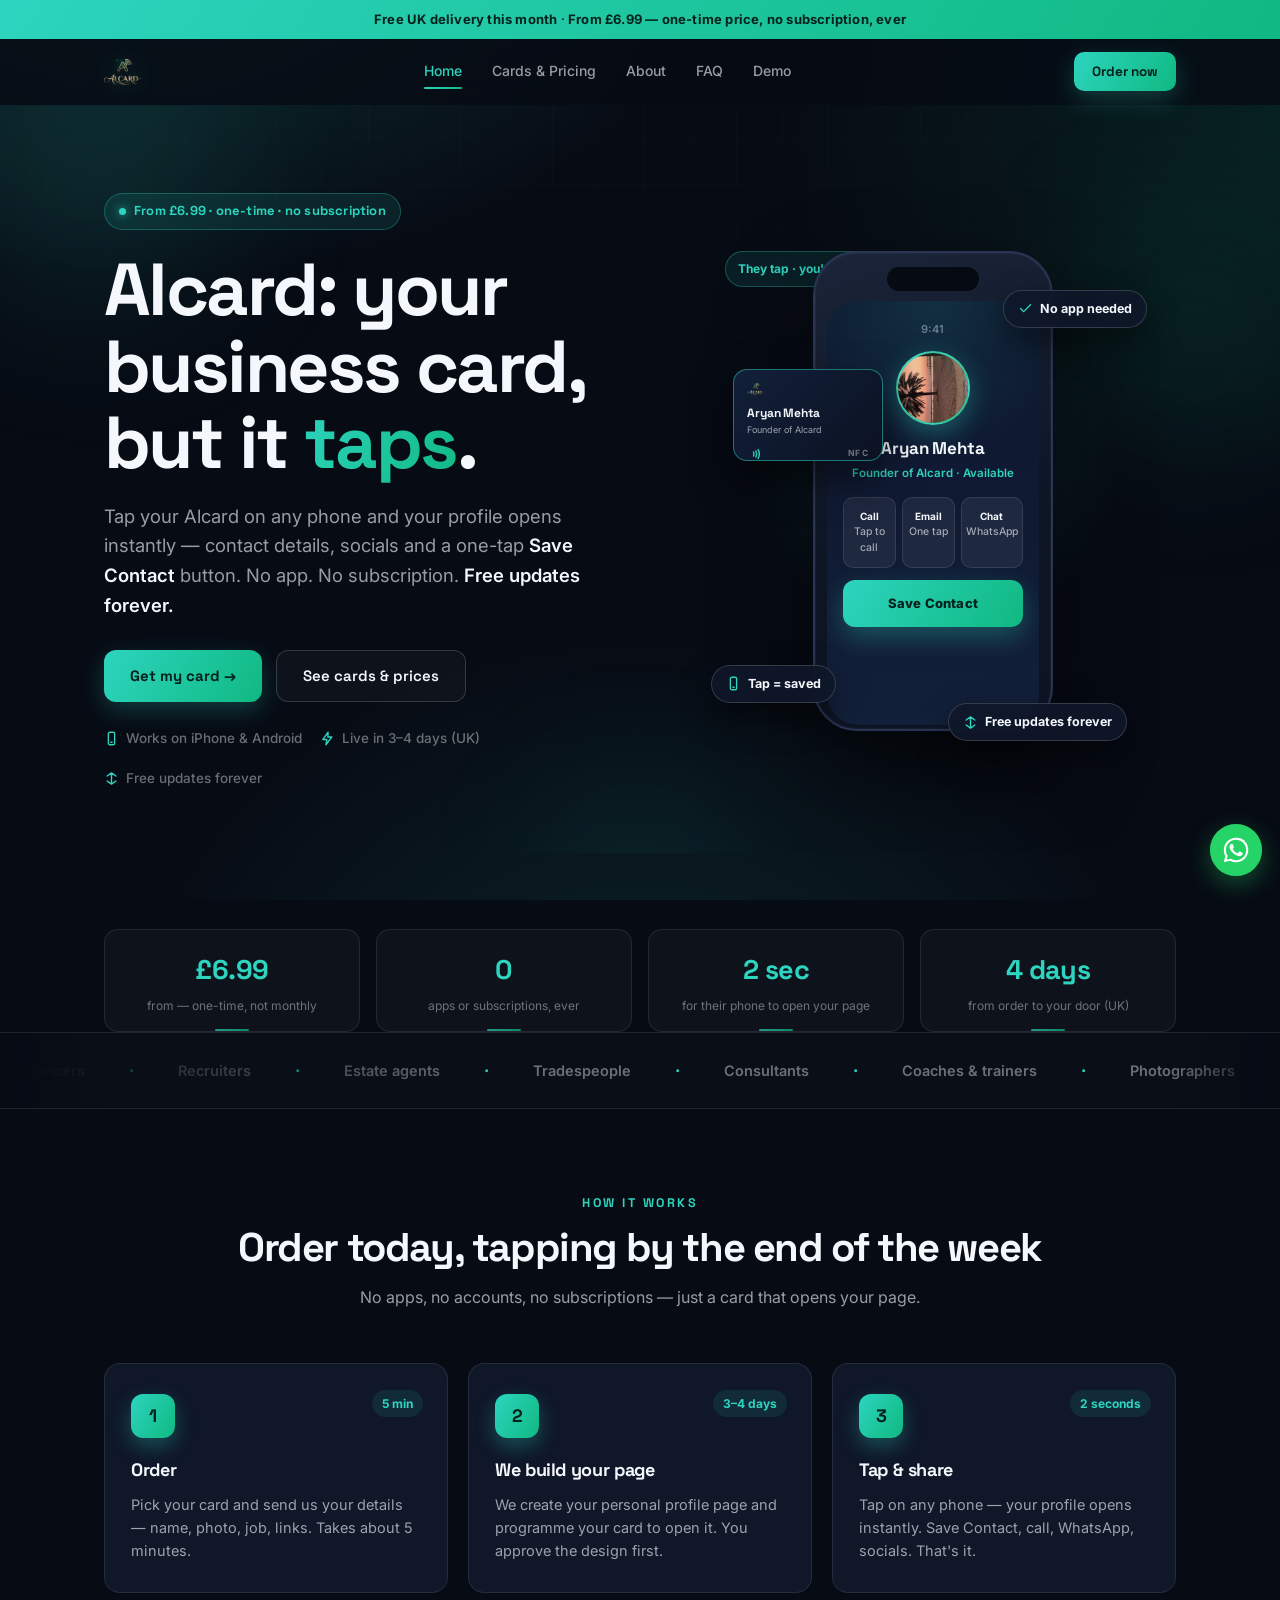
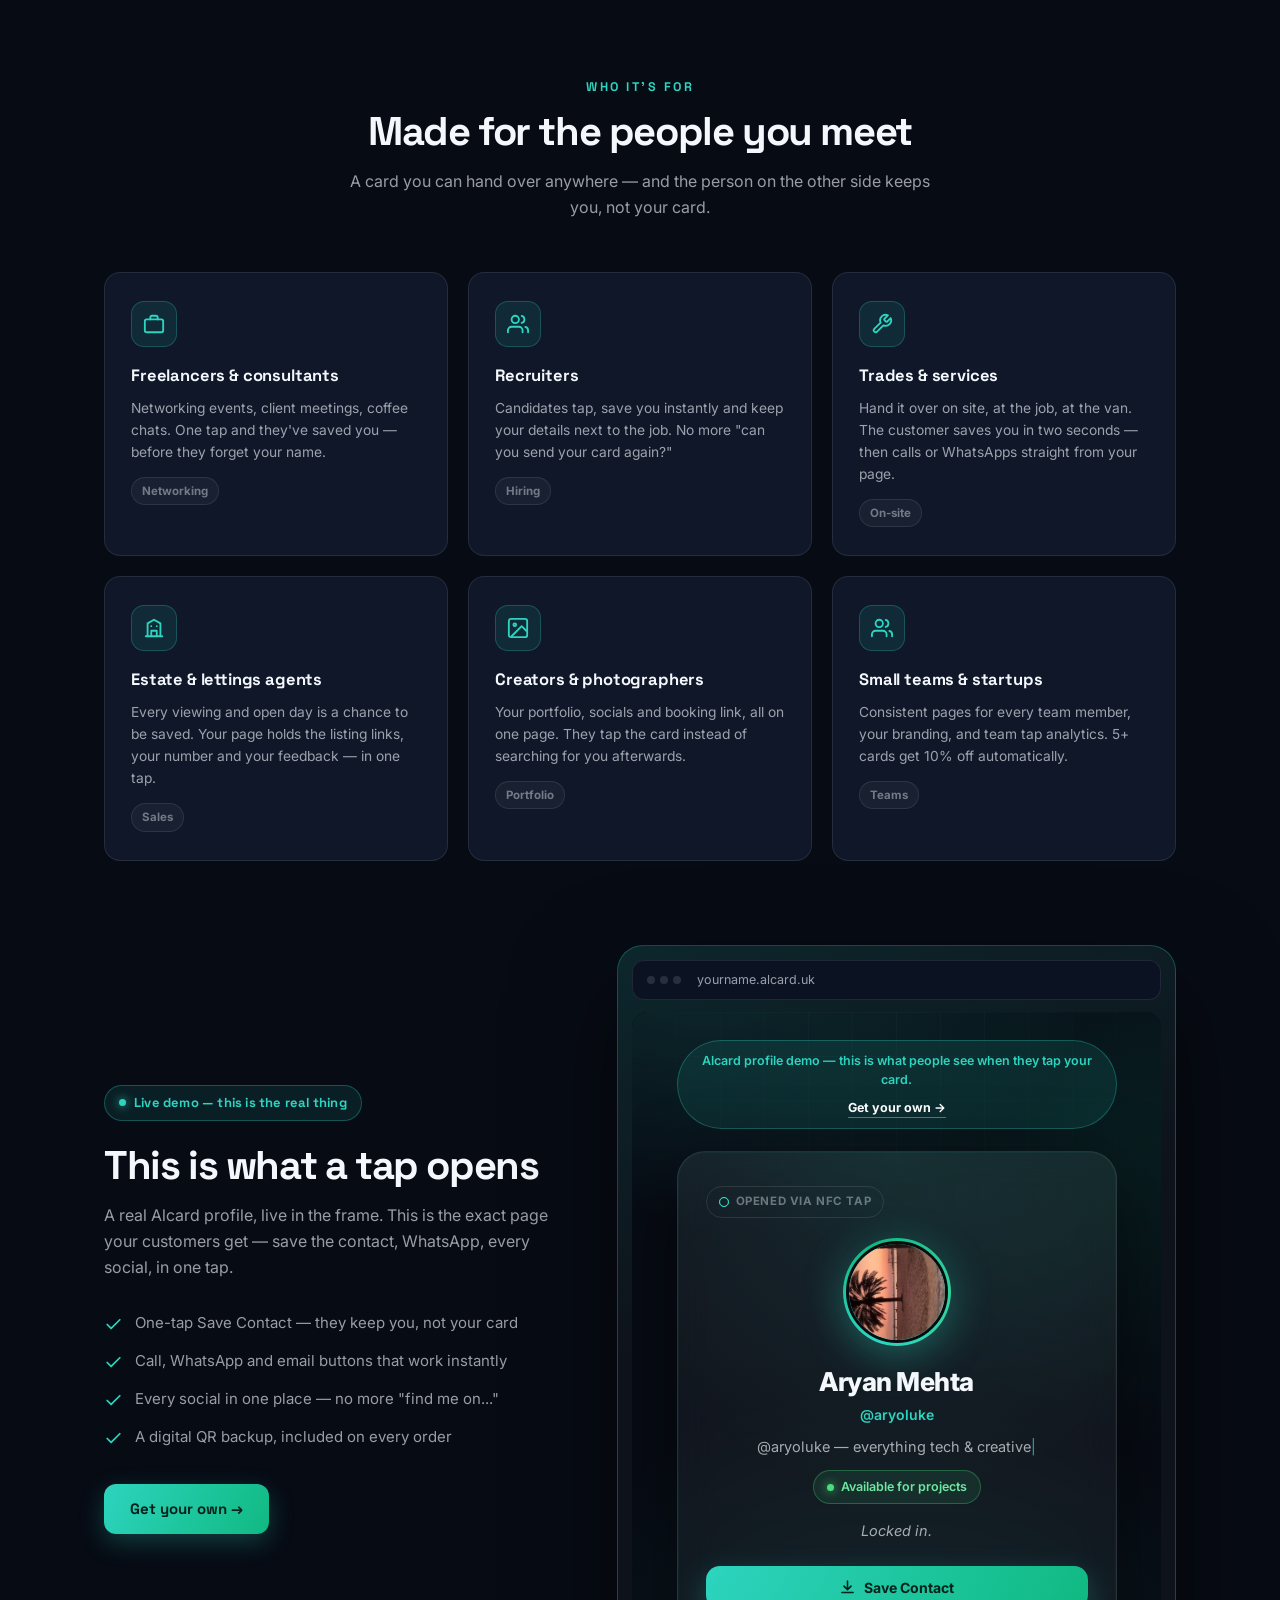
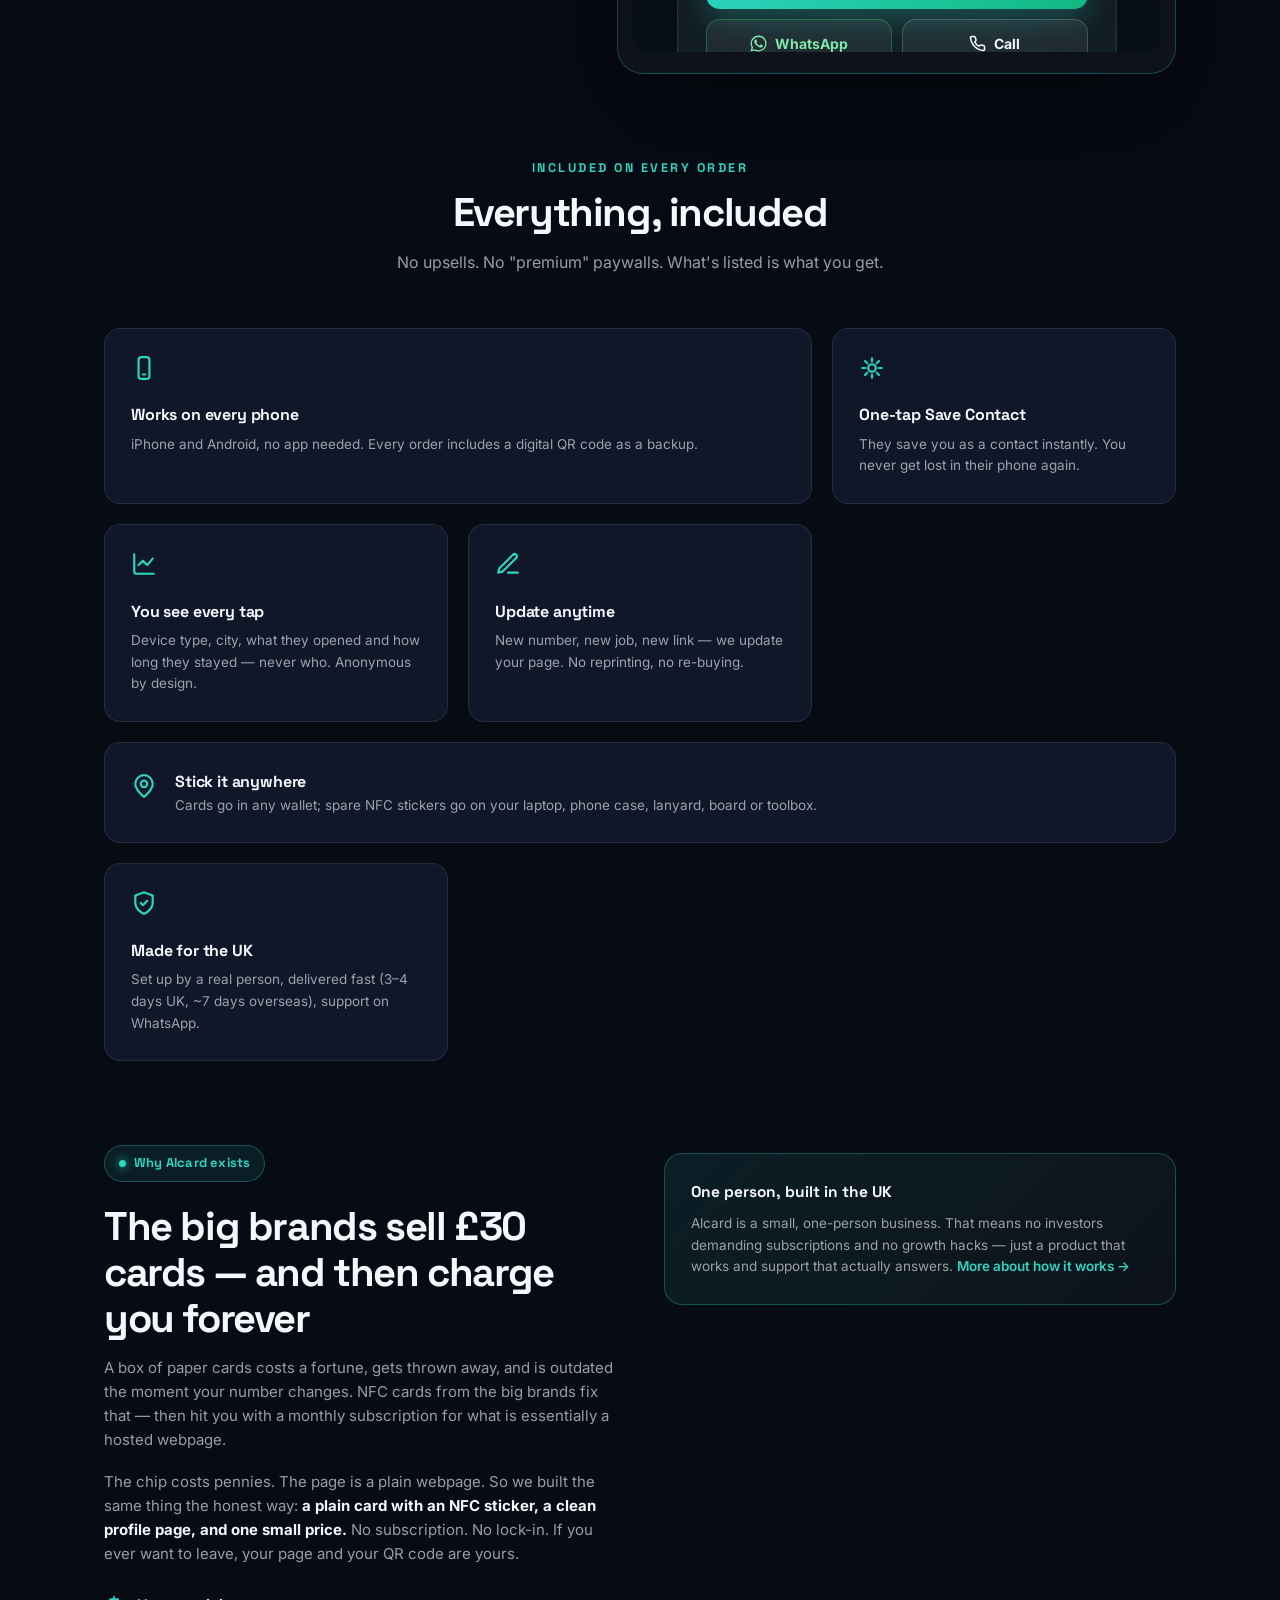
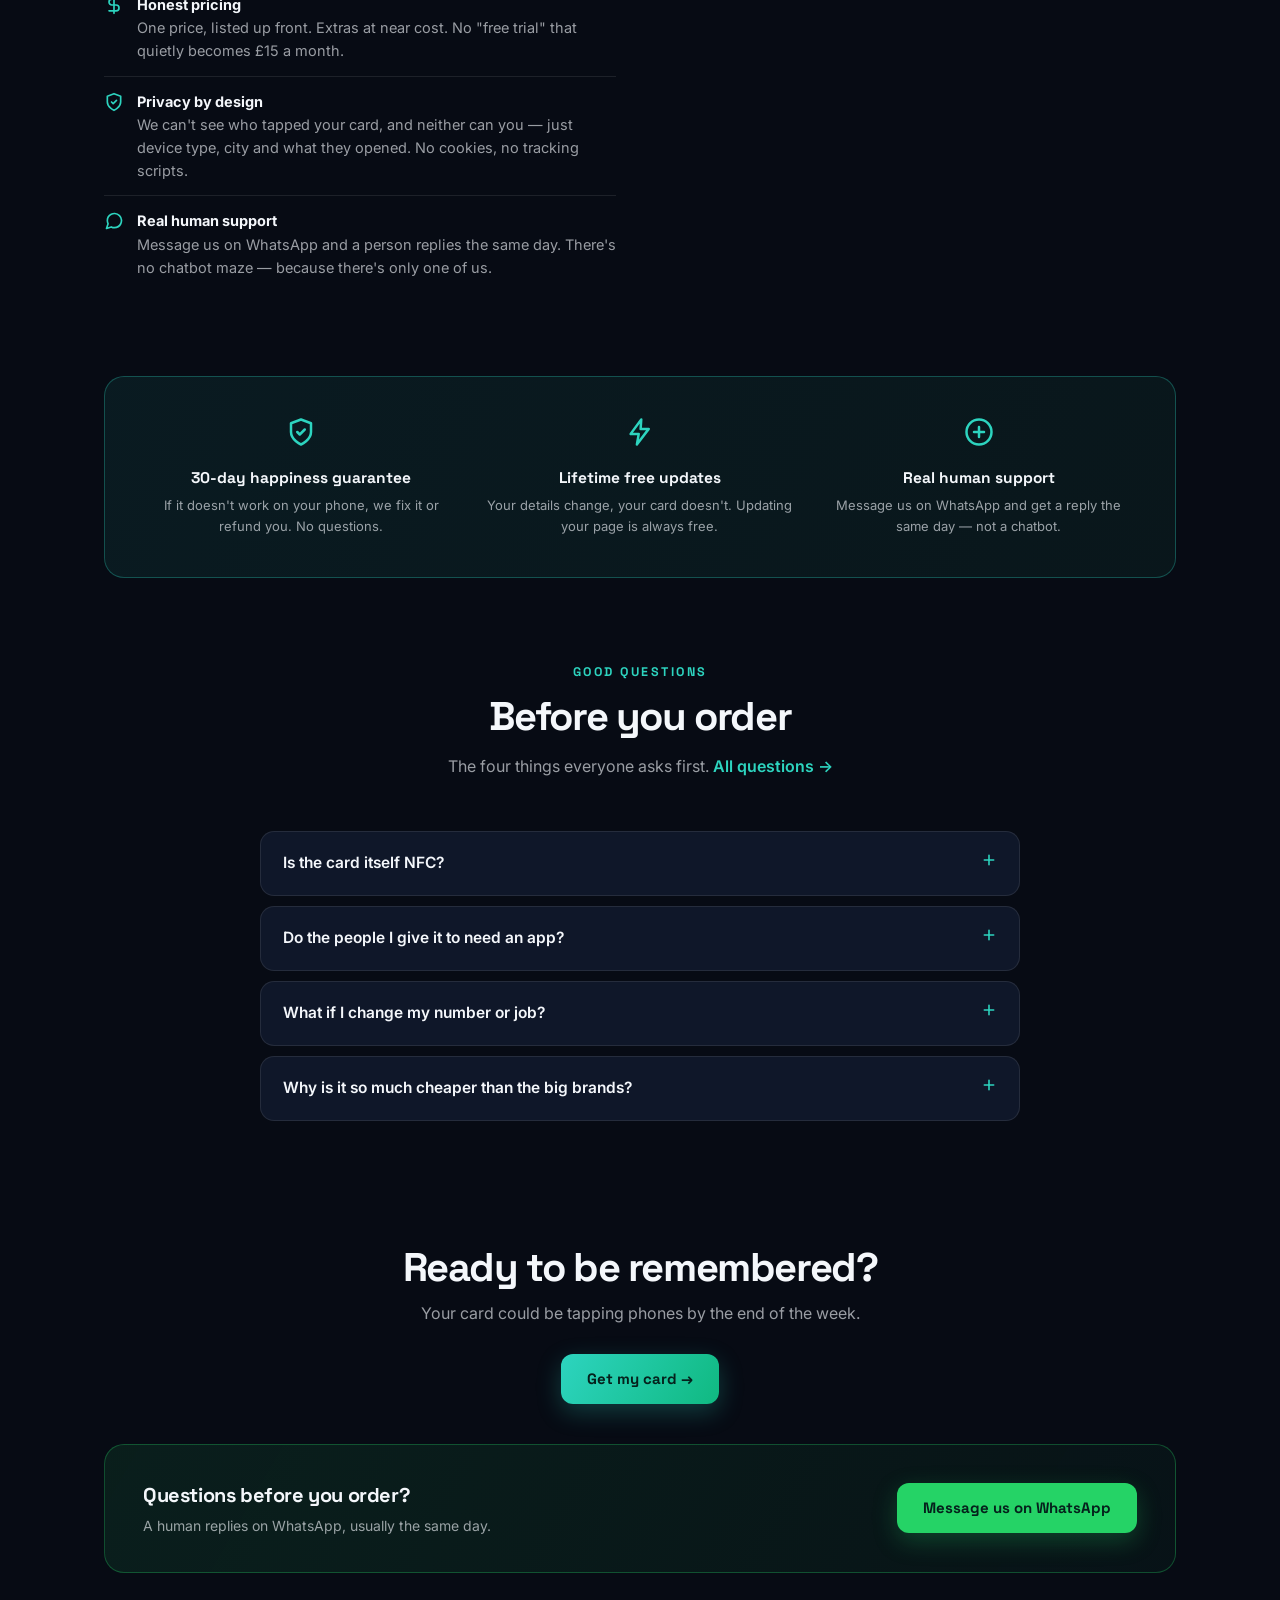
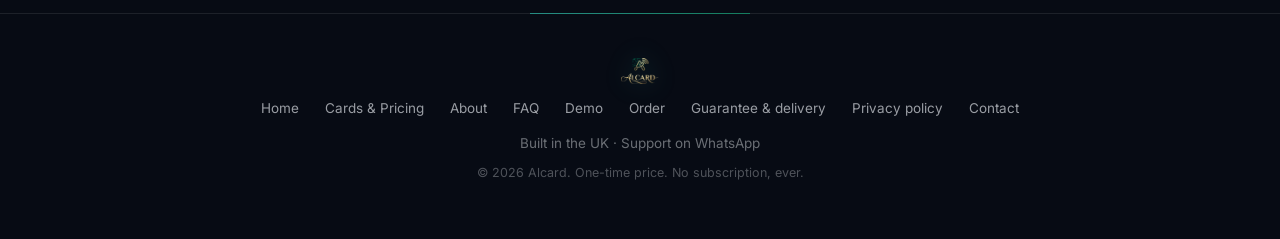
<file: index.html>
<!DOCTYPE html>
<html lang="en">
<head>
    <meta charset="UTF-8">
    <meta name="viewport" content="width=device-width, initial-scale=1.0">
    <title>Alcard — NFC Business Cards from £6.99 (no subscription)</title>
    <meta name="description" content="Tap your Alcard on any phone — your contact details, socials and Save Contact open instantly. From £6.99 one-time, no app, no subscription, free updates forever.">
    <meta property="og:title" content="Alcard — NFC Business Cards from £6.99">
    <meta property="og:description" content="One tap shares your contact details. No app. No subscription. Free updates forever.">
    <meta property="og:type" content="website">
    <meta property="og:url" content="https://aryoluke.github.io/alcard-shop/">
    <meta property="og:image" content="https://aryoluke.github.io/alcard-shop/og-image.png">
    <meta property="og:locale" content="en_GB">
    <meta property="og:site_name" content="Alcard">
    <meta name="twitter:card" content="summary_large_image">
    <meta name="twitter:title" content="Alcard — NFC Business Cards from £6.99">
    <meta name="twitter:description" content="One tap shares your contact details. No app. No subscription. Free updates forever.">
    <meta name="twitter:image" content="https://aryoluke.github.io/alcard-shop/og-image.png">
    <meta name="robots" content="index, follow">
    <link rel="canonical" href="https://aryoluke.github.io/alcard-shop/">
    <link rel="apple-touch-icon" href="apple-touch-icon.png">
    <meta name="theme-color" content="#070B14">
    <link rel="icon" href="mark.svg">
    <link rel="preconnect" href="https://fonts.googleapis.com">
    <link rel="preconnect" href="https://fonts.gstatic.com" crossorigin>
    <link href="https://fonts.googleapis.com/css2?family=Inter:wght@400;500;600;700;800;900&family=Space+Grotesk:wght@500;600;700&display=swap" rel="stylesheet">
    <link rel="stylesheet" href="style.css">
    <script type="application/ld+json">
    {
        "@context": "https://schema.org",
        "@graph": [
            {
                "@type": "Organization",
                "name": "Alcard",
                "url": "https://aryoluke.github.io/alcard-shop/",
                "logo": "https://aryoluke.github.io/alcard-shop/brand-logo.png",
                "description": "Affordable NFC business cards: tap your card on any phone and your contact profile opens instantly. No app, no subscription.",
                "email": "aryanjigar.jmehta@gmail.com",
                "areaServed": "GB"
            },
            {
                "@type": "WebSite",
                "name": "Alcard",
                "url": "https://aryoluke.github.io/alcard-shop/"
            }
        ]
    }
    </script>
</head>
<body class="has-cta">
    <a class="skip-link" href="#main">Skip to content</a>
    <div class="announce">Free UK delivery this month <span>·</span> From £6.99 — one-time price, no subscription, ever</div>

    <nav>
        <div class="nav-inner">
            <a class="logo" href="index.html"><img class="logo-img" src="brand-logo.png" alt="Alcard"></a>
            <div class="nav-links" id="navLinks">
                <a href="index.html" class="active">Home</a>
                <a href="cards.html">Cards &amp; Pricing</a>
                <a href="about.html">About</a>
                <a href="faq.html">FAQ</a>
                <a href="model.html">Demo</a>
            </div>
            <div class="nav-actions">
                <a class="btn small" href="order.html">Order now</a>
                <button class="menu-btn" id="menuBtn" type="button" aria-label="Open menu" aria-expanded="false" aria-controls="navLinks"><span></span><span></span><span></span></button>
            </div>
        </div>
    </nav>

    <main id="main">

    <header class="hero" id="top">
        <div class="aurora" aria-hidden="true"><span class="orb o1"></span><span class="orb o2"></span><span class="orb o3"></span></div>
        <div class="container hero-grid">
            <div>
                <div class="kicker reveal in"><span class="pulse"></span>From £6.99 · one-time · no subscription</div>
                <h1 class="reveal in">Alcard: your business card,<br>but it <span class="grad">taps</span>.</h1>
                <p class="hero-sub reveal in">Tap your Alcard on any phone and your profile opens instantly — contact details, socials and a one-tap <strong>Save Contact</strong> button. No app. No subscription. <strong>Free updates forever.</strong></p>
                <div class="hero-ctas reveal in">
                    <a class="btn" href="order.html">Get my card →</a>
                    <a class="btn ghost" href="cards.html">See cards &amp; prices</a>
                </div>
                <div class="hero-trust reveal in">
                    <span><svg viewBox="0 0 24 24" fill="none" stroke-width="2.2" stroke-linecap="round" stroke-linejoin="round"><rect x="7" y="2" width="10" height="20" rx="2.5"/><line x1="11" y1="18" x2="13" y2="18"/></svg>Works on iPhone &amp; Android</span>
                    <span><svg viewBox="0 0 24 24" fill="none" stroke-width="2.2" stroke-linecap="round" stroke-linejoin="round"><path d="M13 2 4.5 13.5H11L9.5 22 19 9.5h-6.5L13 2z"/></svg>Live in 3–4 days (UK)</span>
                    <span><svg viewBox="0 0 24 24" fill="none" stroke-width="2.2" stroke-linecap="round" stroke-linejoin="round"><path d="M12 3v18M5 8l7-5 7 5M5 16l7 5 7-5"/></svg>Free updates forever</span>
                </div>
            </div>

            <div class="stage reveal in">
                <div class="float-note">They tap · you're saved</div>
                <span class="chip-float cf-1"><svg viewBox="0 0 24 24" fill="none" stroke-width="2.2" stroke-linecap="round" stroke-linejoin="round"><path d="M20 6 9 17l-5-5"/></svg>No app needed</span>
                <span class="chip-float cf-2"><svg viewBox="0 0 24 24" fill="none" stroke-width="2.2" stroke-linecap="round" stroke-linejoin="round"><rect x="7" y="2" width="10" height="20" rx="2.5"/><line x1="11" y1="18" x2="13" y2="18"/></svg>Tap = saved</span>
                <span class="chip-float cf-3"><svg viewBox="0 0 24 24" fill="none" stroke-width="2.2" stroke-linecap="round" stroke-linejoin="round"><path d="M12 3v18M5 8l7-5 7 5M5 16l7 5 7-5"/></svg>Free updates forever</span>
                <div class="phone">
                    <div class="notch"></div>
                    <div class="screen">
                        <div class="time">9:41</div>
                        <div class="ava"><img src="model-photo.jpg" alt="Aryan Mehta" loading="lazy"></div>
                        <div class="nm">Aryan Mehta</div>
                        <div class="st">Founder of Alcard · Available</div>
                        <div class="row">
                            <div class="chip"><b>Call</b>Tap to call</div>
                            <div class="chip"><b>Email</b>One tap</div>
                            <div class="chip"><b>Chat</b>WhatsApp</div>
                        </div>
                        <div class="save">Save Contact</div>
                    </div>
                    <span class="tap-ring r2"></span>
                    <span class="tap-ring r3"></span>
                    <span class="tap-ring r4"></span>
                </div>
                <div class="tap-card">
                    <div class="tc-logo"><img src="brand-logo.png" alt="Alcard"></div>
                    <div class="tc-name">Aryan Mehta</div>
                    <div class="tc-role">Founder of Alcard</div>
                    <div class="tc-nfc">
                        <svg viewBox="0 0 24 24" fill="none" stroke-width="2.4" stroke-linecap="round"><path d="M6 8.5a8 8 0 0 1 0 7M10 6.5a12 12 0 0 1 0 11M14 4.5a16 16 0 0 1 0 15"/></svg>
                        <span>NFC</span>
                    </div>
                </div>
            </div>
        </div>
    </header>

    <section class="reveal" style="padding: 46px 0 0">
        <div class="container">
            <div class="stats-row">
                <div class="stat"><b data-count="6.99" data-prefix="£" data-decimals="2">£0.00</b><span>from — one-time, not monthly</span></div>
                <div class="stat"><b data-count="0">0</b><span>apps or subscriptions, ever</span></div>
                <div class="stat"><b data-count="2" data-suffix=" sec">2 sec</b><span>for their phone to open your page</span></div>
                <div class="stat"><b data-count="4" data-suffix=" days">4 days</b><span>from order to your door (UK)</span></div>
            </div>
        </div>
    </section>

    <section class="marquee" aria-hidden="true">
        <div class="marquee-track">
            <span>Freelancers</span><span>Recruiters</span><span>Estate agents</span><span>Tradespeople</span><span>Consultants</span><span>Coaches &amp; trainers</span><span>Photographers</span><span>Creators</span><span>Contractors</span><span>Sales teams</span><span>Startups</span><span>Founders</span><span>Freelancers</span><span>Recruiters</span><span>Estate agents</span><span>Tradespeople</span><span>Consultants</span><span>Coaches &amp; trainers</span><span>Photographers</span><span>Creators</span><span>Contractors</span><span>Sales teams</span><span>Startups</span><span>Founders</span>
        </div>
    </section>

    <section id="how" class="reveal">
        <div class="container">
            <div class="eyebrow">How it works</div>
            <h2>Order today, tapping by the end of the week</h2>
            <p class="sub">No apps, no accounts, no subscriptions — just a card that opens your page.</p>
            <div class="steps">
                <div class="step">
                    <div class="num">1</div>
                    <h3>Order</h3>
                    <p>Pick your card and send us your details — name, photo, job, links. Takes about 5 minutes.</p>
                    <span class="time">5 min</span>
                </div>
                <div class="step">
                    <div class="num">2</div>
                    <h3>We build your page</h3>
                    <p>We create your personal profile page and programme your card to open it. You approve the design first.</p>
                    <span class="time">3–4 days</span>
                </div>
                <div class="step">
                    <div class="num">3</div>
                    <h3>Tap &amp; share</h3>
                    <p>Tap on any phone — your profile opens instantly. Save Contact, call, WhatsApp, socials. That's it.</p>
                    <span class="time">2 seconds</span>
                </div>
            </div>
        </div>
    </section>

    <section id="usecases" class="reveal" style="padding-top: 0">
        <div class="container">
            <div class="eyebrow">Who it's for</div>
            <h2>Made for the people you meet</h2>
            <p class="sub">A card you can hand over anywhere — and the person on the other side keeps you, not your card.</p>
            <div class="use-grid">
                <div class="use-card">
                    <div class="u-ico"><svg viewBox="0 0 24 24" fill="none" stroke-width="2" stroke-linecap="round" stroke-linejoin="round"><rect x="2" y="7" width="20" height="14" rx="2"/><path d="M16 7V5a2 2 0 0 0-2-2h-4a2 2 0 0 0-2 2v2"/></svg></div>
                    <h4>Freelancers &amp; consultants</h4>
                    <p>Networking events, client meetings, coffee chats. One tap and they've saved you — before they forget your name.</p>
                    <span class="u-tag">Networking</span>
                </div>
                <div class="use-card">
                    <div class="u-ico"><svg viewBox="0 0 24 24" fill="none" stroke-width="2" stroke-linecap="round" stroke-linejoin="round"><path d="M17 21v-2a4 4 0 0 0-4-4H5a4 4 0 0 0-4 4v2"/><circle cx="9" cy="7" r="4"/><path d="M23 21v-2a4 4 0 0 0-3-3.87M16 3.13a4 4 0 0 1 0 7.75"/></svg></div>
                    <h4>Recruiters</h4>
                    <p>Candidates tap, save you instantly and keep your details next to the job. No more "can you send your card again?"</p>
                    <span class="u-tag">Hiring</span>
                </div>
                <div class="use-card">
                    <div class="u-ico"><svg viewBox="0 0 24 24" fill="none" stroke-width="2" stroke-linecap="round" stroke-linejoin="round"><path d="M14.7 6.3a1 1 0 0 0 0 1.4l1.6 1.6a1 1 0 0 0 1.4 0l3.77-3.77a6 6 0 0 1-7.94 7.94l-6.91 6.91a2.12 2.12 0 0 1-3-3l6.91-6.91a6 6 0 0 1 7.94-7.94l-3.76 3.76z"/></svg></div>
                    <h4>Trades &amp; services</h4>
                    <p>Hand it over on site, at the job, at the van. The customer saves you in two seconds — then calls or WhatsApps straight from your page.</p>
                    <span class="u-tag">On-site</span>
                </div>
                <div class="use-card">
                    <div class="u-ico"><svg viewBox="0 0 24 24" fill="none" stroke-width="2" stroke-linecap="round" stroke-linejoin="round"><path d="M3 21h18M5 21V7l7-4 7 4v14"/><path d="M9 21v-6h6v6M9 10h.01M15 10h.01"/></svg></div>
                    <h4>Estate &amp; lettings agents</h4>
                    <p>Every viewing and open day is a chance to be saved. Your page holds the listing links, your number and your feedback — in one tap.</p>
                    <span class="u-tag">Sales</span>
                </div>
                <div class="use-card">
                    <div class="u-ico"><svg viewBox="0 0 24 24" fill="none" stroke-width="2" stroke-linecap="round" stroke-linejoin="round"><rect x="2" y="2" width="20" height="20" rx="2.5"/><circle cx="8.5" cy="8.5" r="1.5"/><path d="m21 15-5-5L5 21"/></svg></div>
                    <h4>Creators &amp; photographers</h4>
                    <p>Your portfolio, socials and booking link, all on one page. They tap the card instead of searching for you afterwards.</p>
                    <span class="u-tag">Portfolio</span>
                </div>
                <div class="use-card">
                    <div class="u-ico"><svg viewBox="0 0 24 24" fill="none" stroke-width="2" stroke-linecap="round" stroke-linejoin="round"><path d="M17 21v-2a4 4 0 0 0-4-4H5a4 4 0 0 0-4 4v2"/><circle cx="9" cy="7" r="4"/><path d="M23 21v-2a4 4 0 0 0-3-3.87M16 3.13a4 4 0 0 1 0 7.75"/></svg></div>
                    <h4>Small teams &amp; startups</h4>
                    <p>Consistent pages for every team member, your branding, and team tap analytics. 5+ cards get 10% off automatically.</p>
                    <span class="u-tag">Teams</span>
                </div>
            </div>
        </div>
    </section>

    <section id="demo" class="reveal" style="padding-top: 0">
        <div class="container">
            <div class="demo-grid">
                <div>
                    <div class="kicker"><span class="pulse"></span>Live demo — this is the real thing</div>
                    <h2>This is what a tap opens</h2>
                    <p class="sub">A real Alcard profile, live in the frame. This is the exact page your customers get — save the contact, WhatsApp, every social, in one tap.</p>
                    <ul class="demo-list">
                        <li><svg viewBox="0 0 24 24" fill="none" stroke-width="2.2" stroke-linecap="round" stroke-linejoin="round"><path d="M20 6 9 17l-5-5"/></svg>One-tap Save Contact — they keep you, not your card</li>
                        <li><svg viewBox="0 0 24 24" fill="none" stroke-width="2.2" stroke-linecap="round" stroke-linejoin="round"><path d="M20 6 9 17l-5-5"/></svg>Call, WhatsApp and email buttons that work instantly</li>
                        <li><svg viewBox="0 0 24 24" fill="none" stroke-width="2.2" stroke-linecap="round" stroke-linejoin="round"><path d="M20 6 9 17l-5-5"/></svg>Every social in one place — no more "find me on..."</li>
                        <li><svg viewBox="0 0 24 24" fill="none" stroke-width="2.2" stroke-linecap="round" stroke-linejoin="round"><path d="M20 6 9 17l-5-5"/></svg>A digital QR backup, included on every order</li>
                    </ul>
                    <a class="btn" href="order.html">Get your own →</a>
                </div>
                <div class="demo-frame reveal">
                    <div class="urlbar">
                        <span class="dots"><span></span><span></span><span></span></span>
                        <code>yourname.alcard.uk</code>
                    </div>
                    <iframe src="model.html" title="Alcard profile demo" loading="lazy"></iframe>
                </div>
            </div>
        </div>
    </section>

    <section id="included" class="reveal" style="padding-top: 0">
        <div class="container">
            <div class="eyebrow">Included on every order</div>
            <h2>Everything, included</h2>
            <p class="sub">No upsells. No "premium" paywalls. What's listed is what you get.</p>
            <div class="inc-grid">
                <div class="inc wide">
                    <svg viewBox="0 0 24 24" fill="none" stroke-width="2" stroke-linecap="round" stroke-linejoin="round"><rect x="7" y="2" width="10" height="20" rx="2.5"/><line x1="11" y1="18" x2="13" y2="18"/></svg>
                    <h4>Works on every phone</h4>
                    <p>iPhone and Android, no app needed. Every order includes a digital QR code as a backup.</p>
                </div>
                <div class="inc">
                    <svg viewBox="0 0 24 24" fill="none" stroke-width="2" stroke-linecap="round" stroke-linejoin="round"><path d="M12 3v3M12 18v3M3 12h3M18 12h3M5.6 5.6l2.1 2.1M16.3 16.3l2.1 2.1M5.6 18.4l2.1-2.1M16.3 7.7l2.1-2.1"/><circle cx="12" cy="12" r="3.5"/></svg>
                    <h4>One-tap Save Contact</h4>
                    <p>They save you as a contact instantly. You never get lost in their phone again.</p>
                </div>
                <div class="inc">
                    <svg viewBox="0 0 24 24" fill="none" stroke-width="2" stroke-linecap="round" stroke-linejoin="round"><path d="M3 3v16a2 2 0 0 0 2 2h16"/><path d="M7 13l4-4 4 4 5-6"/></svg>
                    <h4>You see every tap</h4>
                    <p>Device type, city, what they opened and how long they stayed — never who. Anonymous by design.</p>
                </div>
                <div class="inc">
                    <svg viewBox="0 0 24 24" fill="none" stroke-width="2" stroke-linecap="round" stroke-linejoin="round"><path d="M12 20h9"/><path d="M16.5 3.5a2.1 2.1 0 0 1 3 3L7 19l-4 1 1-4L16.5 3.5z"/></svg>
                    <h4>Update anytime</h4>
                    <p>New number, new job, new link — we update your page. No reprinting, no re-buying.</p>
                </div>
                <div class="inc full">
                    <svg viewBox="0 0 24 24" fill="none" stroke-width="2" stroke-linecap="round" stroke-linejoin="round"><path d="M20 10c0 6-8 12-8 12s-8-6-8-12a8 8 0 0 1 16 0z"/><circle cx="12" cy="10" r="3"/></svg>
                    <h4>Stick it anywhere</h4>
                    <p>Cards go in any wallet; spare NFC stickers go on your laptop, phone case, lanyard, board or toolbox.</p>
                </div>
                <div class="inc">
                    <svg viewBox="0 0 24 24" fill="none" stroke-width="2" stroke-linecap="round" stroke-linejoin="round"><path d="M12 22s8-3.5 8-10V5l-8-3-8 3v7c0 6.5 8 10 8 10z"/><path d="m9 12 2 2 4-4"/></svg>
                    <h4>Made for the UK</h4>
                    <p>Set up by a real person, delivered fast (3–4 days UK, ~7 days overseas), support on WhatsApp.</p>
                </div>
            </div>
        </div>
    </section>

    <section id="story" class="reveal" style="padding-top: 0">
        <div class="container">
            <div class="story-grid">
                <div>
                    <div class="kicker"><span class="pulse"></span>Why Alcard exists</div>
                    <h2>The big brands sell £30 cards — and then charge you forever</h2>
                    <p class="sub">A box of paper cards costs a fortune, gets thrown away, and is outdated the moment your number changes. NFC cards from the big brands fix that — then hit you with a monthly subscription for what is essentially a hosted webpage.</p>
                    <p>The chip costs pennies. The page is a plain webpage. So we built the same thing the honest way: <strong>a plain card with an NFC sticker, a clean profile page, and one small price.</strong> No subscription. No lock-in. If you ever want to leave, your page and your QR code are yours.</p>
                    <ul class="values">
                        <li><svg viewBox="0 0 24 24" fill="none" stroke-width="2" stroke-linecap="round" stroke-linejoin="round"><path d="M12 2v20M17 5H9.5a3.5 3.5 0 0 0 0 7h5a3.5 3.5 0 0 1 0 7H6"/></svg><div><b>Honest pricing</b>One price, listed up front. Extras at near cost. No "free trial" that quietly becomes £15 a month.</div></li>
                        <li><svg viewBox="0 0 24 24" fill="none" stroke-width="2" stroke-linecap="round" stroke-linejoin="round"><path d="M12 22s8-3.5 8-10V5l-8-3-8 3v7c0 6.5 8 10 8 10z"/><path d="m9 12 2 2 4-4"/></svg><div><b>Privacy by design</b>We can't see who tapped your card, and neither can you — just device type, city and what they opened. No cookies, no tracking scripts.</div></li>
                        <li><svg viewBox="0 0 24 24" fill="none" stroke-width="2" stroke-linecap="round" stroke-linejoin="round"><path d="M21 11.5a8.38 8.38 0 0 1-.9 3.8 8.5 8.5 0 0 1-7.6 4.7 8.38 8.38 0 0 1-3.8-.9L3 21l1.9-5.7a8.38 8.38 0 0 1-.9-3.8 8.5 8.5 0 0 1 4.7-7.6 8.38 8.38 0 0 1 3.8-.9h.5a8.48 8.48 0 0 1 8 8v.5z"/></svg><div><b>Real human support</b>Message us on WhatsApp and a person replies the same day. There's no chatbot maze — because there's only one of us.</div></li>
                    </ul>
                </div>
                <div>
                    <div class="story-note">
                        <h4>One person, built in the UK</h4>
                        <p>Alcard is a small, one-person business. That means no investors demanding subscriptions and no growth hacks — just a product that works and support that actually answers. <a href="about.html" style="color: var(--accent); font-weight: 600; text-decoration: none;">More about how it works →</a></p>
                    </div>
                </div>
            </div>
        </div>
    </section>

    <section id="guarantee" class="reveal" style="padding-top: 0">
        <div class="container">
            <div class="guarantee">
                <div class="g">
                    <svg viewBox="0 0 24 24" fill="none" stroke-width="2" stroke-linecap="round" stroke-linejoin="round"><path d="M12 22s8-3.5 8-10V5l-8-3-8 3v7c0 6.5 8 10 8 10z"/><path d="m9 12 2 2 4-4"/></svg>
                    <h4>30-day happiness guarantee</h4>
                    <p>If it doesn't work on your phone, we fix it or refund you. No questions.</p>
                </div>
                <div class="g">
                    <svg viewBox="0 0 24 24" fill="none" stroke-width="2" stroke-linecap="round" stroke-linejoin="round"><path d="M13 2 4.5 13.5H11L9.5 22 19 9.5h-6.5L13 2z"/></svg>
                    <h4>Lifetime free updates</h4>
                    <p>Your details change, your card doesn't. Updating your page is always free.</p>
                </div>
                <div class="g">
                    <svg viewBox="0 0 24 24" fill="none" stroke-width="2" stroke-linecap="round" stroke-linejoin="round"><circle cx="12" cy="12" r="10"/><path d="M8 12h8M12 8v8"/></svg>
                    <h4>Real human support</h4>
                    <p>Message us on WhatsApp and get a reply the same day — not a chatbot.</p>
                </div>
            </div>
        </div>
    </section>

    <section id="faq-home" class="reveal" style="padding-top: 0">
        <div class="container">
            <div class="eyebrow">Good questions</div>
            <h2>Before you order</h2>
            <p class="sub">The four things everyone asks first. <a href="faq.html" style="color: var(--accent); font-weight: 600; text-decoration: none;">All questions →</a></p>
            <div class="faq-list">
                <details>
                    <summary>Is the card itself NFC?<span class="chev"><svg width="16" height="16" viewBox="0 0 24 24" fill="none" stroke="currentColor" stroke-width="2.4" stroke-linecap="round"><path d="M12 5v14M5 12h14"/></svg></span></summary>
                    <p>No — the card is a plain card, and the NFC chip is a sticker attached to it. Tap the sticker. Same result as an NFC-embedded card, at a fraction of the price.</p>
                </details>
                <details>
                    <summary>Do the people I give it to need an app?<span class="chev"><svg width="16" height="16" viewBox="0 0 24 24" fill="none" stroke="currentColor" stroke-width="2.4" stroke-linecap="round"><path d="M12 5v14M5 12h14"/></svg></span></summary>
                    <p>No. Their phone opens your profile page in the browser automatically — contact details, socials and Save Contact. That's the whole point.</p>
                </details>
                <details>
                    <summary>What if I change my number or job?<span class="chev"><svg width="16" height="16" viewBox="0 0 24 24" fill="none" stroke="currentColor" stroke-width="2.4" stroke-linecap="round"><path d="M12 5v14M5 12h14"/></svg></span></summary>
                    <p>Message us and we update your profile page — free, forever. Your card never goes out of date, unlike paper cards.</p>
                </details>
                <details>
                    <summary>Why is it so much cheaper than the big brands?<span class="chev"><svg width="16" height="16" viewBox="0 0 24 24" fill="none" stroke="currentColor" stroke-width="2.4" stroke-linecap="round"><path d="M12 5v14M5 12h14"/></svg></span></summary>
                    <p>NFC chips cost pennies, your profile is hosted on free infrastructure, and setup is largely automated. We charge one small price, and extras at near cost.</p>
                </details>
            </div>
        </div>
    </section>

    <section class="final-cta">
        <div class="container">
            <h2>Ready to be remembered?</h2>
            <p>Your card could be tapping phones by the end of the week.</p>
            <a class="btn" href="order.html">Get my card →</a>
        </div>
    </section>

    <section class="reveal" style="padding: 40px 0 0">
        <div class="container">
            <div class="wa-band">
                <div>
                    <h3>Questions before you order?</h3>
                    <p>A human replies on WhatsApp, usually the same day.</p>
                </div>
                <a class="btn whatsapp" href="https://wa.me/447777940152?text=Hi!%20I%27ve%20got%20a%20question%20about%20Alcard." target="_blank" rel="noopener">Message us on WhatsApp</a>
            </div>
        </div>
    </section>

    </main>

    <footer>
        <a class="logo" href="index.html"><img class="logo-img" src="brand-logo.png" alt="Alcard"></a>
        <div class="f-links">
            <a href="index.html">Home</a>
            <a href="cards.html">Cards &amp; Pricing</a>
            <a href="about.html">About</a>
            <a href="faq.html">FAQ</a>
            <a href="model.html">Demo</a>
            <a href="order.html">Order</a>
            <a href="guarantee.html">Guarantee &amp; delivery</a>
            <a href="privacy.html">Privacy policy</a>
            <a href="mailto:aryanjigar.jmehta@gmail.com">Contact</a>
        </div>
        <p>Built in the UK · Support on WhatsApp</p>
        <p class="f-note" style="margin-top:8px">© <span class="js-year">2026</span> Alcard. One-time price. No subscription, ever.</p>
    </footer>

    <a class="mobile-cta" href="order.html">Get my card →</a>

    <script src="site.js"></script>
</body>
</html>
</file>
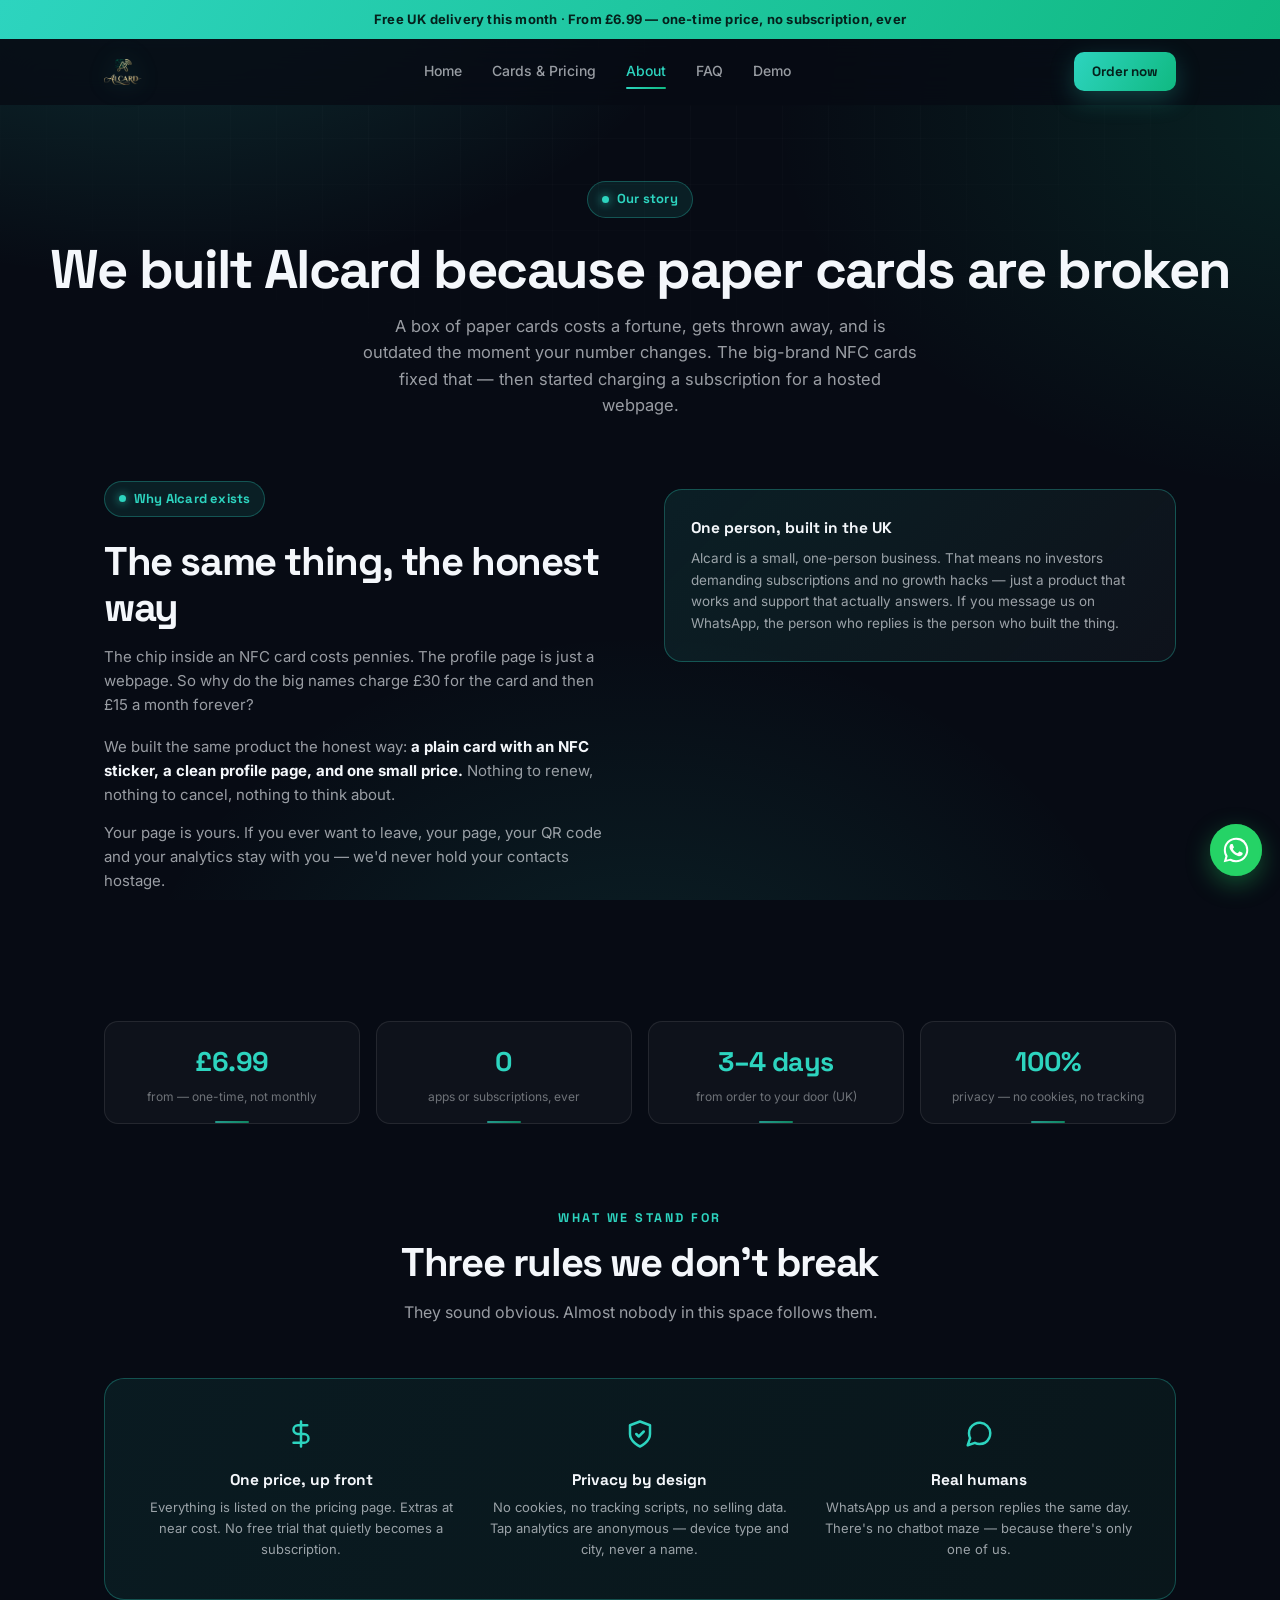
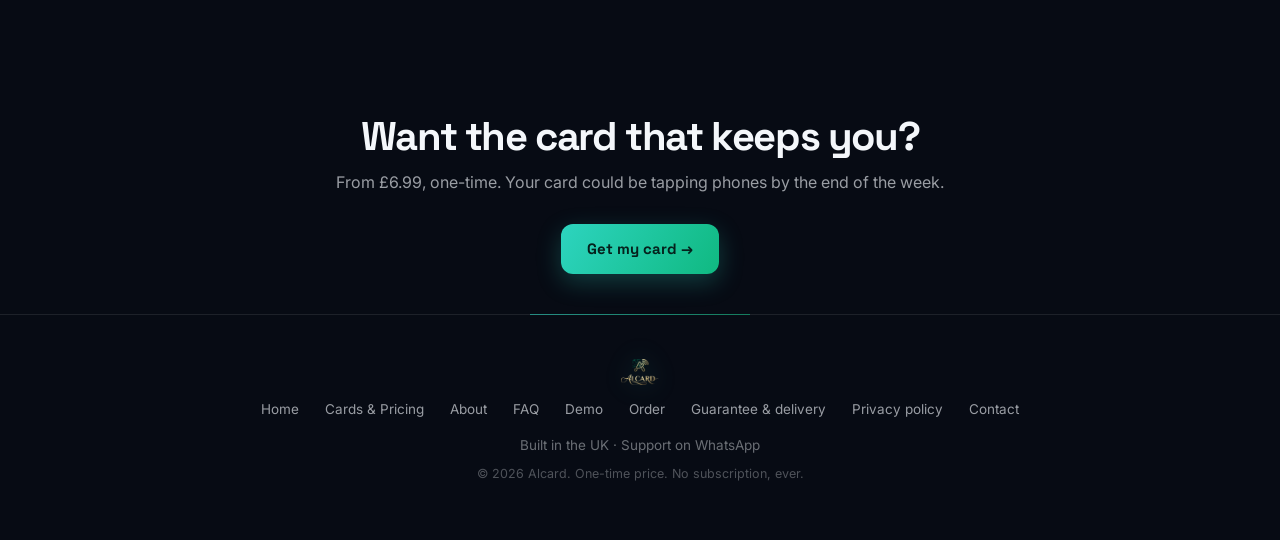
<file: about.html>
<!DOCTYPE html>
<html lang="en">
<head>
    <meta charset="UTF-8">
    <meta name="viewport" content="width=device-width, initial-scale=1.0">
    <title>About — Alcard</title>
    <meta name="description" content="Alcard is a small, one-person UK business. We make NFC business cards that work on every phone — one small price, no subscription, ever.">
    <meta property="og:title" content="About — Alcard">
    <meta property="og:description" content="Why we built Alcard: a business card that taps, for one small price, with no subscription. One person, built in the UK.">
    <meta property="og:type" content="website">
    <meta name="twitter:title" content="About — Alcard">
    <meta name="twitter:description" content="Why we built Alcard: a business card that taps, for one small price, with no subscription. One person, built in the UK.">
    <meta property="og:url" content="https://aryoluke.github.io/alcard-shop/about.html">
    <meta property="og:image" content="https://aryoluke.github.io/alcard-shop/og-image.png">
    <meta property="og:locale" content="en_GB">
    <meta property="og:site_name" content="Alcard">
    <meta name="twitter:card" content="summary_large_image">
    <meta name="twitter:image" content="https://aryoluke.github.io/alcard-shop/og-image.png">
    <meta name="robots" content="index, follow">
    <link rel="canonical" href="https://aryoluke.github.io/alcard-shop/about.html">
    <link rel="apple-touch-icon" href="apple-touch-icon.png">
    <meta name="theme-color" content="#070B14">
    <link rel="icon" href="mark.svg">
    <link rel="preconnect" href="https://fonts.googleapis.com">
    <link rel="preconnect" href="https://fonts.gstatic.com" crossorigin>
    <link href="https://fonts.googleapis.com/css2?family=Inter:wght@400;500;600;700;800;900&family=Space+Grotesk:wght@500;600;700&display=swap" rel="stylesheet">
    <link rel="stylesheet" href="style.css">
    <script type="application/ld+json">
    {
        "@context": "https://schema.org",
        "@type": "Organization",
        "name": "Alcard",
        "url": "https://aryoluke.github.io/alcard-shop/",
        "description": "Affordable NFC business cards with a hosted profile page. One-time price, no subscription.",
        "slogan": "Your business card, but it taps."
    }
    </script>
</head>
<body class="has-cta">
    <a class="skip-link" href="#main">Skip to content</a>
    <div class="announce">Free UK delivery this month <span>·</span> From £6.99 — one-time price, no subscription, ever</div>

    <nav>
        <div class="nav-inner">
            <a class="logo" href="index.html"><img class="logo-img" src="brand-logo.png" alt="Alcard"></a>
            <div class="nav-links" id="navLinks">
                <a href="index.html">Home</a>
                <a href="cards.html">Cards &amp; Pricing</a>
                <a href="about.html" class="active">About</a>
                <a href="faq.html">FAQ</a>
                <a href="model.html">Demo</a>
            </div>
            <div class="nav-actions">
                <a class="btn small" href="order.html">Order now</a>
                <button class="menu-btn" id="menuBtn" type="button" aria-label="Open menu" aria-expanded="false" aria-controls="navLinks"><span></span><span></span><span></span></button>
            </div>
        </div>
    </nav>

    <main id="main">

    <header class="page-head">
        <div class="kicker"><span class="pulse"></span>Our story</div>
        <h1>We built Alcard because paper cards are broken</h1>
        <p>A box of paper cards costs a fortune, gets thrown away, and is outdated the moment your number changes. The big-brand NFC cards fixed that — then started charging a subscription for a hosted webpage.</p>
    </header>

    <section class="reveal" style="padding-top: 20px">
        <div class="container">
            <div class="story-grid">
                <div>
                    <div class="kicker"><span class="pulse"></span>Why Alcard exists</div>
                    <h2>The same thing, the honest way</h2>
                    <p class="sub">The chip inside an NFC card costs pennies. The profile page is just a webpage. So why do the big names charge £30 for the card and then £15 a month forever?</p>
                    <p>We built the same product the honest way: <strong>a plain card with an NFC sticker, a clean profile page, and one small price.</strong> Nothing to renew, nothing to cancel, nothing to think about.</p>
                    <p>Your page is yours. If you ever want to leave, your page, your QR code and your analytics stay with you — we'd never hold your contacts hostage.</p>
                </div>
                <div>
                    <div class="story-note">
                        <h4>One person, built in the UK</h4>
                        <p>Alcard is a small, one-person business. That means no investors demanding subscriptions and no growth hacks — just a product that works and support that actually answers. If you message us on WhatsApp, the person who replies is the person who built the thing.</p>
                    </div>
                </div>
            </div>
        </div>
    </section>

    <section class="reveal" style="padding-top: 0">
        <div class="container">
            <div class="stats-row">
                <div class="stat"><b>£6.99</b><span>from — one-time, not monthly</span></div>
                <div class="stat"><b>0</b><span>apps or subscriptions, ever</span></div>
                <div class="stat"><b>3–4 days</b><span>from order to your door (UK)</span></div>
                <div class="stat"><b>100%</b><span>privacy — no cookies, no tracking</span></div>
            </div>
        </div>
    </section>

    <section class="reveal" style="padding-top: 0">
        <div class="container">
            <div class="eyebrow">What we stand for</div>
            <h2>Three rules we don't break</h2>
            <p class="sub">They sound obvious. Almost nobody in this space follows them.</p>
            <div class="guarantee">
                <div class="g">
                    <svg viewBox="0 0 24 24" fill="none" stroke-width="2" stroke-linecap="round" stroke-linejoin="round"><path d="M12 2v20M17 5H9.5a3.5 3.5 0 0 0 0 7h5a3.5 3.5 0 0 1 0 7H6"/></svg>
                    <h4>One price, up front</h4>
                    <p>Everything is listed on the pricing page. Extras at near cost. No free trial that quietly becomes a subscription.</p>
                </div>
                <div class="g">
                    <svg viewBox="0 0 24 24" fill="none" stroke-width="2" stroke-linecap="round" stroke-linejoin="round"><path d="M12 22s8-3.5 8-10V5l-8-3-8 3v7c0 6.5 8 10 8 10z"/><path d="m9 12 2 2 4-4"/></svg>
                    <h4>Privacy by design</h4>
                    <p>No cookies, no tracking scripts, no selling data. Tap analytics are anonymous — device type and city, never a name.</p>
                </div>
                <div class="g">
                    <svg viewBox="0 0 24 24" fill="none" stroke-width="2" stroke-linecap="round" stroke-linejoin="round"><path d="M21 11.5a8.38 8.38 0 0 1-.9 3.8 8.5 8.5 0 0 1-7.6 4.7 8.38 8.38 0 0 1-3.8-.9L3 21l1.9-5.7a8.38 8.38 0 0 1-.9-3.8 8.5 8.5 0 0 1 4.7-7.6 8.38 8.38 0 0 1 3.8-.9h.5a8.48 8.48 0 0 1 8 8v.5z"/></svg>
                    <h4>Real humans</h4>
                    <p>WhatsApp us and a person replies the same day. There's no chatbot maze — because there's only one of us.</p>
                </div>
            </div>
        </div>
    </section>

    <section class="final-cta">
        <div class="container">
            <h2>Want the card that keeps you?</h2>
            <p>From £6.99, one-time. Your card could be tapping phones by the end of the week.</p>
            <a class="btn" href="order.html">Get my card →</a>
        </div>
    </section>

    </main>

    <footer>
        <a class="logo" href="index.html"><img class="logo-img" src="brand-logo.png" alt="Alcard"></a>
        <div class="f-links">
            <a href="index.html">Home</a>
            <a href="cards.html">Cards &amp; Pricing</a>
            <a href="about.html">About</a>
            <a href="faq.html">FAQ</a>
            <a href="model.html">Demo</a>
            <a href="order.html">Order</a>
            <a href="guarantee.html">Guarantee &amp; delivery</a>
            <a href="privacy.html">Privacy policy</a>
            <a href="mailto:aryanjigar.jmehta@gmail.com">Contact</a>
        </div>
        <p>Built in the UK · Support on WhatsApp</p>
        <p class="f-note" style="margin-top:8px">© <span class="js-year">2026</span> Alcard. One-time price. No subscription, ever.</p>
    </footer>

    <a class="mobile-cta" href="order.html">Get my card →</a>

    <script src="site.js"></script>
</body>
</html>
</file>
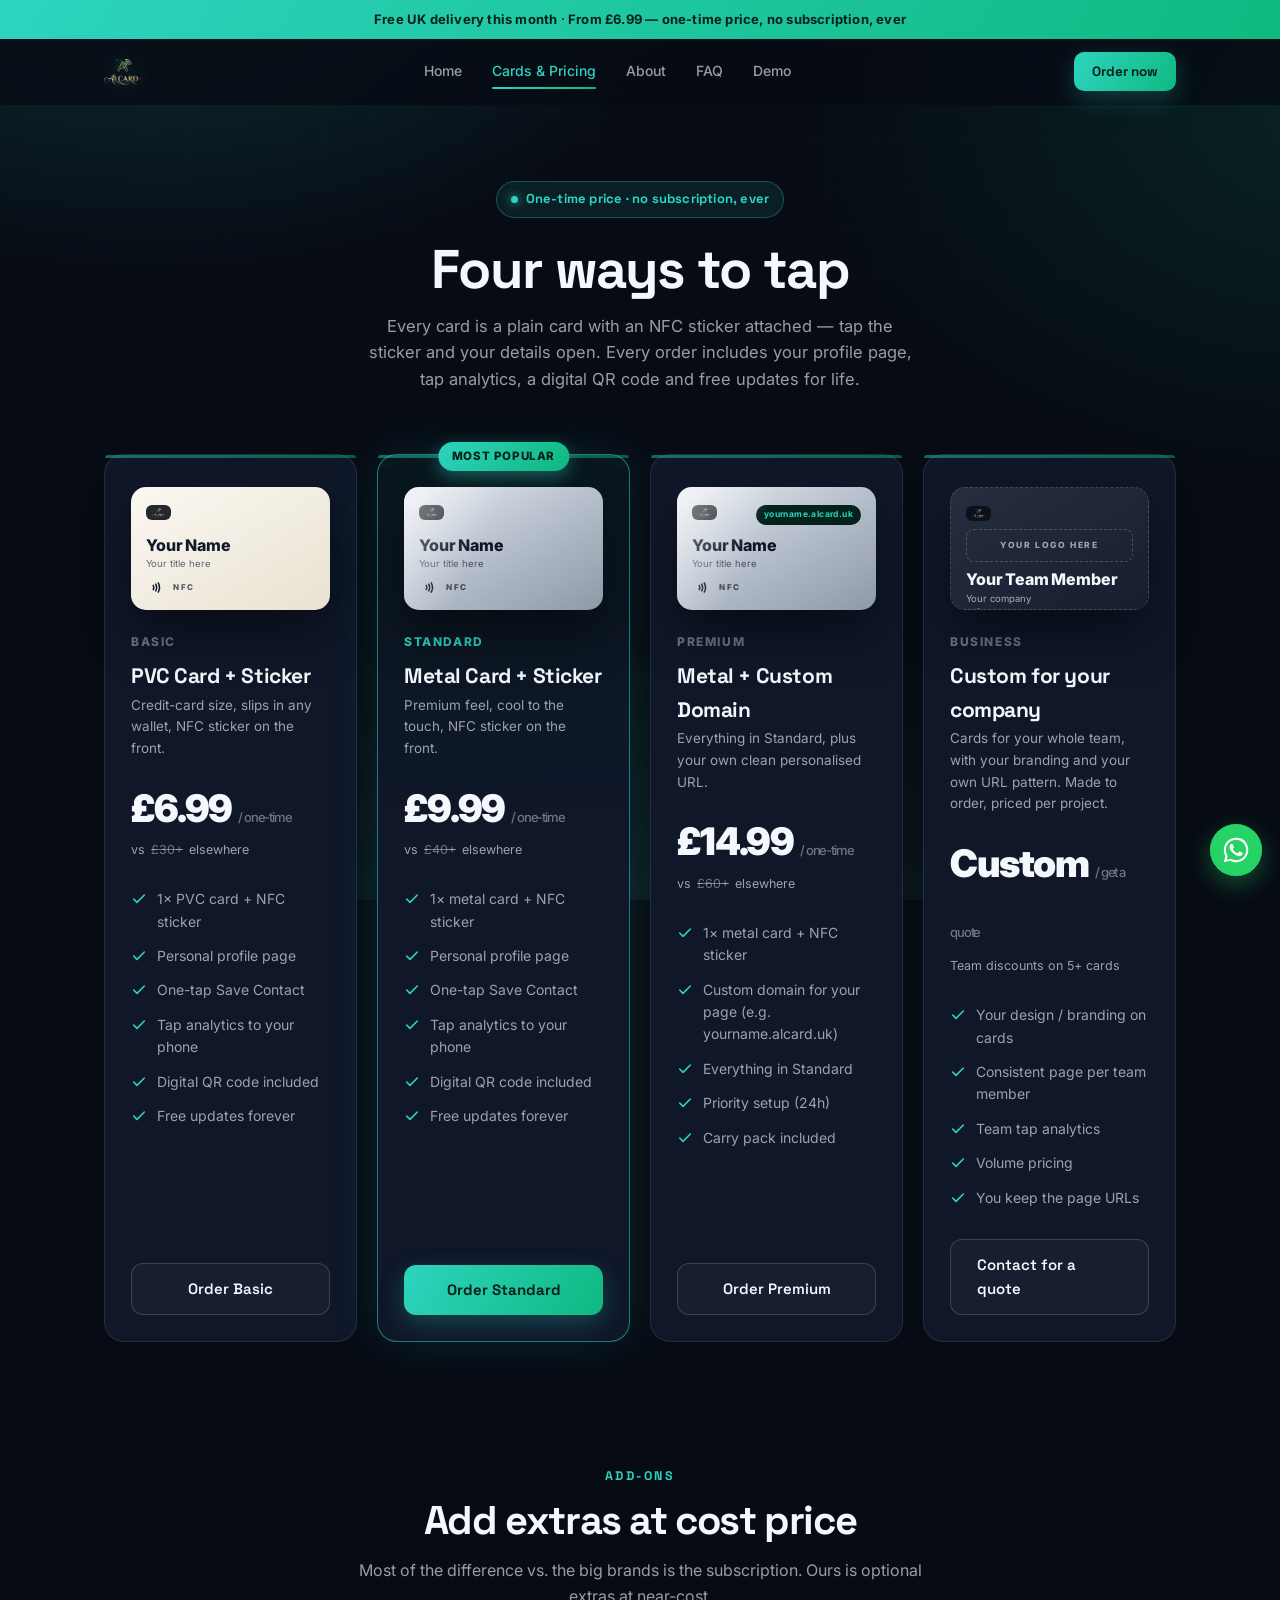
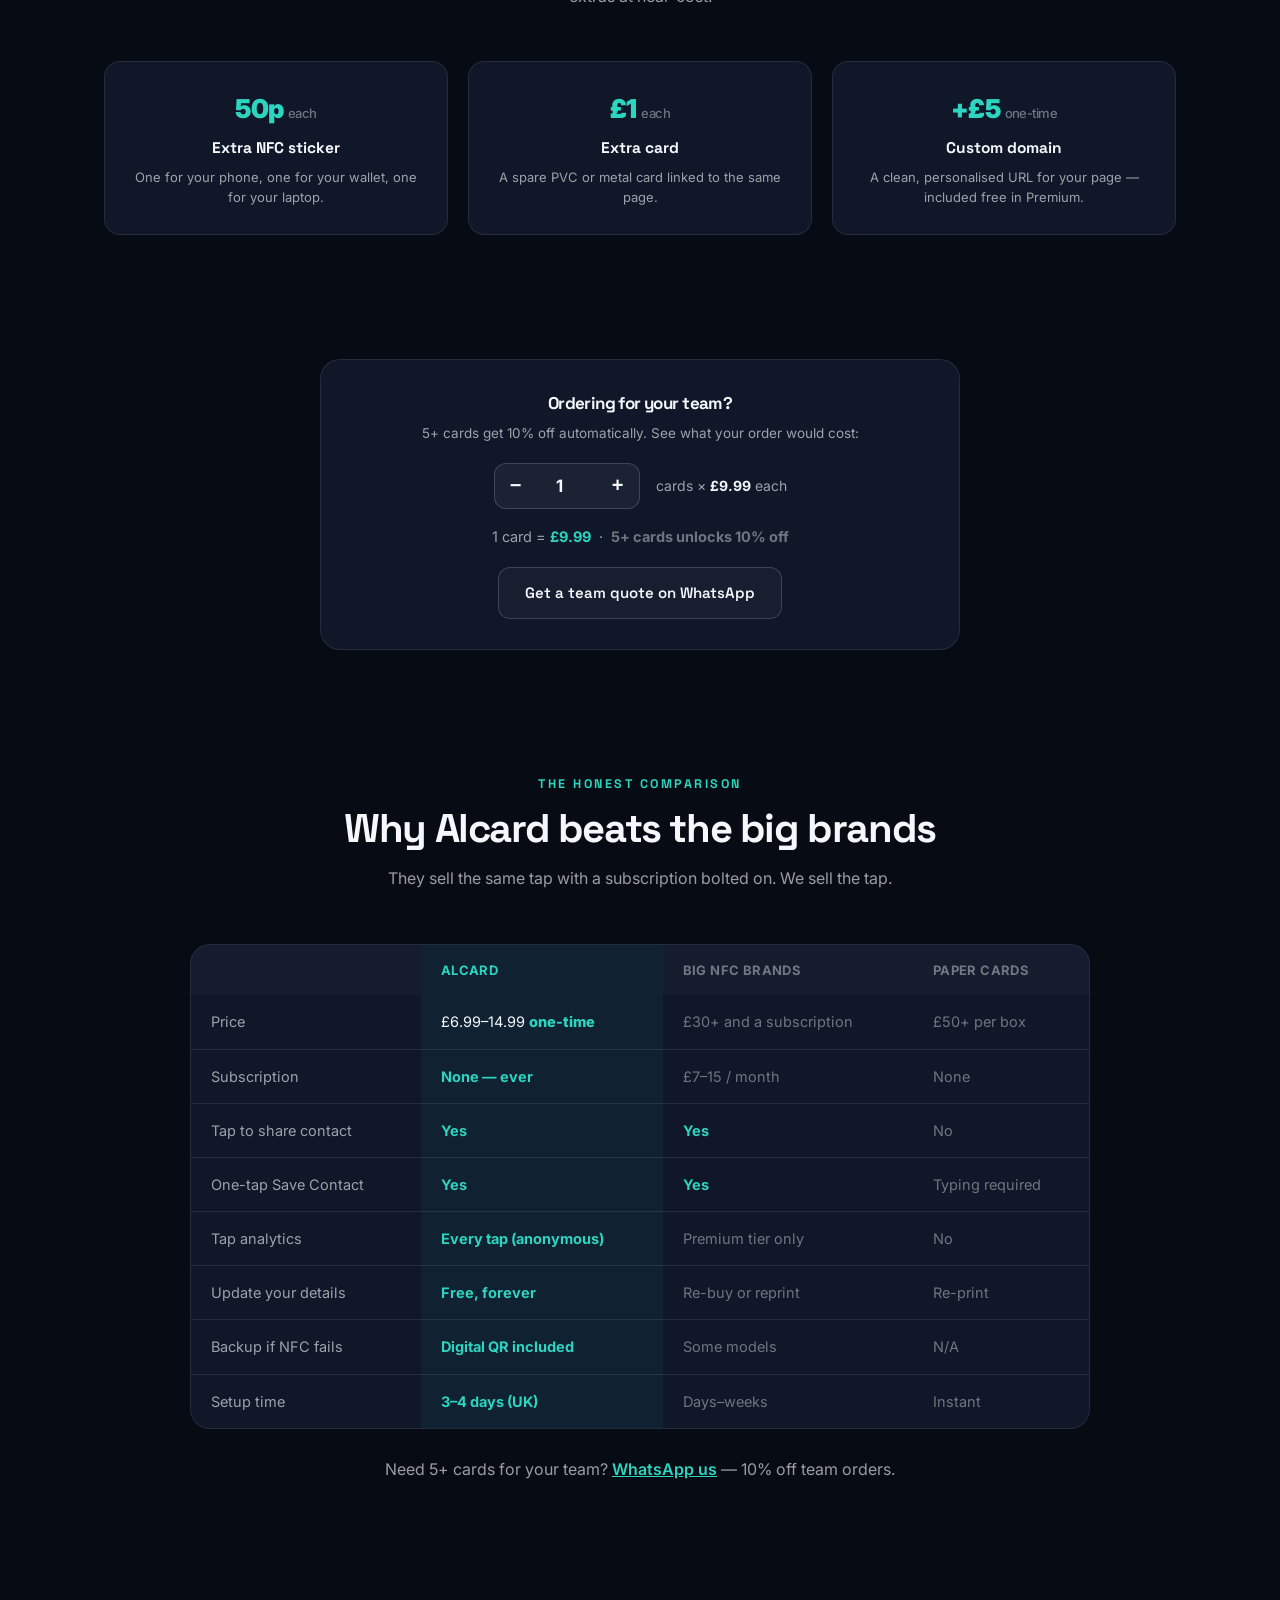
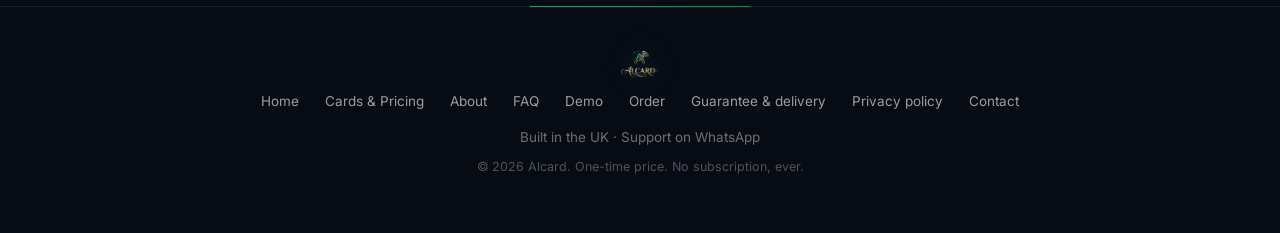
<file: cards.html>
<!DOCTYPE html>
<html lang="en">
<head>
    <meta charset="UTF-8">
    <meta name="viewport" content="width=device-width, initial-scale=1.0">
    <title>Cards &amp; Pricing — Alcard (from £6.99)</title>
    <meta name="description" content="Alcard cards from £6.99: PVC card + NFC sticker, metal card + NFC sticker, or metal + custom domain. Business cards for teams on request. One-time price, no subscription.">
    <meta property="og:title" content="Cards &amp; Pricing — Alcard (from £6.99)">
    <meta property="og:description" content="PVC card + NFC sticker from £6.99, metal card + NFC sticker from £9.99. One-time price, no subscription, free updates forever.">
    <meta property="og:type" content="website">
    <meta name="twitter:title" content="Cards &amp; Pricing — Alcard (from £6.99)">
    <meta name="twitter:description" content="PVC card + NFC sticker from £6.99, metal card + NFC sticker from £9.99. One-time price, no subscription.">
    <meta property="og:url" content="https://aryoluke.github.io/alcard-shop/cards.html">
    <meta property="og:image" content="https://aryoluke.github.io/alcard-shop/og-image.png">
    <meta property="og:locale" content="en_GB">
    <meta property="og:site_name" content="Alcard">
    <meta name="twitter:card" content="summary_large_image">
    <meta name="twitter:image" content="https://aryoluke.github.io/alcard-shop/og-image.png">
    <meta name="robots" content="index, follow">
    <link rel="canonical" href="https://aryoluke.github.io/alcard-shop/cards.html">
    <link rel="apple-touch-icon" href="apple-touch-icon.png">
    <meta name="theme-color" content="#070B14">
    <link rel="icon" href="mark.svg">
    <link rel="preconnect" href="https://fonts.googleapis.com">
    <link rel="preconnect" href="https://fonts.gstatic.com" crossorigin>
    <link href="https://fonts.googleapis.com/css2?family=Inter:wght@400;500;600;700;800;900&family=Space+Grotesk:wght@500;600;700&display=swap" rel="stylesheet">
    <link rel="stylesheet" href="style.css">
    <script type="application/ld+json">
    {
        "@context": "https://schema.org",
        "@type": "Product",
        "name": "Alcard NFC Business Card",
        "description": "Tap-to-share NFC business card with a personal profile page, one-tap Save Contact, anonymous tap analytics and a digital QR backup. One-time price, no subscription.",
        "brand": { "@type": "Brand", "name": "Alcard" },
        "image": "https://aryoluke.github.io/alcard-shop/og-image.png",
        "offers": {
            "@type": "AggregateOffer",
            "lowPrice": "6.99",
            "highPrice": "14.99",
            "priceCurrency": "GBP",
            "availability": "https://schema.org/InStock",
            "offerCount": "3",
            "description": "Basic £6.99 (PVC card + NFC sticker), Standard £9.99 (metal card + NFC sticker), Premium £14.99 (metal + custom domain). One-time prices — no subscription."
        }
    }
    </script>
</head>
<body class="has-cta">
    <a class="skip-link" href="#main">Skip to content</a>
    <div class="announce">Free UK delivery this month <span>·</span> From £6.99 — one-time price, no subscription, ever</div>

    <nav>
        <div class="nav-inner">
            <a class="logo" href="index.html"><img class="logo-img" src="brand-logo.png" alt="Alcard"></a>
            <div class="nav-links" id="navLinks">
                <a href="index.html">Home</a>
                <a href="cards.html" class="active">Cards &amp; Pricing</a>
                <a href="about.html">About</a>
                <a href="faq.html">FAQ</a>
                <a href="model.html">Demo</a>
            </div>
            <div class="nav-actions">
                <a class="btn small" href="order.html">Order now</a>
                <button class="menu-btn" id="menuBtn" type="button" aria-label="Open menu" aria-expanded="false" aria-controls="navLinks"><span></span><span></span><span></span></button>
            </div>
        </div>
    </nav>

    <main id="main">

    <header class="page-head">
        <div class="kicker"><span class="pulse"></span>One-time price · no subscription, ever</div>
        <h1>Four ways to tap</h1>
        <p>Every card is a plain card with an NFC sticker attached — tap the sticker and your details open. Every order includes your profile page, tap analytics, a digital QR code and free updates for life.</p>
    </header>

    <section id="plans" class="reveal" style="padding-top: 20px">
        <div class="container">
            <div class="plans">
                <div class="plan">
                    <div class="card-visual cv-pvc">
                        <div class="cv-top"><span class="cv-logo"><img src="brand-logo.png" alt="Alcard"></span></div>
                        <div class="cv-mid">
                            <div class="cv-name">Your Name</div>
                            <div class="cv-role">Your title here</div>
                        </div>
                        <div class="cv-bottom">
                            <span class="cv-nfc"><svg viewBox="0 0 24 24" fill="none" stroke-width="2.4" stroke-linecap="round"><path d="M6 8.5a8 8 0 0 1 0 7M10 6.5a12 12 0 0 1 0 11M14 4.5a16 16 0 0 1 0 15"/></svg><span>NFC</span></span>
                        </div>
                    </div>
                    <div class="tag">Basic</div>
                    <h3>PVC Card + Sticker</h3>
                    <p class="desc">Credit-card size, slips in any wallet, NFC sticker on the front.</p>
                    <div class="price">£6.99 <small>/ one-time</small></div>
                    <div class="vs">vs <s>£30+</s> elsewhere</div>
                    <ul>
                        <li><svg viewBox="0 0 24 24" fill="none" stroke-width="2.4" stroke-linecap="round" stroke-linejoin="round"><path d="M20 6 9 17l-5-5"/></svg>1× PVC card + NFC sticker</li>
                        <li><svg viewBox="0 0 24 24" fill="none" stroke-width="2.4" stroke-linecap="round" stroke-linejoin="round"><path d="M20 6 9 17l-5-5"/></svg>Personal profile page</li>
                        <li><svg viewBox="0 0 24 24" fill="none" stroke-width="2.4" stroke-linecap="round" stroke-linejoin="round"><path d="M20 6 9 17l-5-5"/></svg>One-tap Save Contact</li>
                        <li><svg viewBox="0 0 24 24" fill="none" stroke-width="2.4" stroke-linecap="round" stroke-linejoin="round"><path d="M20 6 9 17l-5-5"/></svg>Tap analytics to your phone</li>
                        <li><svg viewBox="0 0 24 24" fill="none" stroke-width="2.4" stroke-linecap="round" stroke-linejoin="round"><path d="M20 6 9 17l-5-5"/></svg>Digital QR code included</li>
                        <li><svg viewBox="0 0 24 24" fill="none" stroke-width="2.4" stroke-linecap="round" stroke-linejoin="round"><path d="M20 6 9 17l-5-5"/></svg>Free updates forever</li>
                    </ul>
                    <a class="btn ghost" href="order.html?tier=basic">Order Basic</a>
                </div>

                <div class="plan popular">
                    <div class="ribbon">Most popular</div>
                    <div class="card-visual cv-metal">
                        <div class="cv-top"><span class="cv-logo"><img src="brand-logo.png" alt="Alcard"></span></div>
                        <div class="cv-mid">
                            <div class="cv-name">Your Name</div>
                            <div class="cv-role">Your title here</div>
                        </div>
                        <div class="cv-bottom">
                            <span class="cv-nfc"><svg viewBox="0 0 24 24" fill="none" stroke-width="2.4" stroke-linecap="round"><path d="M6 8.5a8 8 0 0 1 0 7M10 6.5a12 12 0 0 1 0 11M14 4.5a16 16 0 0 1 0 15"/></svg><span>NFC</span></span>
                        </div>
                    </div>
                    <div class="tag">Standard</div>
                    <h3>Metal Card + Sticker</h3>
                    <p class="desc">Premium feel, cool to the touch, NFC sticker on the front.</p>
                    <div class="price">£9.99 <small>/ one-time</small></div>
                    <div class="vs">vs <s>£40+</s> elsewhere</div>
                    <ul>
                        <li><svg viewBox="0 0 24 24" fill="none" stroke-width="2.4" stroke-linecap="round" stroke-linejoin="round"><path d="M20 6 9 17l-5-5"/></svg>1× metal card + NFC sticker</li>
                        <li><svg viewBox="0 0 24 24" fill="none" stroke-width="2.4" stroke-linecap="round" stroke-linejoin="round"><path d="M20 6 9 17l-5-5"/></svg>Personal profile page</li>
                        <li><svg viewBox="0 0 24 24" fill="none" stroke-width="2.4" stroke-linecap="round" stroke-linejoin="round"><path d="M20 6 9 17l-5-5"/></svg>One-tap Save Contact</li>
                        <li><svg viewBox="0 0 24 24" fill="none" stroke-width="2.4" stroke-linecap="round" stroke-linejoin="round"><path d="M20 6 9 17l-5-5"/></svg>Tap analytics to your phone</li>
                        <li><svg viewBox="0 0 24 24" fill="none" stroke-width="2.4" stroke-linecap="round" stroke-linejoin="round"><path d="M20 6 9 17l-5-5"/></svg>Digital QR code included</li>
                        <li><svg viewBox="0 0 24 24" fill="none" stroke-width="2.4" stroke-linecap="round" stroke-linejoin="round"><path d="M20 6 9 17l-5-5"/></svg>Free updates forever</li>
                    </ul>
                    <a class="btn" href="order.html?tier=standard">Order Standard</a>
                </div>

                <div class="plan">
                    <div class="card-visual cv-premium">
                        <div class="cv-top"><span class="cv-logo"><img src="brand-logo.png" alt="Alcard"></span><span class="cv-domain">yourname.alcard.uk</span></div>
                        <div class="cv-mid">
                            <div class="cv-name">Your Name</div>
                            <div class="cv-role">Your title here</div>
                        </div>
                        <div class="cv-bottom">
                            <span class="cv-nfc"><svg viewBox="0 0 24 24" fill="none" stroke-width="2.4" stroke-linecap="round"><path d="M6 8.5a8 8 0 0 1 0 7M10 6.5a12 12 0 0 1 0 11M14 4.5a16 16 0 0 1 0 15"/></svg><span>NFC</span></span>
                        </div>
                    </div>
                    <div class="tag">Premium</div>
                    <h3>Metal + Custom Domain</h3>
                    <p class="desc">Everything in Standard, plus your own clean personalised URL.</p>
                    <div class="price">£14.99 <small>/ one-time</small></div>
                    <div class="vs">vs <s>£60+</s> elsewhere</div>
                    <ul>
                        <li><svg viewBox="0 0 24 24" fill="none" stroke-width="2.4" stroke-linecap="round" stroke-linejoin="round"><path d="M20 6 9 17l-5-5"/></svg>1× metal card + NFC sticker</li>
                        <li><svg viewBox="0 0 24 24" fill="none" stroke-width="2.4" stroke-linecap="round" stroke-linejoin="round"><path d="M20 6 9 17l-5-5"/></svg>Custom domain for your page (e.g. yourname.alcard.uk)</li>
                        <li><svg viewBox="0 0 24 24" fill="none" stroke-width="2.4" stroke-linecap="round" stroke-linejoin="round"><path d="M20 6 9 17l-5-5"/></svg>Everything in Standard</li>
                        <li><svg viewBox="0 0 24 24" fill="none" stroke-width="2.4" stroke-linecap="round" stroke-linejoin="round"><path d="M20 6 9 17l-5-5"/></svg>Priority setup (24h)</li>
                        <li><svg viewBox="0 0 24 24" fill="none" stroke-width="2.4" stroke-linecap="round" stroke-linejoin="round"><path d="M20 6 9 17l-5-5"/></svg>Carry pack included</li>
                    </ul>
                    <a class="btn ghost" href="order.html?tier=premium">Order Premium</a>
                </div>

                <div class="plan business">
                    <div class="card-visual cv-custom">
                        <div class="cv-top"><span class="cv-logo"><img src="brand-logo.png" alt="Your logo here"></span></div>
                        <div class="cv-mid">
                            <div class="cv-ph">YOUR LOGO HERE</div>
                            <div class="cv-name" style="margin-top: 8px">Your Team Member</div>
                            <div class="cv-role">Your company</div>
                        </div>
                        <div class="cv-bottom">
                            <span class="cv-nfc"><svg viewBox="0 0 24 24" fill="none" stroke-width="2.4" stroke-linecap="round"><path d="M6 8.5a8 8 0 0 1 0 7M10 6.5a12 12 0 0 1 0 11M14 4.5a16 16 0 0 1 0 15"/></svg><span>NFC</span></span>
                        </div>
                    </div>
                    <div class="tag">Business</div>
                    <h3>Custom for your company</h3>
                    <p class="desc">Cards for your whole team, with your branding and your own URL pattern. Made to order, priced per project.</p>
                    <div class="price">Custom <small>/ get a quote</small></div>
                    <div class="vs">Team discounts on 5+ cards</div>
                    <ul>
                        <li><svg viewBox="0 0 24 24" fill="none" stroke-width="2.4" stroke-linecap="round" stroke-linejoin="round"><path d="M20 6 9 17l-5-5"/></svg>Your design / branding on cards</li>
                        <li><svg viewBox="0 0 24 24" fill="none" stroke-width="2.4" stroke-linecap="round" stroke-linejoin="round"><path d="M20 6 9 17l-5-5"/></svg>Consistent page per team member</li>
                        <li><svg viewBox="0 0 24 24" fill="none" stroke-width="2.4" stroke-linecap="round" stroke-linejoin="round"><path d="M20 6 9 17l-5-5"/></svg>Team tap analytics</li>
                        <li><svg viewBox="0 0 24 24" fill="none" stroke-width="2.4" stroke-linecap="round" stroke-linejoin="round"><path d="M20 6 9 17l-5-5"/></svg>Volume pricing</li>
                        <li><svg viewBox="0 0 24 24" fill="none" stroke-width="2.4" stroke-linecap="round" stroke-linejoin="round"><path d="M20 6 9 17l-5-5"/></svg>You keep the page URLs</li>
                    </ul>
                    <a class="btn ghost" href="https://wa.me/447777940152?text=Hi!%20I%27d%20like%20a%20quote%20for%20custom%20Alcard%20business%20cards." target="_blank" rel="noopener">Contact for a quote</a>
                </div>
            </div>
        </div>
    </section>

    <section id="addons" class="reveal" style="padding-top: 40px">
        <div class="container">
            <div class="eyebrow">Add-ons</div>
            <h2>Add extras at cost price</h2>
            <p class="sub">Most of the difference vs. the big brands is the subscription. Ours is optional extras at near-cost.</p>
            <div class="addons">
                <div class="addon">
                    <div class="a-price">50p <small>each</small></div>
                    <h4>Extra NFC sticker</h4>
                    <p>One for your phone, one for your wallet, one for your laptop.</p>
                </div>
                <div class="addon">
                    <div class="a-price">£1 <small>each</small></div>
                    <h4>Extra card</h4>
                    <p>A spare PVC or metal card linked to the same page.</p>
                </div>
                <div class="addon">
                    <div class="a-price">+£5 <small>one-time</small></div>
                    <h4>Custom domain</h4>
                    <p>A clean, personalised URL for your page — included free in Premium.</p>
                </div>
            </div>
        </div>
    </section>

    <section id="team" class="reveal" style="padding-top: 40px">
        <div class="container">
            <div class="team-calc">
                <h3>Ordering for your team?</h3>
                <p>5+ cards get 10% off automatically. See what your order would cost:</p>
                <div class="tc-row">
                    <span class="stepper">
                        <button class="st-btn" type="button" data-dir="-1" aria-label="Fewer cards">−</button>
                        <input id="teamQty" type="number" min="1" max="500" value="1" aria-label="Number of cards">
                        <button class="st-btn" type="button" data-dir="1" aria-label="More cards">+</button>
                    </span>
                    <span style="color: var(--muted); font-size: 14px;">cards &times; <b style="color: var(--text)">£9.99</b> each</span>
                </div>
                <div class="tc-result" id="teamResult" aria-live="polite"></div>
                <p style="margin-top: 18px; margin-bottom: 0;">
                    <a class="btn ghost" href="https://wa.me/447777940152?text=Hi!%20I%27d%20like%20a%20quote%20for%20a%20team%20order%20of%20Alcard%20cards." target="_blank" rel="noopener">Get a team quote on WhatsApp</a>
                </p>
            </div>
        </div>
    </section>

    <section id="compare" class="reveal" style="padding-top: 40px">
        <div class="container">
            <div class="eyebrow">The honest comparison</div>
            <h2>Why Alcard beats the big brands</h2>
            <p class="sub">They sell the same tap with a subscription bolted on. We sell the tap.</p>
            <div class="compare-wrap">
                <table>
                    <thead>
                        <tr>
                            <th></th>
                            <th class="col-alcard">Alcard</th>
                            <th>Big NFC brands</th>
                            <th>Paper cards</th>
                        </tr>
                    </thead>
                    <tbody>
                        <tr>
                            <td>Price</td>
                            <td class="col-alcard">£6.99–14.99 <span class="yes">one-time</span></td>
                            <td class="no">£30+ and a subscription</td>
                            <td class="no">£50+ per box</td>
                        </tr>
                        <tr>
                            <td>Subscription</td>
                            <td class="col-alcard yes">None — ever</td>
                            <td class="no">£7–15 / month</td>
                            <td class="no">None</td>
                        </tr>
                        <tr>
                            <td>Tap to share contact</td>
                            <td class="col-alcard yes">Yes</td>
                            <td class="yes">Yes</td>
                            <td class="no">No</td>
                        </tr>
                        <tr>
                            <td>One-tap Save Contact</td>
                            <td class="col-alcard yes">Yes</td>
                            <td class="yes">Yes</td>
                            <td class="no">Typing required</td>
                        </tr>
                        <tr>
                            <td>Tap analytics</td>
                            <td class="col-alcard yes">Every tap (anonymous)</td>
                            <td class="no">Premium tier only</td>
                            <td class="no">No</td>
                        </tr>
                        <tr>
                            <td>Update your details</td>
                            <td class="col-alcard yes">Free, forever</td>
                            <td class="no">Re-buy or reprint</td>
                            <td class="no">Re-print</td>
                        </tr>
                        <tr>
                            <td>Backup if NFC fails</td>
                            <td class="col-alcard yes">Digital QR included</td>
                            <td class="no">Some models</td>
                            <td class="no">N/A</td>
                        </tr>
                        <tr>
                            <td>Setup time</td>
                            <td class="col-alcard yes">3–4 days (UK)</td>
                            <td class="no">Days–weeks</td>
                            <td class="no">Instant</td>
                        </tr>
                    </tbody>
                </table>
            </div>
            <p class="sub" style="margin-top: 28px; margin-bottom: 0">Need 5+ cards for your team? <a href="https://wa.me/447777940152?text=Hi!%20I%27d%20like%20a%20quote%20for%20a%20team%20order%20(5%2B%20cards)." target="_blank" rel="noopener" style="color: var(--accent); font-weight: 600;">WhatsApp us</a> — 10% off team orders.</p>
        </div>
    </section>

    </main>

    <footer>
        <a class="logo" href="index.html"><img class="logo-img" src="brand-logo.png" alt="Alcard"></a>
        <div class="f-links">
            <a href="index.html">Home</a>
            <a href="cards.html">Cards &amp; Pricing</a>
            <a href="about.html">About</a>
            <a href="faq.html">FAQ</a>
            <a href="model.html">Demo</a>
            <a href="order.html">Order</a>
            <a href="guarantee.html">Guarantee &amp; delivery</a>
            <a href="privacy.html">Privacy policy</a>
            <a href="mailto:aryanjigar.jmehta@gmail.com">Contact</a>
        </div>
        <p>Built in the UK · Support on WhatsApp</p>
        <p class="f-note" style="margin-top:8px">© <span class="js-year">2026</span> Alcard. One-time price. No subscription, ever.</p>
    </footer>

    <a class="mobile-cta" href="order.html">Get my card →</a>

    <script src="site.js"></script>

    <script>
        // Team quantity calculator — 5+ cards = 10% off
        (function () {
            var input = document.getElementById('teamQty');
            var result = document.getElementById('teamResult');
            if (!input || !result) return;
            var unit = 9.99;
            function render() {
                var n = Math.max(1, Math.min(500, parseInt(input.value || '1', 10)));
                input.value = n;
                var gross = n * unit;
                if (n >= 5) {
                    var total = gross * 0.9;
                    result.innerHTML = n + ' card' + (n > 1 ? 's' : '') + ' = <b>£' + gross.toFixed(2) + '</b> &nbsp;·&nbsp; <span class="saved">10% team discount → £' + total.toFixed(2) + '</span>';
                } else {
                    result.innerHTML = n + ' card' + (n > 1 ? 's' : '') + ' = <b>£' + gross.toFixed(2) + '</b> &nbsp;·&nbsp; <span class="saved" style="color: var(--dim)">5+ cards unlocks 10% off</span>';
                }
            }
            input.addEventListener('input', render);
            document.querySelectorAll('#team .st-btn').forEach(function (b) {
                b.addEventListener('click', function () {
                    var dir = parseInt(b.getAttribute('data-dir'), 10) || 1;
                    var n = Math.max(1, Math.min(500, parseInt(input.value || '1', 10) + dir));
                    input.value = n;
                    render();
                });
            });
            render();
        })();
    </script>
</body>
</html>
</file>
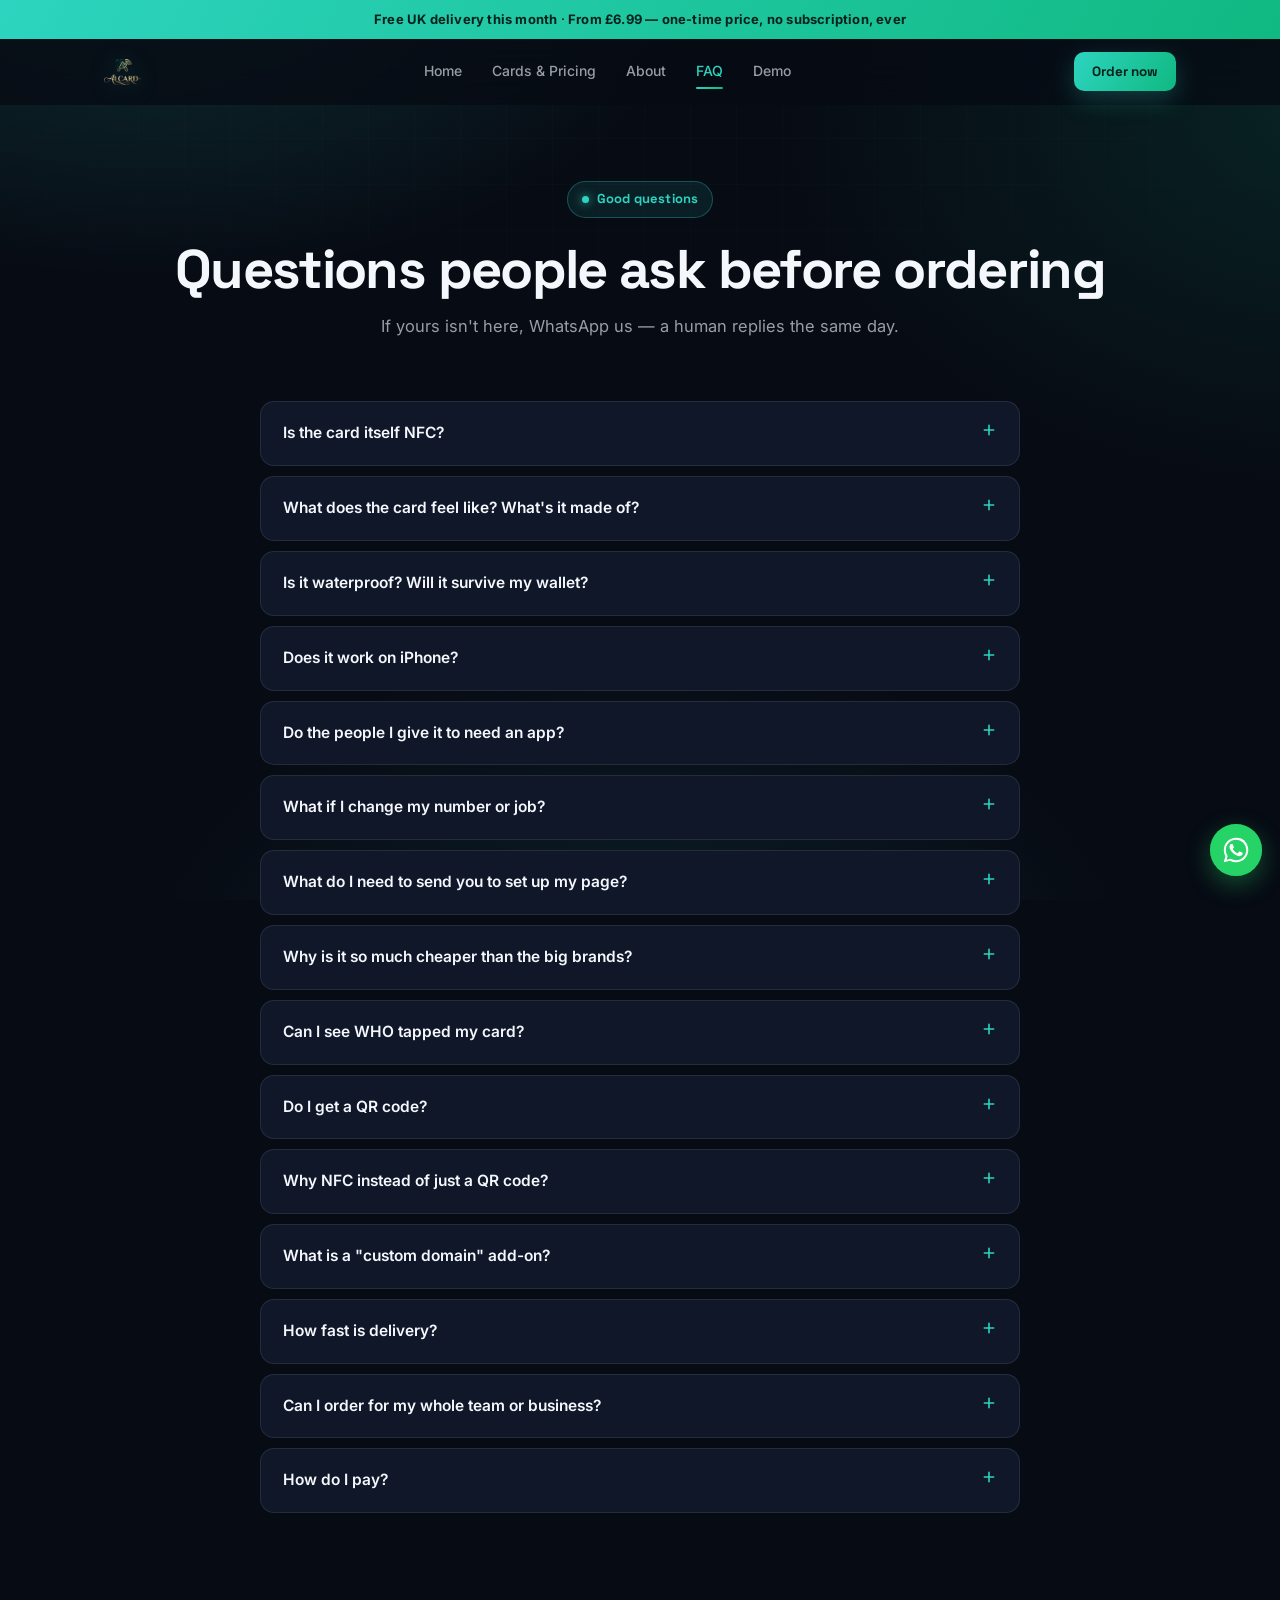
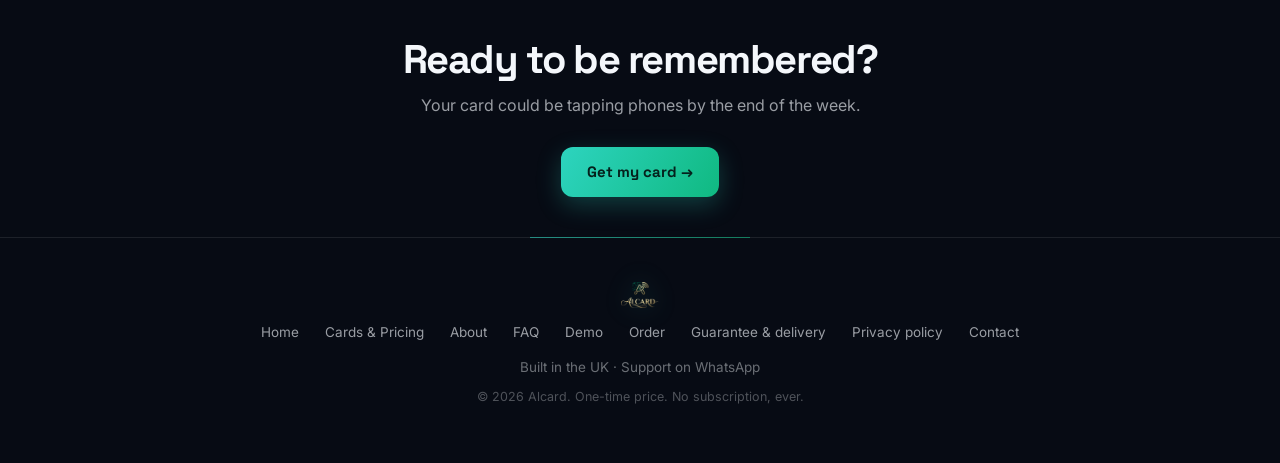
<file: faq.html>
<!DOCTYPE html>
<html lang="en">
<head>
    <meta charset="UTF-8">
    <meta name="viewport" content="width=device-width, initial-scale=1.0">
    <title>FAQ — Alcard</title>
    <meta name="description" content="Alcard FAQ: does it work on iPhone? Do they need an app? Delivery times, digital QR code, privacy, team orders.">
    <meta property="og:title" content="FAQ — Alcard">
    <meta property="og:description" content="Does it work on iPhone? Do they need an app? Delivery times, QR codes, privacy and team orders — answered.">
    <meta property="og:type" content="website">
    <meta name="twitter:title" content="FAQ — Alcard">
    <meta name="twitter:description" content="Does it work on iPhone? Do they need an app? Delivery times, QR codes, privacy and team orders — answered.">
    <meta property="og:url" content="https://aryoluke.github.io/alcard-shop/faq.html">
    <meta property="og:image" content="https://aryoluke.github.io/alcard-shop/og-image.png">
    <meta property="og:locale" content="en_GB">
    <meta property="og:site_name" content="Alcard">
    <meta name="twitter:card" content="summary_large_image">
    <meta name="twitter:image" content="https://aryoluke.github.io/alcard-shop/og-image.png">
    <meta name="robots" content="index, follow">
    <link rel="canonical" href="https://aryoluke.github.io/alcard-shop/faq.html">
    <link rel="apple-touch-icon" href="apple-touch-icon.png">
    <meta name="theme-color" content="#070B14">
    <link rel="icon" href="mark.svg">
    <link rel="preconnect" href="https://fonts.googleapis.com">
    <link rel="preconnect" href="https://fonts.gstatic.com" crossorigin>
    <link href="https://fonts.googleapis.com/css2?family=Inter:wght@400;500;600;700;800;900&family=Space+Grotesk:wght@500;600;700&display=swap" rel="stylesheet">
    <link rel="stylesheet" href="style.css">
    <script type="application/ld+json">
    {
        "@context": "https://schema.org",
        "@type": "FAQPage",
        "mainEntity": [
            {
                "@type": "Question",
                "name": "Is the card itself NFC?",
                "acceptedAnswer": { "@type": "Answer", "text": "No — the card is a plain card, and the NFC chip is a sticker attached to it. Tap the sticker. Same result, a fraction of the price of an NFC-embedded card." }
            },
            {
                "@type": "Question",
                "name": "What does the card feel like? What's it made of?",
                "acceptedAnswer": { "@type": "Answer", "text": "Choose your card: PVC (crisp, matte, like a hotel key card) or metal (slim stainless steel, heavier and premium-feeling). The sticker is vinyl with a slight texture, and sticks to any flat surface. Most people take the card + sticker combo for everyday use." }
            },
            {
                "@type": "Question",
                "name": "Is it waterproof? Will it survive my wallet?",
                "acceptedAnswer": { "@type": "Answer", "text": "Yes. PVC, metal and the sticker itself shrug off water, sweat and daily wallet abuse. The chip is sealed under the sticker — the same tech as a contactless bank card." }
            },
            {
                "@type": "Question",
                "name": "Does it work on iPhone?",
                "acceptedAnswer": { "@type": "Answer", "text": "Yes — tap the top of an iPhone, the back of an Android. Any phone with NFC reads it. No app needed on either end." }
            },
            {
                "@type": "Question",
                "name": "Do the people I give it to need an app?",
                "acceptedAnswer": { "@type": "Answer", "text": "No. Their phone opens your profile page in the browser automatically — contact details, socials and Save Contact. That's the whole point." }
            },
            {
                "@type": "Question",
                "name": "What if I change my number or job?",
                "acceptedAnswer": { "@type": "Answer", "text": "Message us and we update your profile page — free, forever. Your card never goes out of date, unlike paper cards." }
            },
            {
                "@type": "Question",
                "name": "What do I need to send you to set up my page?",
                "acceptedAnswer": { "@type": "Answer", "text": "Just your name and how you want to be reached — phone, email, WhatsApp, website, Instagram, LinkedIn, whatever you use. Send a photo and we'll put it on the page too. Takes about 5 minutes and we do all the work." }
            },
            {
                "@type": "Question",
                "name": "Why is it so much cheaper than the big brands?",
                "acceptedAnswer": { "@type": "Answer", "text": "NFC chips cost pennies, your profile is hosted on free infrastructure, and setup is largely automated. We charge one small price, and extras at near cost." }
            },
            {
                "@type": "Question",
                "name": "Can I see WHO tapped my card?",
                "acceptedAnswer": { "@type": "Answer", "text": "No — and that's deliberate. Every tap pings your phone with device type, city, what they opened and how long they stayed, but never a name or identity. Anonymous and GDPR-friendly." }
            },
            {
                "@type": "Question",
                "name": "Do I get a QR code?",
                "acceptedAnswer": { "@type": "Answer", "text": "Yes — every order includes a digital QR code for your profile page. Show it on your screen, drop it in your email signature, or print it yourself." }
            },
            {
                "@type": "Question",
                "name": "Why NFC instead of just a QR code?",
                "acceptedAnswer": { "@type": "Answer", "text": "QR codes need the camera open, a frame around the code, and a moment to scan — and plenty of people ignore them. NFC works instantly: tap the top of an iPhone or the back of an Android and your page opens on its own. No app, no camera, no fuss. (You still get the QR code as a backup.)" }
            },
            {
                "@type": "Question",
                "name": "What is a custom domain add-on?",
                "acceptedAnswer": { "@type": "Answer", "text": "For +£5 one-time on Basic or Standard, your profile page gets a clean personalised URL (for example yourname.alcard.uk). Included free in Premium." }
            },
            {
                "@type": "Question",
                "name": "How fast is delivery?",
                "acceptedAnswer": { "@type": "Answer", "text": "UK: 3–4 days from order to doorstep. Overseas: about 7 days. Need it faster? Say so on the order and we'll do our best." }
            },
            {
                "@type": "Question",
                "name": "Can I order for my whole team or business?",
                "acceptedAnswer": { "@type": "Answer", "text": "Yes. 5+ cards get 10% off, and for companies we do fully custom runs — your branding on the cards, a consistent page per team member, and team tap analytics." }
            },
            {
                "@type": "Question",
                "name": "How do I pay?",
                "acceptedAnswer": { "@type": "Answer", "text": "After you send your order we confirm it and send payment details — card, bank transfer or PayPal. No subscription, no recurring charges, ever." }
            }
        ]
    }
    </script>
</head>
<body class="has-cta">
    <a class="skip-link" href="#main">Skip to content</a>
    <div class="announce">Free UK delivery this month <span>·</span> From £6.99 — one-time price, no subscription, ever</div>

    <nav>
        <div class="nav-inner">
            <a class="logo" href="index.html"><img class="logo-img" src="brand-logo.png" alt="Alcard"></a>
            <div class="nav-links" id="navLinks">
                <a href="index.html">Home</a>
                <a href="cards.html">Cards &amp; Pricing</a>
                <a href="about.html">About</a>
                <a href="faq.html" class="active">FAQ</a>
                <a href="model.html">Demo</a>
            </div>
            <div class="nav-actions">
                <a class="btn small" href="order.html">Order now</a>
                <button class="menu-btn" id="menuBtn" type="button" aria-label="Open menu" aria-expanded="false" aria-controls="navLinks"><span></span><span></span><span></span></button>
            </div>
        </div>
    </nav>

    <main id="main">

    <header class="page-head">
        <div class="kicker"><span class="pulse"></span>Good questions</div>
        <h1>Questions people ask before ordering</h1>
        <p>If yours isn't here, WhatsApp us — a human replies the same day.</p>
    </header>

    <section class="reveal" style="padding-top: 20px">
        <div class="container">
            <div class="faq-list">
                <details>
                    <summary>Is the card itself NFC?<span class="chev"><svg width="16" height="16" viewBox="0 0 24 24" fill="none" stroke="currentColor" stroke-width="2.4" stroke-linecap="round"><path d="M12 5v14M5 12h14"/></svg></span></summary>
                    <p>No — the card is a plain card, and the NFC chip is a sticker attached to it. Tap the sticker. Same result, a fraction of the price of an NFC-embedded card.</p>
                </details>
                <details>
                    <summary>What does the card feel like? What's it made of?<span class="chev"><svg width="16" height="16" viewBox="0 0 24 24" fill="none" stroke="currentColor" stroke-width="2.4" stroke-linecap="round"><path d="M12 5v14M5 12h14"/></svg></span></summary>
                    <p>Choose your card: <strong>PVC</strong> (crisp, matte, like a hotel key card) or <strong>metal</strong> (slim stainless steel, heavier and premium-feeling). The sticker is vinyl with a slight texture, and sticks to any flat surface. Most people take the card + sticker combo for everyday use.</p>
                </details>
                <details>
                    <summary>Is it waterproof? Will it survive my wallet?<span class="chev"><svg width="16" height="16" viewBox="0 0 24 24" fill="none" stroke="currentColor" stroke-width="2.4" stroke-linecap="round"><path d="M12 5v14M5 12h14"/></svg></span></summary>
                    <p>Yes. PVC, metal and the sticker itself shrug off water, sweat and daily wallet abuse. The chip is sealed under the sticker — the same tech as a contactless bank card.</p>
                </details>
                <details>
                    <summary>Does it work on iPhone?<span class="chev"><svg width="16" height="16" viewBox="0 0 24 24" fill="none" stroke="currentColor" stroke-width="2.4" stroke-linecap="round"><path d="M12 5v14M5 12h14"/></svg></span></summary>
                    <p>Yes — tap the top of an iPhone, the back of an Android. Any phone with NFC reads it. No app needed on either end.</p>
                </details>
                <details>
                    <summary>Do the people I give it to need an app?<span class="chev"><svg width="16" height="16" viewBox="0 0 24 24" fill="none" stroke="currentColor" stroke-width="2.4" stroke-linecap="round"><path d="M12 5v14M5 12h14"/></svg></span></summary>
                    <p>No. Their phone opens your profile page in the browser automatically — contact details, socials and Save Contact. That's the whole point.</p>
                </details>
                <details>
                    <summary>What if I change my number or job?<span class="chev"><svg width="16" height="16" viewBox="0 0 24 24" fill="none" stroke="currentColor" stroke-width="2.4" stroke-linecap="round"><path d="M12 5v14M5 12h14"/></svg></span></summary>
                    <p>Message us and we update your profile page — free, forever. Your card never goes out of date, unlike paper cards.</p>
                </details>
                <details>
                    <summary>What do I need to send you to set up my page?<span class="chev"><svg width="16" height="16" viewBox="0 0 24 24" fill="none" stroke="currentColor" stroke-width="2.4" stroke-linecap="round"><path d="M12 5v14M5 12h14"/></svg></span></summary>
                    <p>Just your name and how you want to be reached — phone, email, WhatsApp, website, Instagram, LinkedIn, whatever you use. Send a photo and we'll put it on the page too. Takes about 5 minutes and we do all the work.</p>
                </details>
                <details>
                    <summary>Why is it so much cheaper than the big brands?<span class="chev"><svg width="16" height="16" viewBox="0 0 24 24" fill="none" stroke="currentColor" stroke-width="2.4" stroke-linecap="round"><path d="M12 5v14M5 12h14"/></svg></span></summary>
                    <p>NFC chips cost pennies, your profile is hosted on free infrastructure, and setup is largely automated. The big brands charge £30+ for the card and then a subscription on top for the same simple thing. We charge one small price, and extras at near cost.</p>
                </details>
                <details>
                    <summary>Can I see WHO tapped my card?<span class="chev"><svg width="16" height="16" viewBox="0 0 24 24" fill="none" stroke="currentColor" stroke-width="2.4" stroke-linecap="round"><path d="M12 5v14M5 12h14"/></svg></span></summary>
                    <p>No — and that's deliberate. Every tap pings your phone with device type, city, what they opened and how long they stayed, but never a name or identity. Anonymous and GDPR-friendly.</p>
                </details>
                <details>
                    <summary>Do I get a QR code?<span class="chev"><svg width="16" height="16" viewBox="0 0 24 24" fill="none" stroke="currentColor" stroke-width="2.4" stroke-linecap="round"><path d="M12 5v14M5 12h14"/></svg></span></summary>
                    <p>Yes — every order includes a <strong>digital QR code</strong> for your profile page. Show it on your screen, drop it in your email signature, or print it yourself. It's the backup if someone's phone can't tap.</p>
                </details>
                <details>
                    <summary>Why NFC instead of just a QR code?<span class="chev"><svg width="16" height="16" viewBox="0 0 24 24" fill="none" stroke="currentColor" stroke-width="2.4" stroke-linecap="round"><path d="M12 5v14M5 12h14"/></svg></span></summary>
                    <p>QR codes need the camera open, a frame around the code, and a moment to scan — and plenty of people ignore them. NFC works instantly: tap the top of an iPhone or the back of an Android and your page opens on its own. No app, no camera, no fuss. (You still get the QR code as a backup.)</p>
                </details>
                <details>
                    <summary>What is a "custom domain" add-on?<span class="chev"><svg width="16" height="16" viewBox="0 0 24 24" fill="none" stroke="currentColor" stroke-width="2.4" stroke-linecap="round"><path d="M12 5v14M5 12h14"/></svg></span></summary>
                    <p>For +£5 one-time on Basic or Standard, your profile page gets a clean personalised URL (for example <strong>yourname.alcard.uk</strong>) instead of a long standard one. Easier to say out loud, easier to remember, looks more serious. <strong>Included free in Premium.</strong></p>
                </details>
                <details>
                    <summary>How fast is delivery?<span class="chev"><svg width="16" height="16" viewBox="0 0 24 24" fill="none" stroke="currentColor" stroke-width="2.4" stroke-linecap="round"><path d="M12 5v14M5 12h14"/></svg></span></summary>
                    <p>UK: 3–4 days from order to doorstep. Overseas: about 7 days. Need it faster? Say so on the order and we'll do our best.</p>
                </details>
                <details>
                    <summary>Can I order for my whole team or business?<span class="chev"><svg width="16" height="16" viewBox="0 0 24 24" fill="none" stroke="currentColor" stroke-width="2.4" stroke-linecap="round"><path d="M12 5v14M5 12h14"/></svg></span></summary>
                    <p>Yes. 5+ cards get 10% off, and for companies we do fully custom runs — your branding on the cards, a consistent page per team member, and team tap analytics. <a href="https://wa.me/447777940152?text=Hi!%20I%27d%20like%20a%20quote%20for%20custom%20Alcard%20business%20cards." target="_blank" rel="noopener" style="color: var(--accent); font-weight: 600;">Message us for a quote</a>.</p>
                </details>
                <details>
                    <summary>How do I pay?<span class="chev"><svg width="16" height="16" viewBox="0 0 24 24" fill="none" stroke="currentColor" stroke-width="2.4" stroke-linecap="round"><path d="M12 5v14M5 12h14"/></svg></span></summary>
                    <p>After you send your order we confirm it and send payment details — card, bank transfer or PayPal. No subscription, no recurring charges, ever.</p>
                </details>
            </div>
        </div>
    </section>

    <section class="final-cta">
        <div class="container">
            <h2>Ready to be remembered?</h2>
            <p>Your card could be tapping phones by the end of the week.</p>
            <a class="btn" href="order.html">Get my card →</a>
        </div>
    </section>

    </main>

    <footer>
        <a class="logo" href="index.html"><img class="logo-img" src="brand-logo.png" alt="Alcard"></a>
        <div class="f-links">
            <a href="index.html">Home</a>
            <a href="cards.html">Cards &amp; Pricing</a>
            <a href="about.html">About</a>
            <a href="faq.html">FAQ</a>
            <a href="model.html">Demo</a>
            <a href="order.html">Order</a>
            <a href="guarantee.html">Guarantee &amp; delivery</a>
            <a href="privacy.html">Privacy policy</a>
            <a href="mailto:aryanjigar.jmehta@gmail.com">Contact</a>
        </div>
        <p>Built in the UK · Support on WhatsApp</p>
        <p class="f-note" style="margin-top:8px">© <span class="js-year">2026</span> Alcard. One-time price. No subscription, ever.</p>
    </footer>

    <a class="mobile-cta" href="order.html">Get my card →</a>

    <script src="site.js"></script>
</body>
</html>
</file>
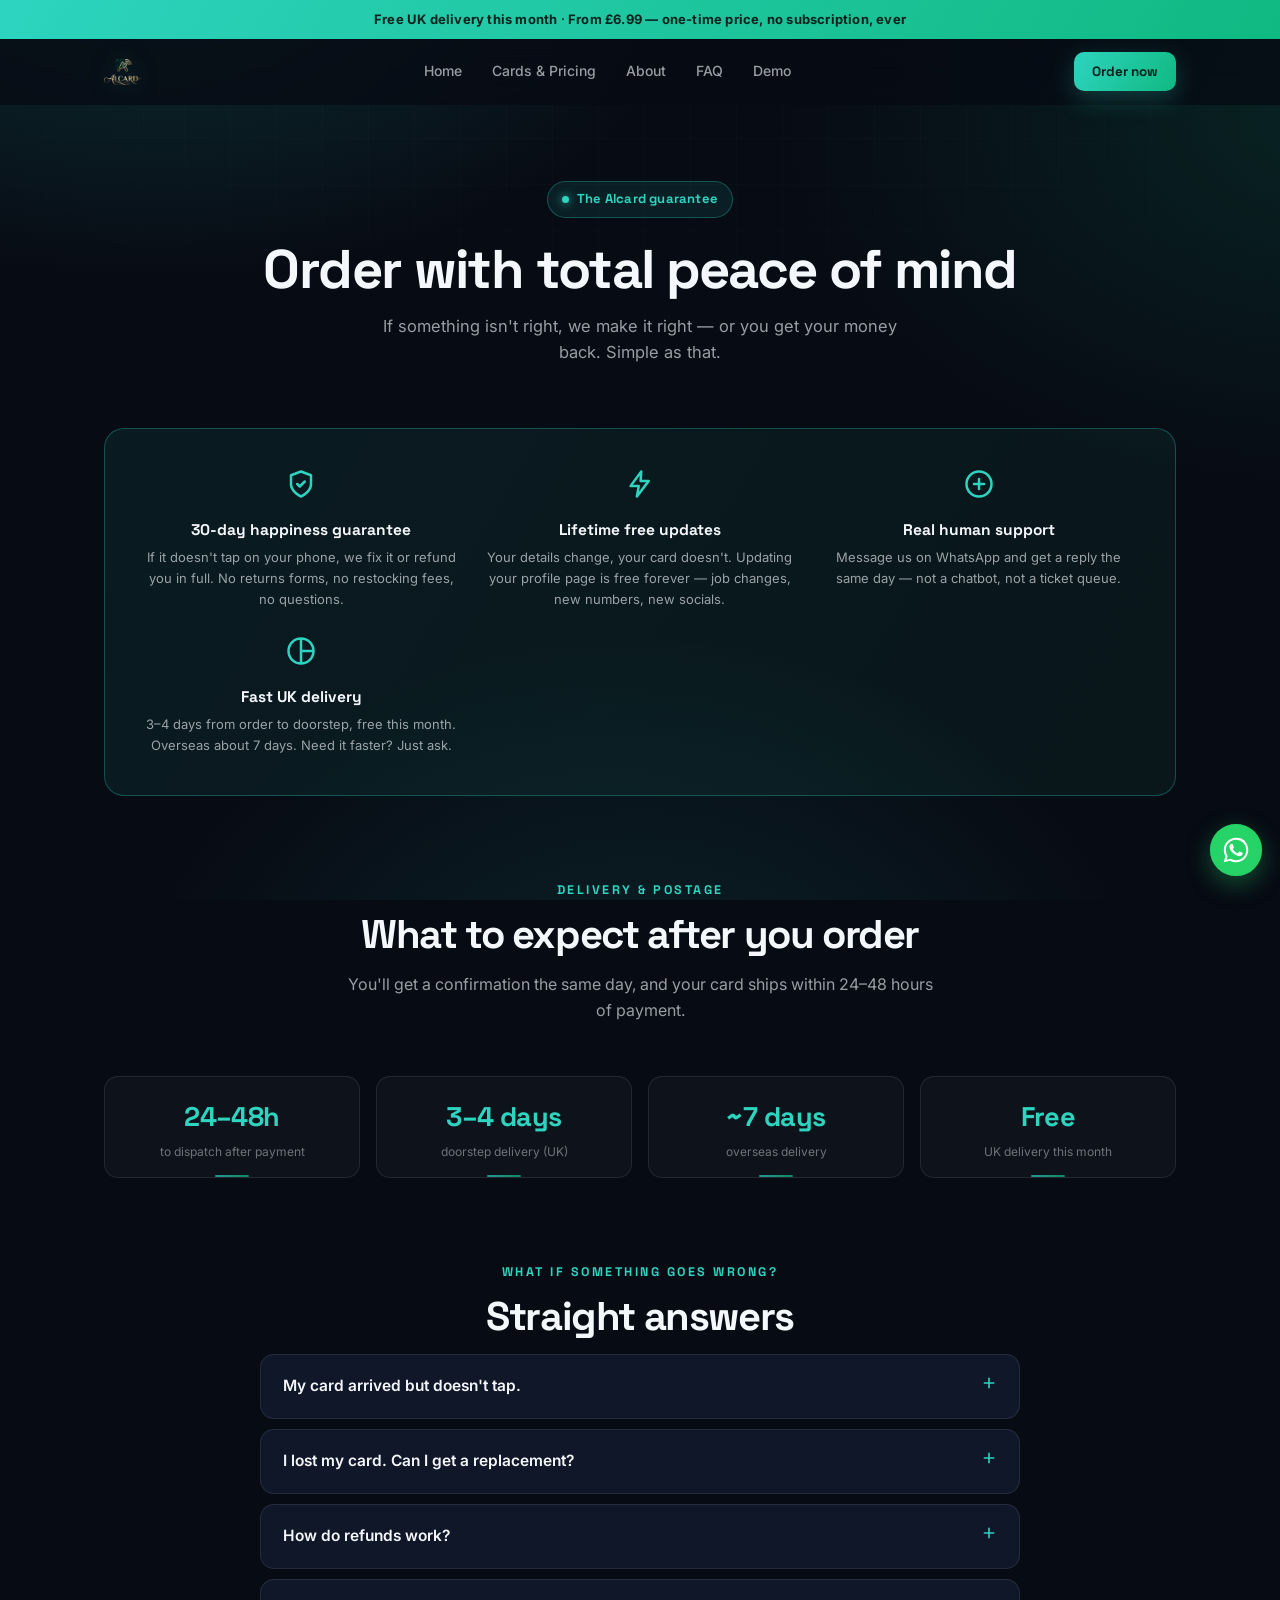
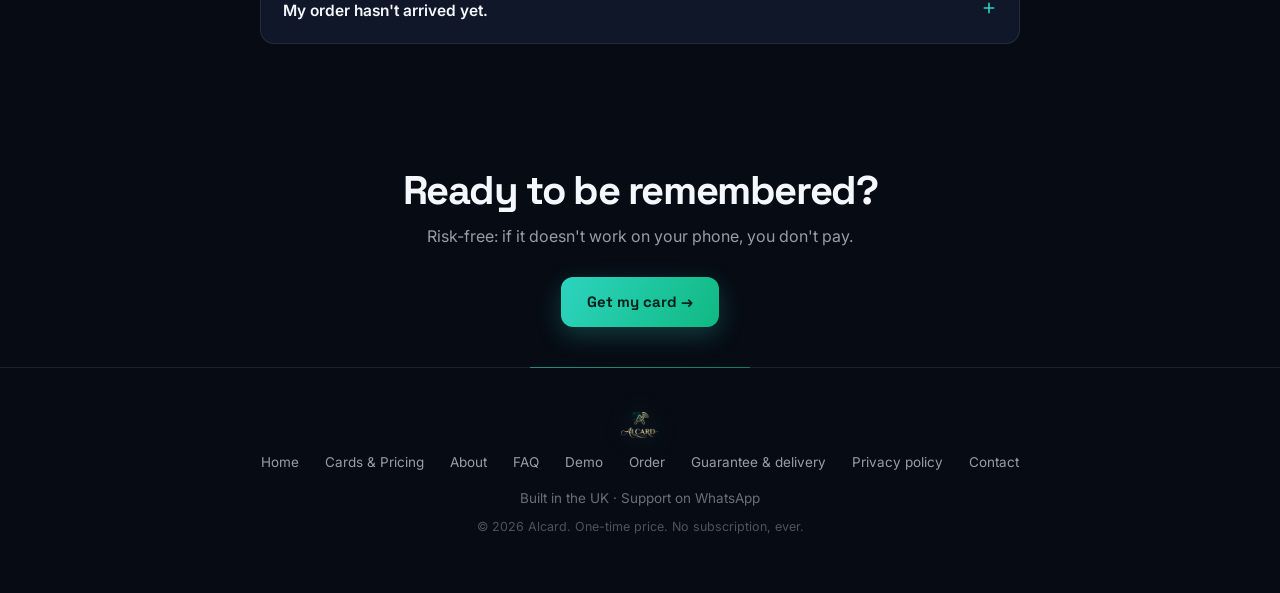
<file: guarantee.html>
<!DOCTYPE html>
<html lang="en">
<head>
    <meta charset="UTF-8">
    <meta name="viewport" content="width=device-width, initial-scale=1.0">
    <title>Guarantee &amp; Delivery — Alcard</title>
    <meta name="description" content="The Alcard guarantee: 30-day money-back if it doesn't work on your phone, lifetime free profile updates, real human support, and fast UK delivery.">
    <meta property="og:title" content="Guarantee &amp; Delivery — Alcard">
    <meta property="og:description" content="30-day money-back, lifetime free updates, real human support and fast UK delivery. Order from Alcard with total peace of mind.">
    <meta property="og:type" content="website">
    <meta name="twitter:title" content="Guarantee &amp; Delivery — Alcard">
    <meta name="twitter:description" content="30-day money-back, lifetime free updates, real human support and fast UK delivery. Order from Alcard with total peace of mind.">
    <meta property="og:url" content="https://aryoluke.github.io/alcard-shop/guarantee.html">
    <meta property="og:image" content="https://aryoluke.github.io/alcard-shop/og-image.png">
    <meta property="og:locale" content="en_GB">
    <meta property="og:site_name" content="Alcard">
    <meta name="twitter:card" content="summary_large_image">
    <meta name="twitter:image" content="https://aryoluke.github.io/alcard-shop/og-image.png">
    <meta name="robots" content="index, follow">
    <link rel="canonical" href="https://aryoluke.github.io/alcard-shop/guarantee.html">
    <link rel="apple-touch-icon" href="apple-touch-icon.png">
    <meta name="theme-color" content="#070B14">
    <link rel="icon" href="mark.svg">
    <link rel="preconnect" href="https://fonts.googleapis.com">
    <link rel="preconnect" href="https://fonts.gstatic.com" crossorigin>
    <link href="https://fonts.googleapis.com/css2?family=Inter:wght@400;500;600;700;800;900&family=Space+Grotesk:wght@500;600;700&display=swap" rel="stylesheet">
    <link rel="stylesheet" href="style.css">
</head>
<body class="has-cta">
    <a class="skip-link" href="#main">Skip to content</a>
    <div class="announce">Free UK delivery this month <span>·</span> From £6.99 — one-time price, no subscription, ever</div>

    <nav>
        <div class="nav-inner">
            <a class="logo" href="index.html"><img class="logo-img" src="brand-logo.png" alt="Alcard"></a>
            <div class="nav-links" id="navLinks">
                <a href="index.html">Home</a>
                <a href="cards.html">Cards &amp; Pricing</a>
                <a href="about.html">About</a>
                <a href="faq.html">FAQ</a>
                <a href="model.html">Demo</a>
            </div>
            <div class="nav-actions">
                <a class="btn small" href="order.html">Order now</a>
                <button class="menu-btn" id="menuBtn" type="button" aria-label="Open menu" aria-expanded="false" aria-controls="navLinks"><span></span><span></span><span></span></button>
            </div>
        </div>
    </nav>

    <main id="main">

    <header class="page-head">
        <div class="kicker"><span class="pulse"></span>The Alcard guarantee</div>
        <h1>Order with total peace of mind</h1>
        <p>If something isn't right, we make it right — or you get your money back. Simple as that.</p>
    </header>

    <section class="reveal" style="padding-top: 20px">
        <div class="container">
            <div class="guarantee">
                <div class="g">
                    <svg viewBox="0 0 24 24" fill="none" stroke-width="2" stroke-linecap="round" stroke-linejoin="round"><path d="M12 22s8-3.5 8-10V5l-8-3-8 3v7c0 6.5 8 10 8 10z"/><path d="m9 12 2 2 4-4"/></svg>
                    <h4>30-day happiness guarantee</h4>
                    <p>If it doesn't tap on your phone, we fix it or refund you in full. No returns forms, no restocking fees, no questions.</p>
                </div>
                <div class="g">
                    <svg viewBox="0 0 24 24" fill="none" stroke-width="2" stroke-linecap="round" stroke-linejoin="round"><path d="M13 2 4.5 13.5H11L9.5 22 19 9.5h-6.5L13 2z"/></svg>
                    <h4>Lifetime free updates</h4>
                    <p>Your details change, your card doesn't. Updating your profile page is free forever — job changes, new numbers, new socials.</p>
                </div>
                <div class="g">
                    <svg viewBox="0 0 24 24" fill="none" stroke-width="2" stroke-linecap="round" stroke-linejoin="round"><circle cx="12" cy="12" r="10"/><path d="M8 12h8M12 8v8"/></svg>
                    <h4>Real human support</h4>
                    <p>Message us on WhatsApp and get a reply the same day — not a chatbot, not a ticket queue.</p>
                </div>
                <div class="g">
                    <svg viewBox="0 0 24 24" fill="none" stroke-width="2" stroke-linecap="round" stroke-linejoin="round"><path d="M12 2a10 10 0 0 1 10 10M12 2v10m10 0a10 10 0 0 1-10 10m10-10H12m0 10a10 10 0 0 1-10-10m10 10V12m-10 0a10 10 0 0 1 10-10"/></svg>
                    <h4>Fast UK delivery</h4>
                    <p>3–4 days from order to doorstep, free this month. Overseas about 7 days. Need it faster? Just ask.</p>
                </div>
            </div>
        </div>
    </section>

    <section class="reveal" style="padding-top: 0">
        <div class="container">
            <div class="eyebrow">Delivery &amp; postage</div>
            <h2>What to expect after you order</h2>
            <p class="sub">You'll get a confirmation the same day, and your card ships within 24–48 hours of payment.</p>
            <div class="stats-row">
                <div class="stat"><b>24–48h</b><span>to dispatch after payment</span></div>
                <div class="stat"><b>3–4 days</b><span>doorstep delivery (UK)</span></div>
                <div class="stat"><b>~7 days</b><span>overseas delivery</span></div>
                <div class="stat"><b>Free</b><span>UK delivery this month</span></div>
            </div>
        </div>
    </section>

    <section class="reveal" style="padding-top: 0">
        <div class="container">
            <div class="eyebrow">What if something goes wrong?</div>
            <h2>Straight answers</h2>
            <div class="faq-list">
                <details>
                    <summary>My card arrived but doesn't tap.<span class="chev"><svg width="16" height="16" viewBox="0 0 24 24" fill="none" stroke="currentColor" stroke-width="2.4" stroke-linecap="round"><path d="M12 5v14M5 12h14"/></svg></span></summary>
                    <p>That's covered by the 30-day guarantee. Message us on WhatsApp, we'll walk you through it — and if it's genuinely not working on your phone, we send a replacement free or refund you in full.</p>
                </details>
                <details>
                    <summary>I lost my card. Can I get a replacement?<span class="chev"><svg width="16" height="16" viewBox="0 0 24 24" fill="none" stroke="currentColor" stroke-width="2.4" stroke-linecap="round"><path d="M12 5v14M5 12h14"/></svg></span></summary>
                    <p>Yes — replacements cost just the card price, and your profile page is unchanged, so the new card works straight away. Message us and we'll sort it.</p>
                </details>
                <details>
                    <summary>How do refunds work?<span class="chev"><svg width="16" height="16" viewBox="0 0 24 24" fill="none" stroke="currentColor" stroke-width="2.4" stroke-linecap="round"><path d="M12 5v14M5 12h14"/></svg></span></summary>
                    <p>Within 30 days of delivery, tell us the problem and we refund you the full card price the same way you paid. No forms, no restocking fees, no shipping costs back to us.</p>
                </details>
                <details>
                    <summary>My order hasn't arrived yet.<span class="chev"><svg width="16" height="16" viewBox="0 0 24 24" fill="none" stroke="currentColor" stroke-width="2.4" stroke-linecap="round"><path d="M12 5v14M5 12h14"/></svg></span></summary>
                    <p>UK orders take 3–4 days and overseas about 7. If it's past that, message us — we'll track it down and, if it's lost, send a new one free.</p>
                </details>
            </div>
        </div>
    </section>

    <section class="final-cta">
        <div class="container">
            <h2>Ready to be remembered?</h2>
            <p>Risk-free: if it doesn't work on your phone, you don't pay.</p>
            <a class="btn" href="order.html">Get my card →</a>
        </div>
    </section>

    </main>

    <footer>
        <a class="logo" href="index.html"><img class="logo-img" src="brand-logo.png" alt="Alcard"></a>
        <div class="f-links">
            <a href="index.html">Home</a>
            <a href="cards.html">Cards &amp; Pricing</a>
            <a href="about.html">About</a>
            <a href="faq.html">FAQ</a>
            <a href="model.html">Demo</a>
            <a href="order.html">Order</a>
            <a href="guarantee.html">Guarantee &amp; delivery</a>
            <a href="privacy.html">Privacy policy</a>
            <a href="mailto:aryanjigar.jmehta@gmail.com">Contact</a>
        </div>
        <p>Built in the UK · Support on WhatsApp</p>
        <p class="f-note" style="margin-top:8px">© <span class="js-year">2026</span> Alcard. One-time price. No subscription, ever.</p>
    </footer>

    <a class="mobile-cta" href="order.html">Get my card →</a>

    <script src="site.js"></script>
</body>
</html>
</file>
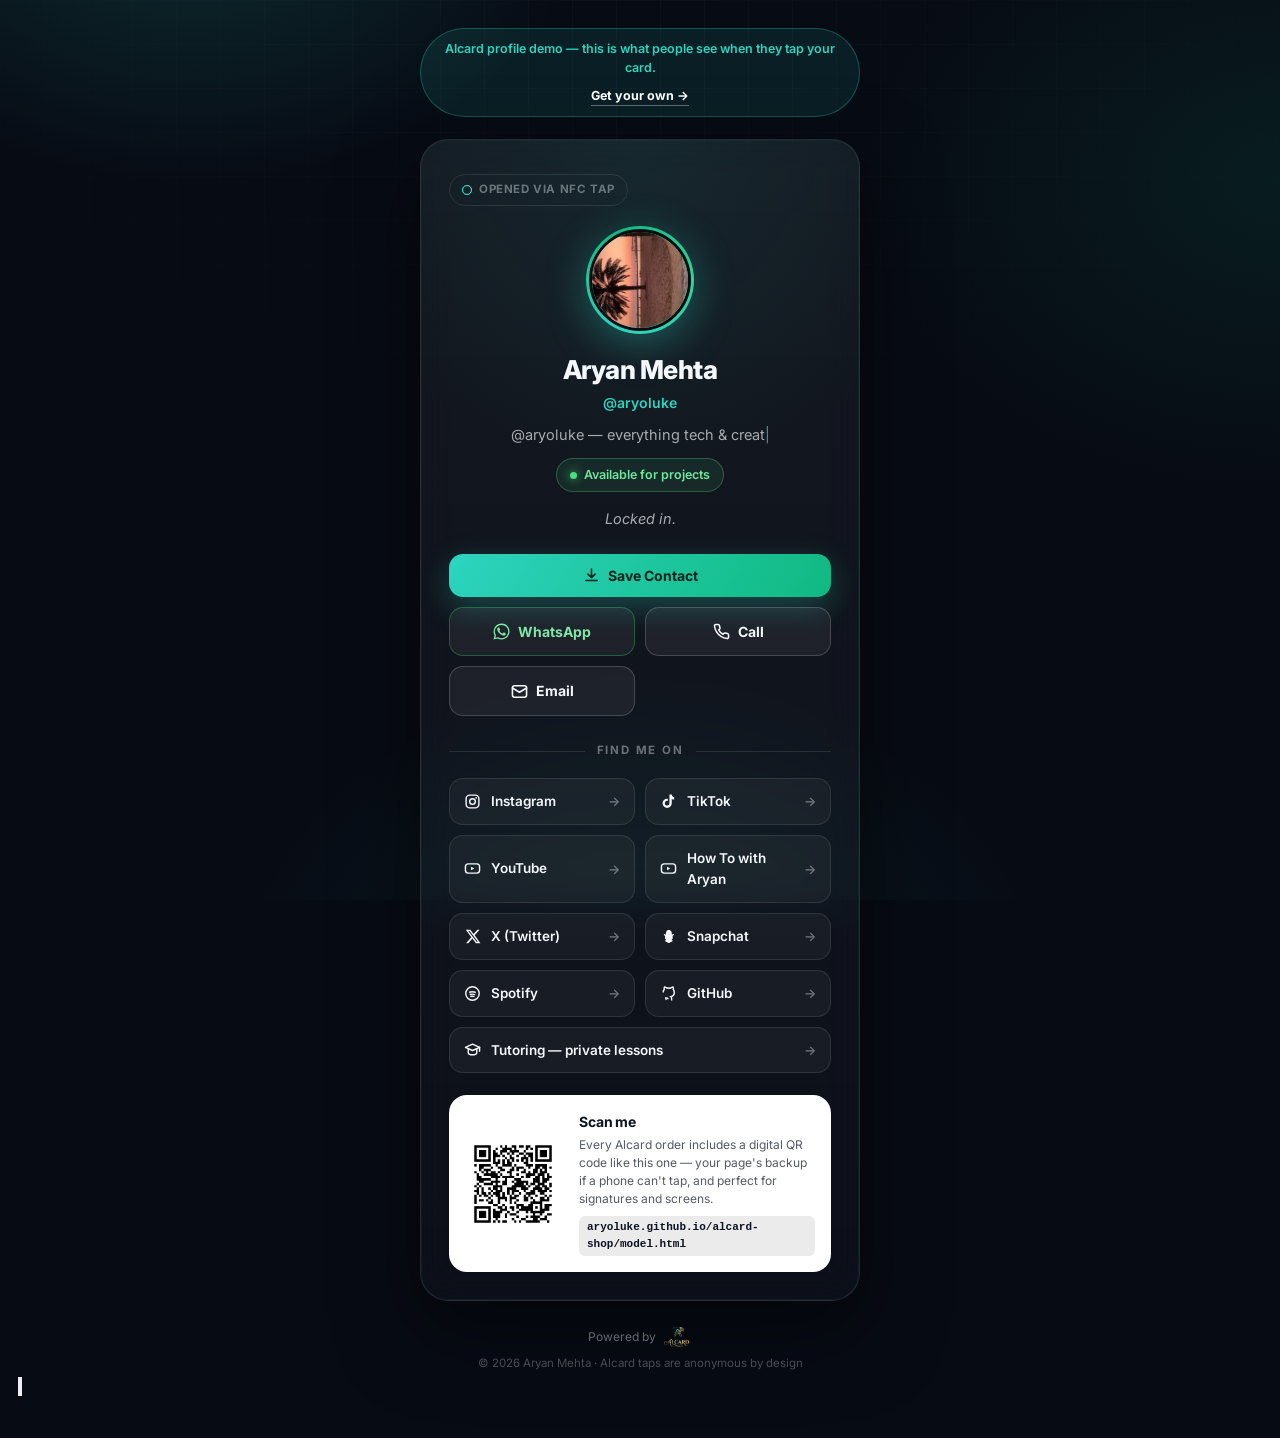
<file: model.html>
<!DOCTYPE html>
<html lang="en">
<head>
    <meta charset="UTF-8">
    <meta name="viewport" content="width=device-width, initial-scale=1.0, viewport-fit=cover">
    <title>Aryan Mehta — @aryoluke</title>
    <meta name="description" content="Aryan Mehta (@aryoluke) — everything tech &amp; creative. Tap or scan to save the contact, or find Aryan on Instagram, TikTok, YouTube, X and more.">
    <meta property="og:title" content="Aryan Mehta — @aryoluke">
    <meta property="og:description" content="Tap to save the contact — everything tech &amp; creative.">
    <meta property="og:type" content="website">
    <meta property="og:url" content="https://aryoluke.github.io/alcard-shop/model.html">
    <meta property="og:image" content="https://aryoluke.github.io/alcard-shop/og-image.png">
    <meta property="og:locale" content="en_GB">
    <meta name="twitter:card" content="summary_large_image">
    <meta name="twitter:image" content="https://aryoluke.github.io/alcard-shop/og-image.png">
    <meta name="robots" content="index, follow">
    <link rel="canonical" href="https://aryoluke.github.io/alcard-shop/model.html">
    <link rel="apple-touch-icon" href="apple-touch-icon.png">
    <meta name="theme-color" content="#070B14">
    <link rel="icon" href="mark.svg">
    <link rel="preconnect" href="https://fonts.googleapis.com">
    <link rel="preconnect" href="https://fonts.gstatic.com" crossorigin>
    <link href="https://fonts.googleapis.com/css2?family=Inter:wght@400;500;600;700;800;900&display=swap" rel="stylesheet">
    <style>
        :root {
            --bg: #070B14;
            --card: rgba(255, 255, 255, 0.04);
            --line: rgba(255, 255, 255, 0.10);
            --line-strong: rgba(255, 255, 255, 0.18);
            --text: #F4F7FB;
            --muted: rgba(244, 247, 251, 0.66);
            --dim: rgba(244, 247, 251, 0.40);
            --accent: #2DD4BF;
            --accent-2: #10B981;
            --whatsapp: #25D366;
            --font: 'Inter', -apple-system, BlinkMacSystemFont, 'Segoe UI', Roboto, sans-serif;
        }

        * { margin: 0; padding: 0; box-sizing: border-box; }
        html { scroll-behavior: smooth; }
        body {
            font-family: var(--font);
            background: var(--bg);
            color: var(--text);
            line-height: 1.55;
            -webkit-font-smoothing: antialiased;
            min-height: 100vh;
            padding: 28px 18px 40px;
            position: relative;
            overflow-x: hidden;
        }

        /* layered background: emerald glows + faint grid */
        body::before {
            content: "";
            position: fixed; inset: 0; z-index: -2;
            background:
                radial-gradient(600px 420px at 15% -10%, rgba(45, 212, 191, 0.16), transparent 65%),
                radial-gradient(700px 520px at 100% 20%, rgba(16, 185, 129, 0.10), transparent 60%),
                radial-gradient(640px 560px at 50% 115%, rgba(45, 212, 191, 0.10), transparent 65%),
                var(--bg);
        }
        body::after {
            content: "";
            position: fixed; inset: 0; z-index: -1; pointer-events: none;
            background-image:
                linear-gradient(rgba(255, 255, 255, 0.025) 1px, transparent 1px),
                linear-gradient(90deg, rgba(255, 255, 255, 0.025) 1px, transparent 1px);
            background-size: 44px 44px;
            mask-image: radial-gradient(ellipse 90% 70% at 50% 0%, black, transparent 80%);
            -webkit-mask-image: radial-gradient(ellipse 90% 70% at 50% 0%, black, transparent 80%);
        }

        .wrap { max-width: 440px; margin: 0 auto; }

        /* demo banner */
        .demo-banner {
            display: flex; align-items: center; justify-content: center; gap: 8px; flex-wrap: wrap;
            background: rgba(45, 212, 191, 0.10);
            border: 1px solid rgba(45, 212, 191, 0.30);
            color: var(--accent);
            font-size: 12.5px; font-weight: 600;
            padding: 10px 16px; border-radius: 100px;
            margin-bottom: 22px; text-align: center;
            animation: fadeUp 0.7s ease both;
        }
        .demo-banner a { color: #fff; font-weight: 700; text-decoration: none; border-bottom: 1px solid rgba(255,255,255,0.35); }
        .demo-banner a:hover { color: var(--accent); border-color: var(--accent); }

        /* profile card */
        .card {
            background: linear-gradient(180deg, rgba(255,255,255,0.055), rgba(255,255,255,0.025));
            border: 1px solid var(--line);
            border-radius: 28px;
            padding: 34px 28px 28px;
            backdrop-filter: blur(18px);
            -webkit-backdrop-filter: blur(18px);
            box-shadow: 0 30px 80px rgba(0, 0, 0, 0.5), 0 0 0 1px rgba(45,212,191,0.05) inset;
            position: relative;
            overflow: hidden;
            animation: fadeUp 0.7s 0.08s ease both;
        }
        .card::before {
            content: "";
            position: absolute; inset: 0; pointer-events: none;
            background: radial-gradient(120% 50% at 50% 0%, rgba(45, 212, 191, 0.09), transparent 60%);
        }
        @keyframes fadeUp {
            from { opacity: 0; transform: translateY(16px); }
            to { opacity: 1; transform: translateY(0); }
        }

        /* tap badge */
        .tap-badge {
            display: inline-flex; align-items: center; gap: 7px;
            font-size: 11.5px; font-weight: 700; letter-spacing: 0.6px; text-transform: uppercase;
            color: var(--dim);
            border: 1px solid var(--line);
            border-radius: 100px;
            padding: 6px 12px;
            margin-bottom: 20px;
        }
        .tap-badge svg { width: 13px; height: 13px; stroke: var(--accent); }
        .tap-badge .ring { position: relative; width: 10px; height: 10px; }
        .tap-badge .ring::before, .tap-badge .ring::after {
            content: ""; position: absolute; inset: 0; border-radius: 50%;
            border: 1.5px solid var(--accent);
        }
        .tap-badge .ring::after { animation: ripple 2.4s ease-out infinite; }
        @keyframes ripple {
            0% { transform: scale(0.5); opacity: 1; }
            80%, 100% { transform: scale(1.6); opacity: 0; }
        }

        /* avatar */
        .avatar-wrap {
            width: 108px; height: 108px; margin: 0 auto 16px;
            border-radius: 50%;
            padding: 3px;
            background: conic-gradient(from 210deg, #2DD4BF, #10B981, #34D399, #2DD4BF);
            box-shadow: 0 10px 40px rgba(45, 212, 191, 0.35);
            position: relative;
            animation: fadeUp 0.7s 0.16s ease both;
        }
        .avatar-wrap img {
            width: 100%; height: 100%; border-radius: 50%;
            object-fit: cover; display: block;
            background: var(--bg);
            border: 3px solid var(--bg);
        }

        .name { text-align: center; font-size: 26px; font-weight: 800; letter-spacing: -0.02em; animation: fadeUp 0.7s 0.22s ease both; }
        .handle { text-align: center; color: var(--accent); font-weight: 600; font-size: 14px; margin-top: 2px; animation: fadeUp 0.7s 0.28s ease both; }

        .typing-row { display: flex; align-items: center; justify-content: center; gap: 8px; margin-top: 10px; animation: fadeUp 0.7s 0.34s ease both; }
        .typing { font-size: 14.5px; color: var(--muted); }
        .cursor { display: inline-block; color: var(--accent); font-weight: 300; animation: blink 0.8s step-end infinite; }
        .cursor.done { animation: none; opacity: 0; }
        @keyframes blink { 0%, 100% { opacity: 1; } 50% { opacity: 0; } }

        .status {
            display: inline-flex; align-items: center; gap: 7px;
            background: rgba(74, 222, 128, 0.10); border: 1px solid rgba(74, 222, 128, 0.30);
            color: #6EE7A0; font-size: 12.5px; font-weight: 600;
            padding: 6px 13px; border-radius: 100px;
            margin: 12px auto 0; 
            animation: fadeUp 0.7s 0.40s ease both;
        }
        .status .dot { width: 7px; height: 7px; border-radius: 50%; background: #4ADE80; box-shadow: 0 0 10px rgba(74, 222, 128, 0.9); animation: blink 2s infinite; }

        .quote { text-align: center; font-style: italic; color: var(--muted); font-size: 14.5px; margin-top: 16px; min-height: 24px; transition: opacity 0.3s ease; animation: fadeUp 0.7s 0.46s ease both; }

        /* primary actions */
        .actions { display: grid; grid-template-columns: 1fr 1fr; gap: 10px; margin-top: 22px; animation: fadeUp 0.7s 0.52s ease both; }
        .action {
            display: flex; align-items: center; justify-content: center; gap: 8px;
            padding: 13px 10px; border-radius: 14px;
            font-size: 14px; font-weight: 700; text-decoration: none;
            border: 1px solid var(--line-strong);
            color: var(--text);
            background: rgba(255, 255, 255, 0.06);
            transition: transform 0.15s ease, border-color 0.15s ease, background 0.15s ease;
            cursor: pointer; font-family: inherit;
        }
        .action svg { width: 17px; height: 17px; flex-shrink: 0; }
        .action:hover { transform: translateY(-2px); border-color: rgba(45, 212, 191, 0.55); background: rgba(255, 255, 255, 0.09); }
        .action.primary {
            grid-column: 1 / -1;
            background: linear-gradient(120deg, #2DD4BF, #10B981);
            color: #05211C; border: none;
            box-shadow: 0 10px 30px rgba(45, 212, 191, 0.28);
        }
        .action.primary:hover { filter: brightness(1.05); box-shadow: 0 14px 36px rgba(45, 212, 191, 0.4); }
        .action.whatsapp { border-color: rgba(37, 211, 102, 0.35); color: #7FE7A8; }
        .action.whatsapp:hover { border-color: rgba(37, 211, 102, 0.8); }
        .action.whatsapp svg { fill: #7FE7A8; }

        /* divider */
        .divider { display: flex; align-items: center; gap: 12px; margin: 26px 0 18px; color: var(--dim); font-size: 11.5px; font-weight: 700; letter-spacing: 1.8px; text-transform: uppercase; animation: fadeUp 0.7s 0.58s ease both; }
        .divider::before, .divider::after { content: ""; flex: 1; height: 1px; background: var(--line); }

        /* social tiles */
        .socials { display: grid; grid-template-columns: 1fr 1fr; gap: 10px; animation: fadeUp 0.7s 0.64s ease both; }
        .soc {
            display: flex; align-items: center; gap: 10px;
            padding: 12px 14px; border-radius: 14px;
            background: rgba(255, 255, 255, 0.045);
            border: 1px solid var(--line);
            color: var(--text); text-decoration: none;
            font-size: 13.5px; font-weight: 600;
            transition: transform 0.15s ease, border-color 0.15s ease, background 0.15s ease;
        }
        .soc svg { width: 17px; height: 17px; flex-shrink: 0; }
        .soc span:last-child { margin-left: auto; color: var(--dim); font-size: 13px; transition: color 0.15s, transform 0.15s; }
        .soc:hover { transform: translateY(-2px); border-color: rgba(45, 212, 191, 0.5); background: rgba(255, 255, 255, 0.08); }
        .soc:hover span:last-child { color: var(--accent); transform: translateX(3px); }
        .soc.wide { grid-column: 1 / -1; }

        /* QR block */
        .qr-box {
            margin-top: 22px; display: flex; align-items: center; gap: 18px;
            background: #FFFFFF; border-radius: 18px; padding: 16px;
            animation: fadeUp 0.7s 0.70s ease both;
        }
        .qr-box img { width: 96px; height: 96px; border-radius: 10px; flex-shrink: 0; }
        .qr-box .qr-copy { color: #0B1222; }
        .qr-box .qr-copy b { font-size: 14px; display: block; margin-bottom: 3px; letter-spacing: -0.01em; }
        .qr-box .qr-copy p { font-size: 12px; color: rgba(11, 18, 34, 0.7); line-height: 1.5; }
        .qr-box .qr-copy code {
            display: inline-block; margin-top: 8px; font-size: 11px; font-weight: 700;
            background: rgba(7, 11, 20, 0.08); border-radius: 6px; padding: 3px 8px; color: #0B1222;
        }

        /* footer */
        .foot { text-align: center; margin-top: 26px; color: var(--dim); font-size: 12.5px; animation: fadeUp 0.7s 0.76s ease both; }
        .foot .powered { display: flex; align-items: center; justify-content: center; gap: 8px; margin-bottom: 8px; }
        .foot .powered span { font-size: 12px; color: var(--dim); }
        .foot a.brand {
            display: inline-flex; align-items: center; gap: 8px;
            color: var(--text); text-decoration: none; font-size: 17px; font-weight: 800; letter-spacing: -0.3px;
        }
        .foot a.brand img { height: 20px; width: auto; }
        .foot a.brand:hover { color: var(--accent); }
        .foot .priv { font-size: 11.5px; color: rgba(244, 247, 251, 0.28); }

        @media (max-width: 420px) {
            .card { padding: 28px 20px 22px; }
            .actions { grid-template-columns: 1fr; }
            .action.primary { grid-column: 1; }
            .socials { grid-template-columns: 1fr; }
            .soc.wide { grid-column: 1; }
            .qr-box { flex-direction: column; text-align: center; }
        }
    </style>
</head>
<body class="no-wa-bubble">

    <div class="wrap">

        <div class="demo-banner">
            Alcard profile demo — this is what people see when they tap your card.
            <a href="index.html">Get your own &rarr;</a>
        </div>

        <div class="card">
            <div class="tap-badge">
                <span class="ring"></span>
                Opened via NFC tap
            </div>

            <div class="avatar-wrap">
                <img src="model-photo.jpg" alt="Aryan Mehta" width="512" height="230">
            </div>

            <div class="name">Aryan Mehta</div>
            <div class="handle">@aryoluke</div>

            <div class="typing-row">
                <span class="typing"><span id="typing-text"></span><span class="cursor" id="cursor">|</span></span>
            </div>

            <div style="text-align:center">
                <span class="status"><span class="dot"></span>Available for projects</span>
            </div>

            <div class="quote" id="quote">Locked in.</div>

            <div class="actions">
                <button class="action primary" id="saveContact" type="button">
                    <svg viewBox="0 0 24 24" fill="none" stroke="currentColor" stroke-width="2.2" stroke-linecap="round" stroke-linejoin="round"><path d="M12 3v12M7 10l5 5 5-5M4 19h16"/></svg>
                    Save Contact
                </button>
                <a class="action whatsapp" href="https://wa.me/447777940152" target="_blank" rel="noopener">
                    <svg viewBox="0 0 24 24"><path d="M17.5 14.4c-.3-.15-1.76-.87-2.03-.97-.27-.1-.47-.15-.67.15-.2.3-.77.97-.94 1.17-.17.2-.35.22-.65.07-.3-.15-1.26-.46-2.4-1.48-.89-.79-1.49-1.77-1.66-2.07-.17-.3-.02-.46.13-.61.14-.13.3-.35.45-.52.15-.17.2-.3.3-.5.1-.2.05-.37-.02-.52-.08-.15-.67-1.62-.92-2.22-.24-.58-.49-.5-.67-.51h-.57c-.2 0-.52.07-.8.37-.27.3-1.04 1.02-1.04 2.5 0 1.47 1.07 2.9 1.22 3.1.15.2 2.1 3.2 5.1 4.49.71.3 1.27.49 1.7.63.72.23 1.37.2 1.88.12.58-.09 1.76-.72 2.01-1.42.25-.7.25-1.29.17-1.42-.07-.13-.27-.2-.57-.35zM12.04 21.5h-.01a9.4 9.4 0 0 1-4.79-1.31l-.34-.2-3.56.93.95-3.47-.22-.36a9.4 9.4 0 0 1-1.44-5.02c0-5.19 4.23-9.42 9.43-9.42a9.36 9.36 0 0 1 6.66 2.76 9.36 9.36 0 0 1 2.76 6.67c0 5.2-4.24 9.42-9.44 9.42zm8.3-17.72A11.26 11.26 0 0 0 12.04.71 11.29 11.29 0 0 0 .75 12.03c0 1.99.52 3.93 1.51 5.64L.63 23.37l5.82-1.53a11.27 11.27 0 0 0 5.59 1.42h.01c6.22 0 11.28-5.06 11.28-11.28 0-3.01-1.17-5.85-3.3-7.99z"/></svg>
                    WhatsApp
                </a>
                <a class="action" href="tel:+447777940152">
                    <svg viewBox="0 0 24 24" fill="none" stroke="currentColor" stroke-width="2.2" stroke-linecap="round" stroke-linejoin="round"><path d="M22 16.9v3a2 2 0 0 1-2.2 2 19.8 19.8 0 0 1-8.6-3.1 19.5 19.5 0 0 1-6-6A19.8 19.8 0 0 1 2.1 4.2 2 2 0 0 1 4.1 2h3a2 2 0 0 1 2 1.7c.13.96.36 1.9.7 2.8a2 2 0 0 1-.45 2.1L8.1 9.9a16 16 0 0 0 6 6l1.3-1.3a2 2 0 0 1 2.1-.45c.9.34 1.84.57 2.8.7A2 2 0 0 1 22 16.9z"/></svg>
                    Call
                </a>
                <a class="action" href="mailto:aryanjigar.jmehta@gmail.com">
                    <svg viewBox="0 0 24 24" fill="none" stroke="currentColor" stroke-width="2.2" stroke-linecap="round" stroke-linejoin="round"><rect x="2" y="4" width="20" height="16" rx="3"/><path d="m2 7 10 6 10-6"/></svg>
                    Email
                </a>
            </div>

            <div class="divider">Find me on</div>

            <div class="socials">
                <a class="soc" href="https://instagram.com/aryoluke" target="_blank" rel="noopener">
                    <svg viewBox="0 0 24 24" fill="none" stroke="currentColor" stroke-width="2"><rect x="3" y="3" width="18" height="18" rx="5"/><circle cx="12" cy="12" r="4"/><circle cx="17.2" cy="6.8" r="1.2" fill="currentColor" stroke="none"/></svg>
                    Instagram<span>&rarr;</span>
                </a>
                <a class="soc" href="https://tiktok.com/@aryoluke" target="_blank" rel="noopener">
                    <svg viewBox="0 0 24 24" fill="currentColor"><path d="M16.6 2c.35 1.9 1.45 3.6 3.4 4v3.2a7.7 7.7 0 0 1-3.4-.85v6.15a6.5 6.5 0 1 1-6.5-6.5c.35 0 .7.03 1 .08v3.3a3.2 3.2 0 1 0 2.2 3.05V2h3.3z"/></svg>
                    TikTok<span>&rarr;</span>
                </a>
                <a class="soc" href="https://youtube.com/@aryoluke" target="_blank" rel="noopener">
                    <svg viewBox="0 0 24 24" fill="none" stroke="currentColor" stroke-width="2"><rect x="2" y="5.5" width="20" height="13" rx="4"/><path d="m10 9.5 4.5 2.5-4.5 2.5v-5z" fill="currentColor" stroke="none"/></svg>
                    YouTube<span>&rarr;</span>
                </a>
                <a class="soc" href="https://youtube.com/@HowToWithAryan" target="_blank" rel="noopener">
                    <svg viewBox="0 0 24 24" fill="none" stroke="currentColor" stroke-width="2"><rect x="2" y="5.5" width="20" height="13" rx="4"/><path d="m10 9.5 4.5 2.5-4.5 2.5v-5z" fill="currentColor" stroke="none"/></svg>
                    How To with Aryan<span>&rarr;</span>
                </a>
                <a class="soc" href="https://twitter.com/aryoluke" target="_blank" rel="noopener">
                    <svg viewBox="0 0 24 24" fill="currentColor"><path d="M18.9 2.5h3.1l-6.9 7.9 8.1 11.1h-6.4l-5-6.6-5.7 6.6H2.9l7.4-8.4L2.5 2.5h6.5l4.5 6 5.4-6zm-1.1 17h1.7L7.9 4.3H6l11.8 15.2z"/></svg>
                    X (Twitter)<span>&rarr;</span>
                </a>
                <a class="soc" href="https://snapchat.com/add/aryanmehta0710" target="_blank" rel="noopener">
                    <svg viewBox="0 0 24 24" fill="currentColor"><path d="M12 2.5c2.6 0 4.5 1.9 4.6 4.7.1.6 0 1.1 0 1.5 0 .2.2.3.4.3l1.8-.5c.3-.1.5 0 .6.2.1.3.2.6.2 1-.1.6-.7 1-1.5 1.4-.3.2-.4.5-.3.8.6 2.3.1 3.9-1.5 4.7-.2.1-.2.3 0 .5.4.4 1 .4 1.4.4.3 0 .5.2.4.5-.1.6-.7 1.2-1.7 1.3-.9.1-1.4.5-1.7.9-.3.4-1 .8-2.2.8s-1.9-.4-2.2-.8c-.3-.4-.8-.8-1.7-.9-1-.1-1.6-.7-1.7-1.3-.1-.3.1-.5.4-.5.4 0 1-.1 1.4-.4.2-.2.2-.4 0-.5-1.6-.8-2.1-2.4-1.5-4.7.1-.3-.1-.6-.3-.8-.8-.4-1.4-.8-1.5-1.4 0-.4.1-.7.2-1 .1-.2.3-.3.6-.2l1.8.5c.2.1.4-.1.4-.3 0-.4-.1-.9 0-1.5.1-2.8 2-4.7 4.6-4.7z"/></svg>
                    Snapchat<span>&rarr;</span>
                </a>
                <a class="soc" href="https://open.spotify.com/user/aryanjmehta" target="_blank" rel="noopener">
                    <svg viewBox="0 0 24 24" fill="none" stroke="currentColor" stroke-width="2"><circle cx="12" cy="12" r="9.5"/><path d="M7.2 10.2c3.2-1 6.5-.9 9.6.3M8 13.4c2.6-.8 5.3-.7 7.8.2M8.9 16.3c2-.6 4-.5 5.9.1"/></svg>
                    Spotify<span>&rarr;</span>
                </a>
                <a class="soc" href="https://github.com/Aryoluke" target="_blank" rel="noopener">
                    <svg viewBox="0 0 24 24" fill="none" stroke="currentColor" stroke-width="2"><path d="M4.5 10.5c0-1.6.5-3 1.4-4.2-.2-.9-.1-2 .4-3.4 1.5.1 3 .9 3.8 1.7 1.5-.5 3-.5 4.5 0 .8-.8 2.3-1.6 3.8-1.7.5 1.4.6 2.5.4 3.4.9 1.2 1.4 2.6 1.4 4.2 0 3-1.9 5.4-4.9 5.9.7.5 1.1 1.4 1.1 2.4v3.2M9 21c-.7-1-.3-2.6-1.5-3.2 1.5 0 3.4.6 4.5 2.2"/></svg>
                    GitHub<span>&rarr;</span>
                </a>
                <a class="soc wide" href="https://aryoluke.github.io/tutor/" target="_blank" rel="noopener">
                    <svg viewBox="0 0 24 24" fill="none" stroke="currentColor" stroke-width="2" stroke-linecap="round" stroke-linejoin="round"><path d="M2 7.5 12 3l10 4.5L12 12 2 7.5z"/><path d="M6 10v5c0 1.5 2.7 3 6 3s6-1.5 6-3v-5"/><path d="M22 7.5V13"/></svg>
                    Tutoring — private lessons<span>&rarr;</span>
                </a>
            </div>

            <div class="qr-box">
                <img src="qr-alcard.png" alt="QR code — scan to open Alcard" width="96" height="96">
                <div class="qr-copy">
                    <b>Scan me</b>
                    <p>Every Alcard order includes a digital QR code like this one — your page's backup if a phone can't tap, and perfect for signatures and screens.</p>
                    <code>aryoluke.github.io/alcard-shop/model.html</code>
                </div>
            </div>
        </div>

        <div class="foot">
            <div class="powered">
                <span>Powered by</span>
                <a class="brand" href="index.html"><img src="brand-logo.png" alt="Alcard"></a>
            </div>
            <div class="priv">&copy; <span class="js-year">2026</span> Aryan Mehta &middot; Alcard taps are anonymous by design</div>
        </div>

    </div>

    <script src="site.js"></script>
    <script>
        // typing animation
        (function () {
            var text = "@aryoluke \u2014 everything tech & creative";
            var el = document.getElementById('typing-text');
            var cursor = document.getElementById('cursor');
            var i = 0;
            function type() {
                if (i < text.length) {
                    el.textContent += text[i];
                    i++;
                    setTimeout(type, 45);
                } else {
                    setTimeout(function () { cursor.classList.add('done'); }, 1200);
                }
            }
            type();
        })();

        // quote rotator
        (function () {
            var quotes = ["Locked in.", "One rep at a time.", "Built different."];
            var el = document.getElementById('quote');
            setInterval(function () {
                var current = el.textContent;
                var next;
                do { next = quotes[Math.floor(Math.random() * quotes.length)]; } while (next === current);
                el.style.opacity = '0';
                setTimeout(function () { el.textContent = next; el.style.opacity = '1'; }, 300);
            }, 4200);
        })();

        // Save Contact — builds a real .vcf in the browser
        (function () {
            var lines = [
                "BEGIN:VCARD", "VERSION:3.0",
                "N:Mehta;Aryan;;;",
                "FN:Aryan Mehta",
                "ORG:Alcard",
                "TITLE:Founder of Alcard \u00b7 Creator",
                "TEL;TYPE=CELL:+44 7777 940152",
                "EMAIL:aryanjigar.jmehta@gmail.com",
                "URL:https://aryoluke.github.io/alcard-shop/model.html",
                "NOTE:@aryoluke \u2014 everything tech & creative",
                "END:VCARD"
            ].join("\r\n") + "\r\n";

            document.getElementById('saveContact').addEventListener('click', function () {
                var blob = new Blob([lines], { type: 'text/vcard' });
                var a = document.createElement('a');
                a.href = URL.createObjectURL(blob);
                a.download = 'Aryan Mehta.vcf';
                document.body.appendChild(a);
                a.click();
                setTimeout(function () { URL.revokeObjectURL(a.href); a.remove(); }, 500);
            });
        })();
    </script>
</body>
</html>
</file>
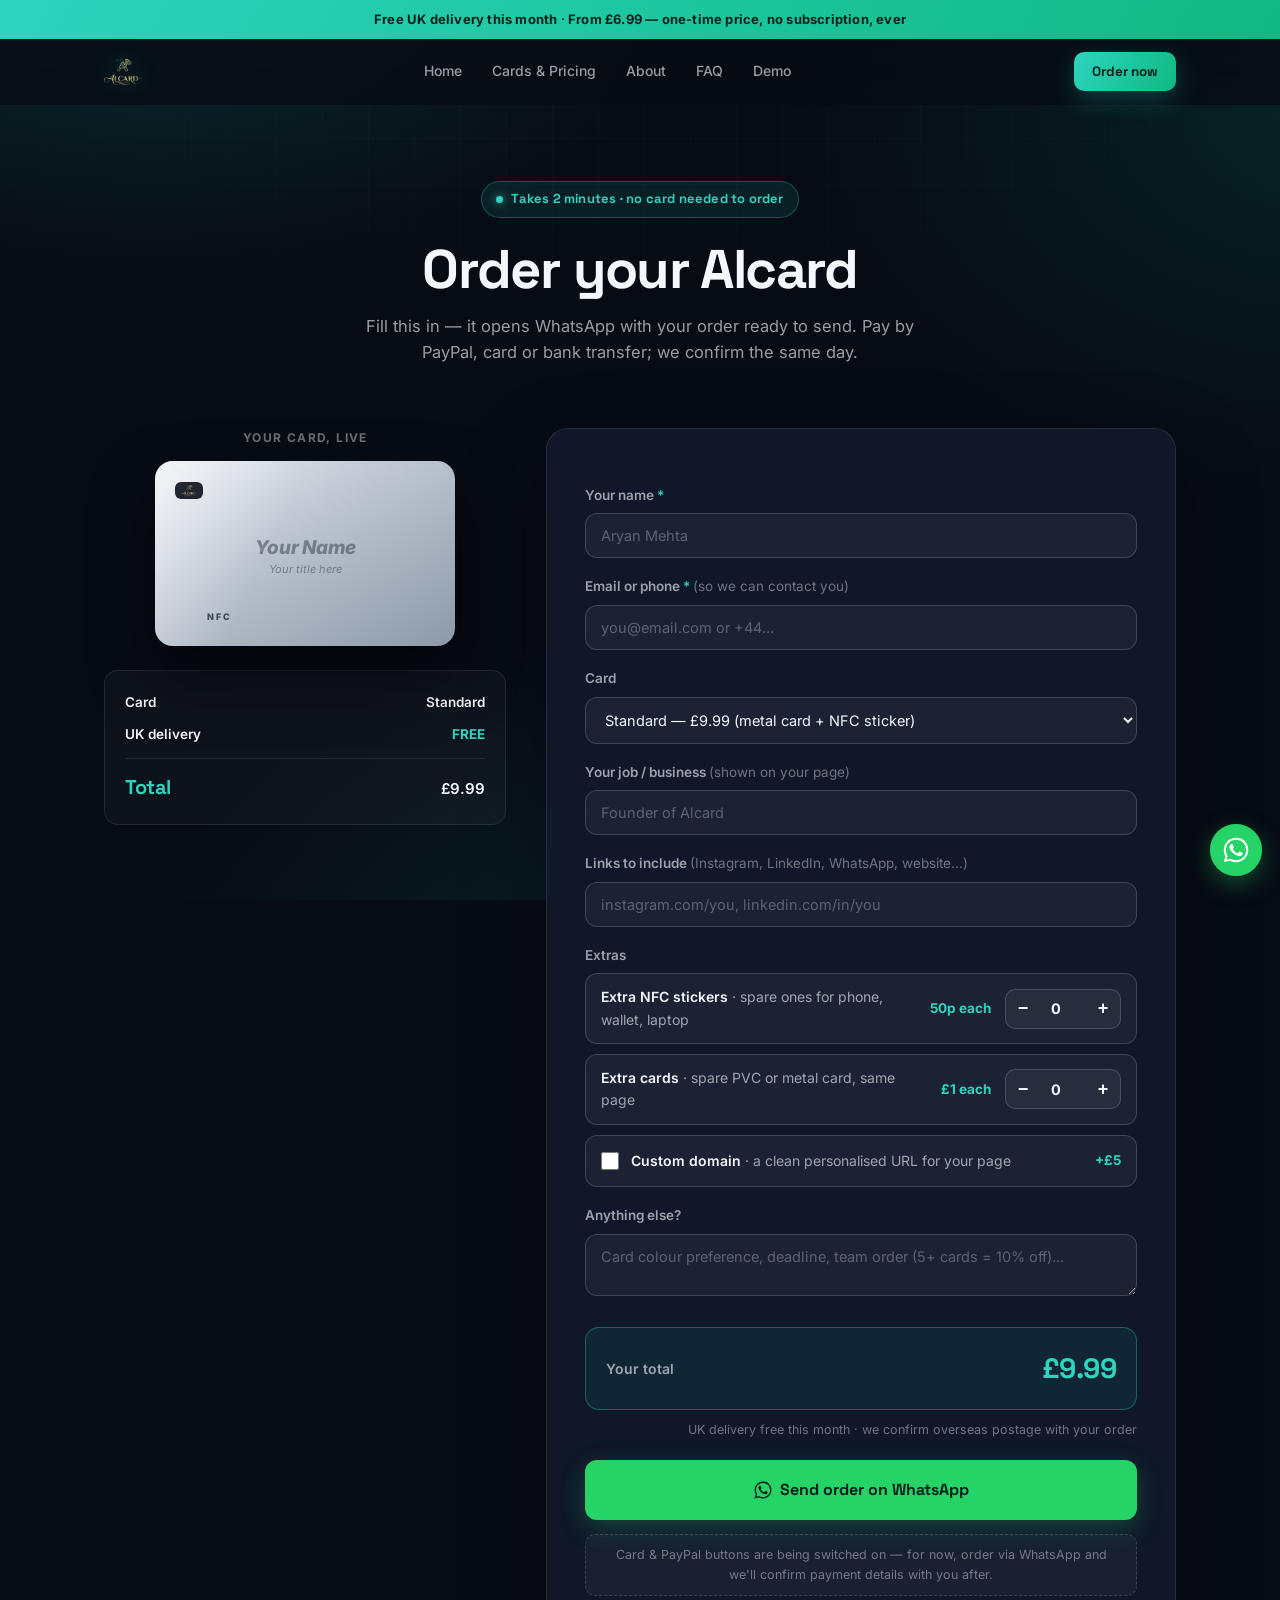
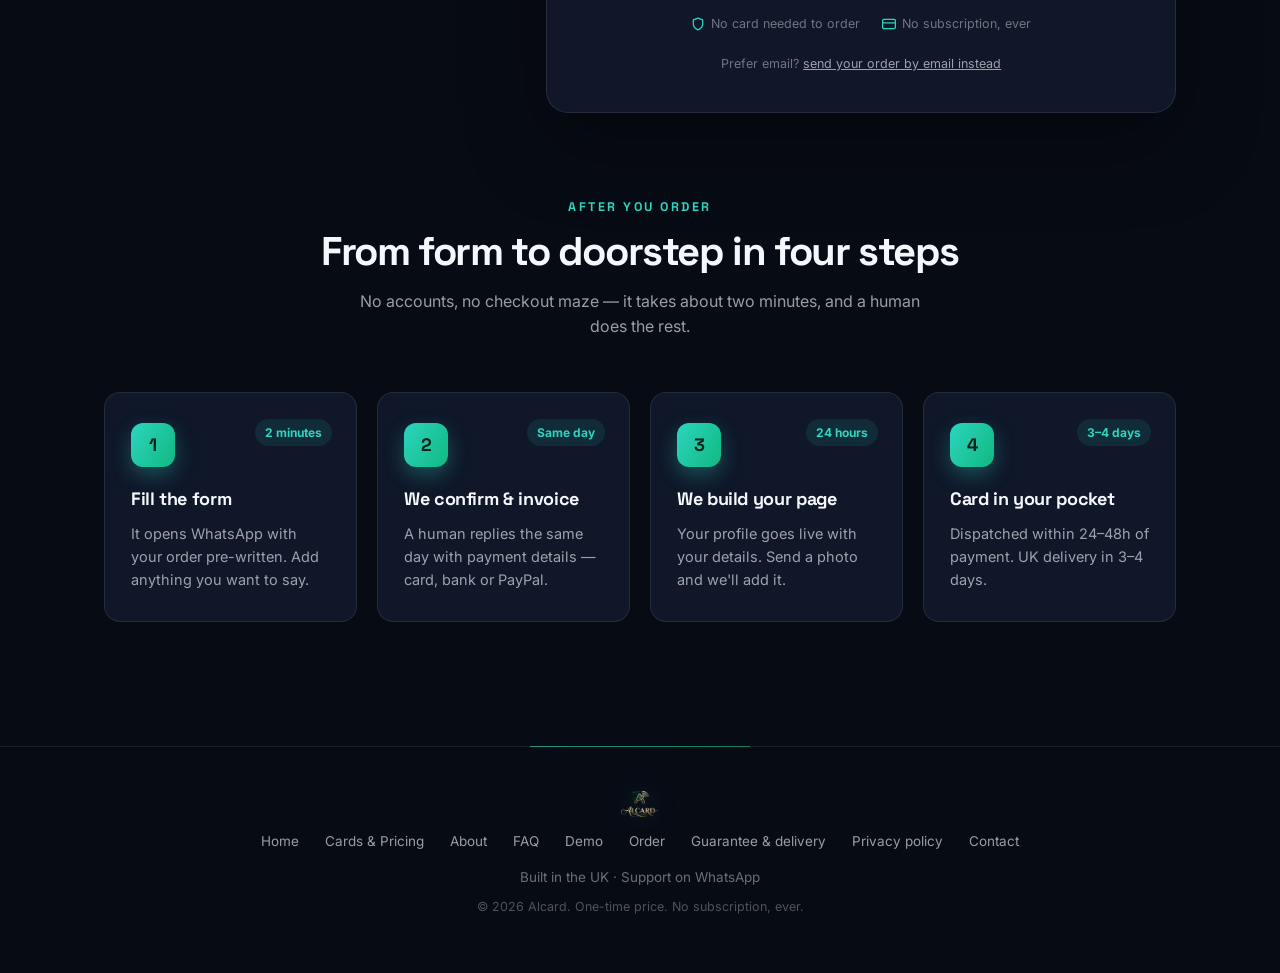
<file: order.html>
<!DOCTYPE html>
<html lang="en">
<head>
    <meta charset="UTF-8">
    <meta name="viewport" content="width=device-width, initial-scale=1.0">
    <title>Order — Alcard</title>
    <meta name="description" content="Order your Alcard NFC card. From £6.99. Extras: stickers 50p, cards £1, custom domain +£5. Order via WhatsApp, pay by PayPal or card.">
    <meta property="og:title" content="Order your Alcard — from £6.99">
    <meta property="og:description" content="Order your Alcard NFC business card in two minutes. From £6.99 one-time — no subscription, free UK delivery this month.">
    <meta property="og:type" content="website">
    <meta name="twitter:title" content="Order your Alcard — from £6.99">
    <meta name="twitter:description" content="Order your Alcard NFC business card in two minutes. From £6.99 one-time — no subscription.">
    <meta property="og:url" content="https://aryoluke.github.io/alcard-shop/order.html">
    <meta property="og:image" content="https://aryoluke.github.io/alcard-shop/og-image.png">
    <meta property="og:locale" content="en_GB">
    <meta property="og:site_name" content="Alcard">
    <meta name="twitter:card" content="summary_large_image">
    <meta name="twitter:image" content="https://aryoluke.github.io/alcard-shop/og-image.png">
    <meta name="robots" content="index, follow">
    <link rel="canonical" href="https://aryoluke.github.io/alcard-shop/order.html">
    <link rel="apple-touch-icon" href="apple-touch-icon.png">
    <meta name="theme-color" content="#070B14">
    <link rel="icon" href="mark.svg">
    <link rel="preconnect" href="https://fonts.googleapis.com">
    <link rel="preconnect" href="https://fonts.gstatic.com" crossorigin>
    <link href="https://fonts.googleapis.com/css2?family=Inter:wght@400;500;600;700;800;900&family=Space+Grotesk:wght@500;600;700&display=swap" rel="stylesheet">
    <link rel="stylesheet" href="style.css">
</head>
<body>
    <a class="skip-link" href="#main">Skip to content</a>
    <div class="announce">Free UK delivery this month <span>·</span> From £6.99 — one-time price, no subscription, ever</div>

    <nav>
        <div class="nav-inner">
            <a class="logo" href="index.html"><img class="logo-img" src="brand-logo.png" alt="Alcard"></a>
            <div class="nav-links" id="navLinks">
                <a href="index.html">Home</a>
                <a href="cards.html">Cards &amp; Pricing</a>
                <a href="about.html">About</a>
                <a href="faq.html">FAQ</a>
                <a href="model.html">Demo</a>
            </div>
            <div class="nav-actions">
                <a class="btn small" href="order.html">Order now</a>
                <button class="menu-btn" id="menuBtn" type="button" aria-label="Open menu" aria-expanded="false" aria-controls="navLinks"><span></span><span></span><span></span></button>
            </div>
        </div>
    </nav>

    <main id="main">

    <header class="page-head">
        <div class="kicker"><span class="pulse"></span>Takes 2 minutes · no card needed to order</div>
        <h1>Order your Alcard</h1>
        <p>Fill this in — it opens WhatsApp with your order ready to send. Pay by PayPal, card or bank transfer; we confirm the same day.</p>
    </header>

    <section id="order" class="reveal" style="padding-top: 20px">
        <div class="container">
            <div class="order-grid">
            <aside class="order-side">
                <div class="preview-wrap">
                    <div class="preview-label">Your card, live</div>
                    <div class="live-card lc-metal" id="liveCard">
                        <div class="lc-top"><span class="lc-logo"><img src="brand-logo.png" alt="Alcard"></span></div>
                        <div class="lc-mid">
                            <div class="lc-name" id="lcName">Your Name</div>
                            <div class="lc-role" id="lcRole">Your title here</div>
                        </div>
                        <div class="lc-bottom">
                            <span class="lc-domain" id="lcDomain" hidden>yourname.alcard.uk</span>
                            <span class="lc-nfc"><svg viewBox="0 0 24 24" fill="none" stroke-width="2.4" stroke-linecap="round"><path d="M6 8.5a8 8 0 0 1 0 7M10 6.5a12 12 0 0 1 0 11M14 4.5a16 16 0 0 1 0 15"/></svg><span>NFC</span></span>
                        </div>
                    </div>
                </div>
                <div class="summary-box">
                    <div class="sum-row"><b>Card</b><span class="sum-val" id="sumTierName">Standard</span></div>
                    <div class="sum-row" id="sumStickers" hidden><b>Extra NFC stickers &times; <span id="sumStickQty">0</span></b><span class="sum-val" id="sumStickCost">£0.00</span></div>
                    <div class="sum-row" id="sumCards" hidden><b>Extra cards &times; <span id="sumCardQty">0</span></b><span class="sum-val" id="sumCardCost">£0.00</span></div>
                    <div class="sum-row" id="sumDomain" hidden><b>Custom domain</b><span class="sum-val">+£5.00</span></div>
                    <div class="sum-row sum-free"><b>UK delivery</b><span class="sum-val">FREE</span></div>
                    <div class="sum-row sum-total"><b>Total</b><span class="sum-val" id="sumTotal">£9.99</span></div>
                </div>
                <p class="sum-note team" id="teamNote" hidden>5+ cards total = 10% team discount — applied when we confirm your order.</p>
            </aside>
            <div class="order-box">
                <form id="orderForm">
                    <label for="name">Your name <span class="req">*</span></label>
                    <input type="text" id="name" placeholder="Aryan Mehta" required autocomplete="name">

                    <label for="contact">Email or phone <span class="req">*</span> <span class="hint">(so we can contact you)</span></label>
                    <input type="text" id="contact" placeholder="you@email.com or +44..." required autocomplete="email">

                    <label for="tier">Card</label>
                    <select id="tier">
                        <option value="basic">Basic — £6.99 (PVC card + NFC sticker)</option>
                        <option value="standard" selected>Standard — £9.99 (metal card + NFC sticker)</option>
                        <option value="premium">Premium — £14.99 (metal + custom domain)</option>
                    </select>

                    <label for="job">Your job / business <span class="hint">(shown on your page)</span></label>
                    <input type="text" id="job" placeholder="Founder of Alcard">

                    <label for="socials">Links to include <span class="hint">(Instagram, LinkedIn, WhatsApp, website...)</span></label>
                    <input type="text" id="socials" placeholder="instagram.com/you, linkedin.com/in/you">

                    <label>Extras</label>
                    <div class="qty-row">
                        <span class="q-name"><b>Extra NFC stickers</b> · spare ones for phone, wallet, laptop</span>
                        <span class="q-price">50p each</span>
                        <span class="stepper">
                            <button class="st-btn" type="button" data-dir="-1" data-target="extraStickers" aria-label="Fewer stickers">−</button>
                            <input class="qty" type="number" id="extraStickers" min="0" max="20" value="0" aria-label="Number of extra stickers">
                            <button class="st-btn" type="button" data-dir="1" data-target="extraStickers" aria-label="More stickers">+</button>
                        </span>
                    </div>
                    <div class="qty-row" style="margin-top:10px">
                        <span class="q-name"><b>Extra cards</b> · spare PVC or metal card, same page</span>
                        <span class="q-price">£1 each</span>
                        <span class="stepper">
                            <button class="st-btn" type="button" data-dir="-1" data-target="extraCards" aria-label="Fewer cards">−</button>
                            <input class="qty" type="number" id="extraCards" min="0" max="10" value="0" aria-label="Number of extra cards">
                            <button class="st-btn" type="button" data-dir="1" data-target="extraCards" aria-label="More cards">+</button>
                        </span>
                    </div>
                    <div class="tick" style="margin-top:10px">
                        <input type="checkbox" id="customDomain">
                        <span class="t-name"><b>Custom domain</b> · a clean personalised URL for your page</span>
                        <span class="t-price" id="domainPrice">+£5</span>
                    </div>

                    <label for="notes">Anything else?</label>
                    <textarea id="notes" rows="2" placeholder="Card colour preference, deadline, team order (5+ cards = 10% off)..."></textarea>

                    <div class="total-box">
                        <span class="t-label">Your total</span>
                        <span class="t-val" id="total" aria-live="polite">£9.99</span>
                    </div>
                    <div class="total-note">UK delivery free this month · we confirm overseas postage with your order</div>

                    <div class="pay-row">
                        <a class="btn pay" href="#" id="payPaypal" data-pay="paypal">
                            <svg width="18" height="18" viewBox="0 0 24 24" fill="#05211C"><path d="M7.1 20.3c-.2 1.2.1 2.4 1 3.3l.3.3 1.7-1.4-.2-.4c-.5-1-.6-2.1-.3-3.2l.2-.6H7.6l-.5.2v1.8zm12-15.8C18.2 2.6 15.8 1.5 12.9 1.5H4.7c-.4 0-.8.3-.9.7L1 19.5c0 .3.1.6.4.8.2.1.4.2.6.1h4.5l1.1-7.2.1-1.2c.1-.9.9-1.5 1.8-1.5h3.4c3.6 0 6.4 2.6 6.9 6.1.3 2.2-.3 4.2-1.6 5.5-.9.9-2.2 1.5-3.7 1.6l-.1 1.4c0 .6.3 1.1.9 1.3l2.9 1.4c.5.3 1.1-.1 1.2-.7l3-19.6c.1-.5-.2-.9-.7-1.1zM8.7 11.4l.1-1c.1-.5.5-.9 1-.9h3.8c1.7 0 3.2.5 4.3 1.5.2.2.4.5.6.8.3-1.6-.2-3.3-1.5-4.5-1.3-1.2-3.1-1.8-5.3-1.8H9.4c-.9 0-1.7.6-1.9 1.4L5.5 18.9h3.9l1.3-7.5z"/></svg>
                            Pay with PayPal
                        </a>
                        <a class="btn pay" href="#" id="payCard" data-pay="card">
                            <svg width="18" height="18" viewBox="0 0 24 24" fill="none" stroke="#05211C" stroke-width="2" stroke-linecap="round" stroke-linejoin="round"><rect x="1.5" y="4" width="21" height="16" rx="2.5"/><line x1="1.5" y1="9" x2="22.5" y2="9"/></svg>
                            Pay by card
                        </a>
                        <a class="btn whatsapp" href="#" id="sendOrder">
                            <svg width="18" height="18" viewBox="0 0 24 24" fill="#05211C"><path d="M17.5 14.4c-.3-.15-1.76-.87-2.03-.97-.27-.1-.47-.15-.67.15-.2.3-.77.97-.94 1.17-.17.2-.35.22-.65.07-.3-.15-1.26-.46-2.4-1.48-.89-.79-1.49-1.77-1.66-2.07-.17-.3-.02-.46.13-.61.14-.13.3-.35.45-.52.15-.17.2-.3.3-.5.1-.2.05-.37-.02-.52-.08-.15-.67-1.62-.92-2.22-.24-.58-.49-.5-.67-.51h-.57c-.2 0-.52.07-.8.37-.27.3-1.04 1.02-1.04 2.5 0 1.47 1.07 2.9 1.22 3.1.15.2 2.1 3.2 5.1 4.49.71.3 1.27.49 1.7.63.72.23 1.37.2 1.88.12.58-.09 1.76-.72 2.01-1.42.25-.7.25-1.29.17-1.42-.07-.13-.27-.2-.57-.35zM12.04 21.5h-.01a9.4 9.4 0 0 1-4.79-1.31l-.34-.2-3.56.93.95-3.47-.22-.36a9.4 9.4 0 0 1-1.44-5.02c0-5.19 4.23-9.42 9.43-9.42a9.36 9.36 0 0 1 6.66 2.76 9.36 9.36 0 0 1 2.76 6.67c0 5.2-4.24 9.42-9.44 9.42zm8.3-17.72A11.26 11.26 0 0 0 12.04.71 11.29 11.29 0 0 0 .75 12.03c0 1.99.52 3.93 1.51 5.64L.63 23.37l5.82-1.53a11.27 11.27 0 0 0 5.59 1.42h.01c6.22 0 11.28-5.06 11.28-11.28 0-3.01-1.17-5.85-3.3-7.99z"/></svg>
                            Send order on WhatsApp
                        </a>
                    </div>
                    <p class="pay-note" id="payNote" hidden>Card &amp; PayPal buttons are being switched on — for now, order via WhatsApp and we'll confirm payment details with you after.</p>
                    <div class="order-foot">
                        <span><svg viewBox="0 0 24 24" fill="none" stroke-width="2.2" stroke-linecap="round" stroke-linejoin="round"><path d="M12 22s8-3.5 8-10V5l-8-3-8 3v7c0 6.5 8 10 8 10z"/></svg>No card needed to order</span>
                        <span><svg viewBox="0 0 24 24" fill="none" stroke-width="2.2" stroke-linecap="round" stroke-linejoin="round"><rect x="1" y="4" width="22" height="16" rx="2.5"/><line x1="1" y1="10" x2="23" y2="10"/></svg>No subscription, ever</span>
                    </div>
                    <div class="order-cta">
                        <small>Prefer email? <a class="email-fallback" href="mailto:aryanjigar.jmehta@gmail.com?subject=Alcard%20order">send your order by email instead</a></small>
                    </div>
                </form>
            </div>
            </div>
        </div>
    </section>

    <section class="reveal" style="padding-top: 0">
        <div class="container">
            <div class="eyebrow">After you order</div>
            <h2>From form to doorstep in four steps</h2>
            <p class="sub">No accounts, no checkout maze — it takes about two minutes, and a human does the rest.</p>
            <div class="steps steps-4">
                <div class="step">
                    <div class="num">1</div>
                    <h3>Fill the form</h3>
                    <p>It opens WhatsApp with your order pre-written. Add anything you want to say.</p>
                    <span class="time">2 minutes</span>
                </div>
                <div class="step">
                    <div class="num">2</div>
                    <h3>We confirm &amp; invoice</h3>
                    <p>A human replies the same day with payment details — card, bank or PayPal.</p>
                    <span class="time">Same day</span>
                </div>
                <div class="step">
                    <div class="num">3</div>
                    <h3>We build your page</h3>
                    <p>Your profile goes live with your details. Send a photo and we'll add it.</p>
                    <span class="time">24 hours</span>
                </div>
                <div class="step">
                    <div class="num">4</div>
                    <h3>Card in your pocket</h3>
                    <p>Dispatched within 24–48h of payment. UK delivery in 3–4 days.</p>
                    <span class="time">3–4 days</span>
                </div>
            </div>
        </div>
    </section>

    </main>

    <footer>
        <a class="logo" href="index.html"><img class="logo-img" src="brand-logo.png" alt="Alcard"></a>
        <div class="f-links">
            <a href="index.html">Home</a>
            <a href="cards.html">Cards &amp; Pricing</a>
            <a href="about.html">About</a>
            <a href="faq.html">FAQ</a>
            <a href="model.html">Demo</a>
            <a href="order.html">Order</a>
            <a href="guarantee.html">Guarantee &amp; delivery</a>
            <a href="privacy.html">Privacy policy</a>
            <a href="mailto:aryanjigar.jmehta@gmail.com">Contact</a>
        </div>
        <p>Built in the UK · Support on WhatsApp</p>
        <p class="f-note" style="margin-top:8px">© <span class="js-year">2026</span> Alcard. One-time price. No subscription, ever.</p>
    </footer>

    <script src="site.js"></script>

    <script>
        // ===== CONFIG — change these before launch =====
        var WHATSAPP_NUMBER = "447777940152";
        var PAYPAL_USERNAME = "";              // TODO: your PayPal.Me username (e.g. "alcard") — leave empty to hide the button
        var STRIPE_LINK = "";                  // TODO: your Stripe payment link (custom-amount) — leave empty to hide the button
        var SHEETY_ENDPOINT = "";              // TODO: your Sheety API URL (writes orders to Google Sheets) — leave empty to skip
        // =============================================

        var EMAIL_FALLBACK = "aryanjigar.jmehta@gmail.com";
        var TIERS = {
            basic:    { name: "Basic — £6.99 (PVC card + NFC sticker)", price: 6.99 },
            standard: { name: "Standard — £9.99 (metal card + NFC sticker)", price: 9.99 },
            premium:  { name: "Premium — £14.99 (metal + custom domain)", price: 14.99 }
        };
        var PRICE_STICKER = 0.50;
        var PRICE_CARD = 1.00;
        var PRICE_DOMAIN = 5.00;

        var totalEl = document.getElementById('total');
        var tierEl = document.getElementById('tier');
        var stickersEl = document.getElementById('extraStickers');
        var cardsEl = document.getElementById('extraCards');
        var domainEl = document.getElementById('customDomain');
        var domainPriceEl = document.getElementById('domainPrice');

        // v2 live preview + summary nodes
        var lcName = document.getElementById('lcName');
        var lcRole = document.getElementById('lcRole');
        var lcDomain = document.getElementById('lcDomain');
        var liveCard = document.getElementById('liveCard');
        var sumTierName = document.getElementById('sumTierName');
        var sumStickers = document.getElementById('sumStickers');
        var sumCards = document.getElementById('sumCards');
        var sumDomain = document.getElementById('sumDomain');
        var sumStickQty = document.getElementById('sumStickQty');
        var sumCardQty = document.getElementById('sumCardQty');
        var sumTotal = document.getElementById('sumTotal');
        var teamNote = document.getElementById('teamNote');

        // Pre-select tier from ?tier=basic|standard|premium (used by the Cards page buttons)
        (function() {
            var t = new URLSearchParams(window.location.search).get('tier');
            if (t && TIERS[t]) {
                tierEl.value = t;
                var target = document.getElementById('order');
                if (target) setTimeout(function () { target.scrollIntoView({ behavior: 'smooth', block: 'start' }); }, 80);
            }
        })();

        function money(n) {
            return "£" + n.toFixed(2);
        }

        function premiumSelected() {
            return tierEl.value === 'premium';
        }

        function calc() {
            var total = TIERS[tierEl.value].price;
            total += parseInt(stickersEl.value || 0, 10) * PRICE_STICKER;
            total += parseInt(cardsEl.value || 0, 10) * PRICE_CARD;
            // custom domain is included in Premium, so it only costs on Basic/Standard
            if (domainEl.checked && !premiumSelected()) total += PRICE_DOMAIN;
            return total;
        }

        // Payment buttons — labels follow the live total
        var payPalBtn = document.getElementById('payPaypal');
        var payCardBtn = document.getElementById('payCard');
        var payNote = document.getElementById('payNote');
        function refreshPayLabels() {
            var amt = calc().toFixed(2);
            payPalBtn.lastChild.textContent = " Pay with PayPal — £" + amt;
            payCardBtn.lastChild.textContent = " Pay by card — £" + amt;
            var anyLive = !!(PAYPAL_USERNAME || STRIPE_LINK);
            payPalBtn.style.display = PAYPAL_USERNAME ? "" : "none";
            payCardBtn.style.display = STRIPE_LINK ? "" : "none";
            if (payNote) payNote.hidden = anyLive;
        }

        function refreshTotal() {
            var total = calc();
            totalEl.textContent = money(total);
            sumTotal.textContent = money(total);
            var premium = premiumSelected();
            if (premium) {
                domainEl.checked = false;
                domainEl.disabled = true;
                domainPriceEl.textContent = "included";
                domainPriceEl.style.color = "var(--accent)";
            } else {
                domainEl.disabled = false;
                domainPriceEl.textContent = "+£5";
                domainPriceEl.style.color = "";
            }
            refreshSummary();
            refreshPayLabels();
        }

        // v2: live card preview — the card shows the name, job and tier as you type
        function refreshPreview() {
            if (!lcName || !lcRole || !liveCard) return;
            var nm = v('name') || "Your Name";
            var role = v('job') || "Your title here";
            lcName.textContent = nm;
            lcRole.textContent = role;
            lcName.classList.toggle('lc-empty', !v('name'));
            lcRole.classList.toggle('lc-empty', !v('job'));
            liveCard.className = "live-card " + (tierEl.value === 'basic' ? 'lc-pvc' : tierEl.value === 'premium' ? 'lc-premium' : 'lc-metal');
            lcDomain.hidden = tierEl.value !== 'premium';
        }

        // v2: itemized order summary + team discount note
        function refreshSummary() {
            if (!sumTierName) return;
            var s = parseInt(stickersEl.value || 0, 10);
            var c = parseInt(cardsEl.value || 0, 10);
            var d = domainEl.checked && !premiumSelected();
            sumTierName.textContent = TIERS[tierEl.value].name.split(" — ")[0];
            sumStickers.hidden = s === 0;
            sumStickQty.textContent = s;
            document.getElementById('sumStickCost').textContent = money(s * PRICE_STICKER);
            sumCards.hidden = c === 0;
            sumCardQty.textContent = c;
            document.getElementById('sumCardCost').textContent = money(c * PRICE_CARD);
            sumDomain.hidden = !d;
            teamNote.hidden = !(1 + c >= 5);
        }

        // v2: +/- steppers for the extras rows
        document.querySelectorAll('#orderForm .st-btn').forEach(function (b) {
            b.addEventListener('click', function () {
                var target = document.getElementById(b.getAttribute('data-target'));
                if (!target) return;
                var dir = parseInt(b.getAttribute('data-dir'), 10) || 1;
                var min = parseInt(target.min || '0', 10);
                var max = parseInt(target.max || '999', 10);
                target.value = Math.max(min, Math.min(max, parseInt(target.value || '0', 10) + dir));
                refreshTotal();
            });
        });

        [tierEl, stickersEl, cardsEl, domainEl].forEach(function(el) {
            el.addEventListener('input', refreshTotal);
            el.addEventListener('change', refreshTotal);
        });
        var nameEl = document.getElementById('name');
        var jobEl = document.getElementById('job');
        [nameEl, jobEl].forEach(function(el) {
            el.addEventListener('input', refreshPreview);
        });
        refreshTotal();
        refreshPreview();

        // Build the WhatsApp message
        function v(id) { return document.getElementById(id).value.trim(); }

        function buildMessage() {
            var s = parseInt(stickersEl.value || 0, 10);
            var c = parseInt(cardsEl.value || 0, 10);
            var d = domainEl.checked;
            var lines = [];
            lines.push("Hi! I'd like to order from Alcard.");
            lines.push("");
            lines.push("Name: " + v('name'));
            lines.push("My contact: " + v('contact'));
            lines.push("Card: " + TIERS[tierEl.value].name);
            if (s > 0) lines.push("Extra stickers: " + s + " × 50p = " + money(s * PRICE_STICKER));
            if (c > 0) lines.push("Extra cards: " + c + " × £1 = " + money(c * PRICE_CARD));
            if (d && !premiumSelected()) lines.push("Custom domain: +£5.00");
            lines.push("Total: " + money(calc()));
            lines.push("Job/business: " + (v('job') || "-"));
            lines.push("Links: " + (v('socials') || "-"));
            if (v('notes')) lines.push("Notes: " + v('notes'));
            return lines.join("\n");
        }

        function submitToSpreadsheet() {
            if (!SHEETY_ENDPOINT) return;
            var payload = {
                order: {
                    name: v('name'),
                    contact: v('contact'),
                    tier: TIERS[tierEl.value].name,
                    extraStickers: parseInt(stickersEl.value || 0, 10),
                    extraCards: parseInt(cardsEl.value || 0, 10),
                    customDomain: domainEl.checked && !premiumSelected(),
                    total: calc().toFixed(2),
                    job: v('job'),
                    links: v('socials'),
                    notes: v('notes'),
                    time: new Date().toISOString()
                }
            };
            // Fire-and-forget: never block the customer flow on the spreadsheet write
            fetch(SHEETY_ENDPOINT, {
                method: 'POST',
                headers: { 'Content-Type': 'application/json' },
                body: JSON.stringify(payload)
            }).catch(function() {});
        }

        var link = document.getElementById('sendOrder');
        var form = document.getElementById('orderForm');
        link.addEventListener('click', function(e) {
            e.preventDefault();
            if (!form.checkValidity()) { form.reportValidity(); return; }
            submitToSpreadsheet();
            var msg = encodeURIComponent(buildMessage());
            window.open('https://wa.me/' + WHATSAPP_NUMBER + '?text=' + msg, '_blank');
        });

        // PayPal: dynamic amount in the paypal.me URL
        payPalBtn.addEventListener('click', function(e) {
            e.preventDefault();
            if (!PAYPAL_USERNAME) return;
            var amt = calc().toFixed(2);
            window.open('https://www.paypal.me/' + PAYPAL_USERNAME + '/' + amt, '_blank');
        });

        // Stripe: open the payment link (custom-amount checkout)
        payCardBtn.addEventListener('click', function(e) {
            e.preventDefault();
            if (!STRIPE_LINK) return;
            window.open(STRIPE_LINK, '_blank');
        });
    </script>
</body>
</html>
</file>
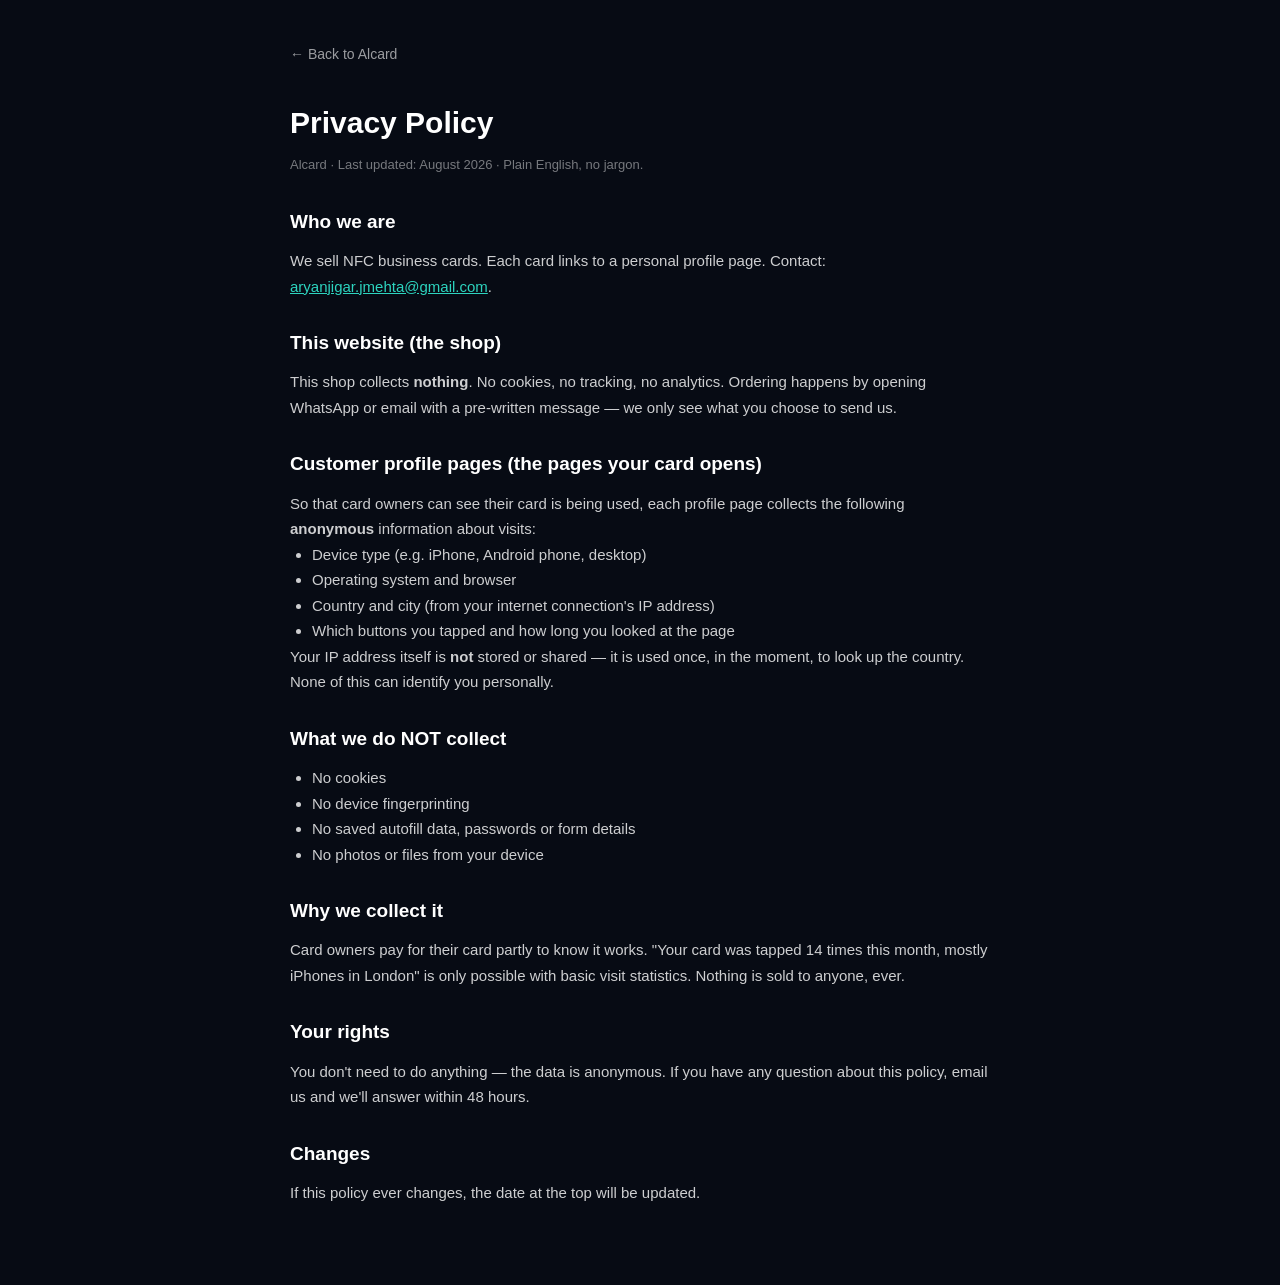
<file: privacy.html>
<!DOCTYPE html>
<html lang="en">
<head>
    <meta charset="UTF-8">
    <meta name="viewport" content="width=device-width, initial-scale=1.0">
    <title>Privacy Policy — Alcard</title>
    <meta name="robots" content="index, follow">
    <link rel="canonical" href="https://aryoluke.github.io/alcard-shop/privacy.html">
    <meta name="theme-color" content="#070B14">
    <style>
        * { margin: 0; padding: 0; box-sizing: border-box; }
        body {
            font-family: -apple-system, BlinkMacSystemFont, 'Segoe UI', Roboto, Oxygen, Ubuntu, Cantarell, sans-serif;
            background: #070B14; color: #fff; line-height: 1.7; padding: 40px 20px 80px;
        }
        .wrap { max-width: 700px; margin: 0 auto; }
        a { color: #2DD4BF; }
        h1 { font-size: 30px; margin-bottom: 6px; }
        .updated { color: rgba(255,255,255,0.45); font-size: 13px; margin-bottom: 30px; }
        h2 { font-size: 19px; margin: 28px 0 10px; }
        p, li { font-size: 15px; color: rgba(255,255,255,0.8); }
        ul { padding-left: 22px; }
        .back { display: inline-block; margin-bottom: 30px; color: rgba(255,255,255,0.6); font-size: 14px; text-decoration: none; }
    </style>
</head>
<body>
    <div class="wrap">
        <a class="back" href="index.html">← Back to Alcard</a>
        <h1>Privacy Policy</h1>
        <div class="updated">Alcard · Last updated: August 2026 · Plain English, no jargon.</div>

        <h2>Who we are</h2>
        <p>We sell NFC business cards. Each card links to a personal profile page.
        Contact: <a href="mailto:aryanjigar.jmehta@gmail.com">aryanjigar.jmehta@gmail.com</a>.</p>

        <h2>This website (the shop)</h2>
        <p>This shop collects <strong>nothing</strong>. No cookies, no tracking, no analytics.
        Ordering happens by opening WhatsApp or email with a pre-written message — we only see
        what you choose to send us.</p>

        <h2>Customer profile pages (the pages your card opens)</h2>
        <p>So that card owners can see their card is being used, each profile page collects
        the following <strong>anonymous</strong> information about visits:</p>
        <ul>
            <li>Device type (e.g. iPhone, Android phone, desktop)</li>
            <li>Operating system and browser</li>
            <li>Country and city (from your internet connection's IP address)</li>
            <li>Which buttons you tapped and how long you looked at the page</li>
        </ul>
        <p>Your IP address itself is <strong>not</strong> stored or shared — it is used once, in the
        moment, to look up the country. None of this can identify you personally.</p>

        <h2>What we do NOT collect</h2>
        <ul>
            <li>No cookies</li>
            <li>No device fingerprinting</li>
            <li>No saved autofill data, passwords or form details</li>
            <li>No photos or files from your device</li>
        </ul>

        <h2>Why we collect it</h2>
        <p>Card owners pay for their card partly to know it works. "Your card was tapped 14 times
        this month, mostly iPhones in London" is only possible with basic visit statistics.
        Nothing is sold to anyone, ever.</p>

        <h2>Your rights</h2>
        <p>You don't need to do anything — the data is anonymous. If you have any question about
        this policy, email us and we'll answer within 48 hours.</p>

        <h2>Changes</h2>
        <p>If this policy ever changes, the date at the top will be updated.</p>
    </div>
</body>
</html>
</file>
<file: style.css>
/* ============================================================
   Alcard — shared design system for the whole shop
   Dark ink + emerald. Layered glow backdrop, grid texture,
   scroll-reveal animations. All legacy class contracts kept.
   ============================================================ */

:root {
    --bg: #070B14;
    --bg-soft: #0C1322;
    --bg-card: #0F1729;
    --ink: #0B1222;
    --line: rgba(255, 255, 255, 0.09);
    --line-strong: rgba(255, 255, 255, 0.16);
    --text: #F4F7FB;
    --muted: rgba(244, 247, 251, 0.62);
    --dim: rgba(244, 247, 251, 0.42);
    --accent: #2DD4BF;
    --accent-2: #10B981;
    --grad: linear-gradient(120deg, #2DD4BF 0%, #10B981 100%);
    --whatsapp: #25D366;
    --radius: 16px;
    --font: 'Inter', -apple-system, BlinkMacSystemFont, 'Segoe UI', Roboto, sans-serif;
}

* { margin: 0; padding: 0; box-sizing: border-box; }
html { scroll-behavior: smooth; }
body {
    font-family: var(--font);
    background: var(--bg);
    color: var(--text);
    line-height: 1.6;
    -webkit-font-smoothing: antialiased;
    overflow-x: hidden;
    position: relative;
}
::selection { background: rgba(45, 212, 191, 0.3); }
img, svg { display: inline-block; }
a { -webkit-tap-highlight-color: transparent; }

/* layered background: emerald glows + faint grid */
body::before {
    content: "";
    position: fixed; inset: 0; z-index: -2; pointer-events: none;
    background:
        radial-gradient(760px 480px at 12% -8%, rgba(45, 212, 191, 0.13), transparent 65%),
        radial-gradient(820px 560px at 105% 12%, rgba(16, 185, 129, 0.09), transparent 62%),
        radial-gradient(720px 600px at 50% 118%, rgba(45, 212, 191, 0.08), transparent 65%),
        var(--bg);
}
body::after {
    content: "";
    position: fixed; inset: 0; z-index: -1; pointer-events: none;
    background-image:
        linear-gradient(rgba(255, 255, 255, 0.022) 1px, transparent 1px),
        linear-gradient(90deg, rgba(255, 255, 255, 0.022) 1px, transparent 1px);
    background-size: 46px 46px;
    mask-image: radial-gradient(ellipse 100% 65% at 50% 0%, black, transparent 78%);
    -webkit-mask-image: radial-gradient(ellipse 100% 65% at 50% 0%, black, transparent 78%);
}

.container { max-width: 1120px; margin: 0 auto; padding: 0 24px; }

/* ============ Announcement bar ============ */
.announce {
    background: var(--grad);
    color: #05211C;
    text-align: center;
    font-size: 13px;
    font-weight: 700;
    padding: 9px 16px;
    letter-spacing: 0.2px;
    position: relative;
    z-index: 60;
}
.announce span { font-weight: 500; }

/* ============ Nav ============ */
nav {
    position: sticky; top: 0; z-index: 50;
    background: rgba(7, 11, 20, 0.78);
    backdrop-filter: blur(16px);
    -webkit-backdrop-filter: blur(16px);
    border-bottom: 1px solid transparent;
    transition: border-color 0.25s ease, background 0.25s ease;
}
nav.scrolled { border-bottom-color: var(--line); background: rgba(7, 11, 20, 0.9); }
.nav-inner { display: flex; align-items: center; justify-content: space-between; padding: 13px 24px; max-width: 1120px; margin: 0 auto; gap: 16px; }
.logo { font-size: 21px; font-weight: 800; letter-spacing: -0.3px; text-decoration: none; color: var(--text); display: flex; align-items: center; gap: 9px; }
.logo .logo-mark { width: 26px; height: 26px; flex-shrink: 0; filter: drop-shadow(0 0 10px rgba(45, 212, 191, 0.35)); }
.logo .logo-img { height: 26px; width: auto; flex-shrink: 0; filter: drop-shadow(0 0 12px rgba(45, 212, 191, 0.28)); }
.logo:hover { color: var(--accent); }
.nav-links { display: flex; align-items: center; gap: 26px; }
.nav-links a { color: var(--muted); text-decoration: none; font-size: 14px; font-weight: 500; transition: color 0.15s; padding: 4px 2px; position: relative; }
.nav-links a::after {
    content: ""; position: absolute; left: 2px; right: 2px; bottom: -2px; height: 2px;
    background: var(--grad); border-radius: 2px;
    transform: scaleX(0); transform-origin: left; transition: transform 0.2s ease;
}
.nav-links a:hover { color: var(--text); }
.nav-links a:hover::after { transform: scaleX(1); }
.nav-links a.active { color: var(--accent); }
.nav-links a.active::after { transform: scaleX(1); }
.nav-actions { display: flex; align-items: center; gap: 10px; }
.menu-btn {
    display: none; flex-direction: column; align-items: center; justify-content: center; gap: 4.5px;
    width: 40px; height: 40px; flex-shrink: 0;
    background: rgba(255, 255, 255, 0.04); border: 1px solid var(--line-strong); border-radius: 10px;
    cursor: pointer; padding: 0;
}
.menu-btn span { display: block; width: 17px; height: 2px; background: var(--text); border-radius: 2px; transition: transform 0.25s ease, opacity 0.2s ease; }
.menu-btn.open span:nth-child(1) { transform: translateY(6.5px) rotate(45deg); }
.menu-btn.open span:nth-child(2) { opacity: 0; }
.menu-btn.open span:nth-child(3) { transform: translateY(-6.5px) rotate(-45deg); }
section[id] { scroll-margin-top: 92px; }

/* ============ Buttons ============ */
.btn {
    display: inline-flex; align-items: center; justify-content: center; gap: 8px;
    background: var(--grad); color: #05211C; font-weight: 800;
    padding: 13px 26px; border-radius: 12px; text-decoration: none;
    font-size: 15px; border: none; cursor: pointer;
    transition: transform 0.15s ease, box-shadow 0.15s ease, filter 0.15s ease;
    box-shadow: 0 8px 24px rgba(45, 212, 191, 0.25);
}
.btn:hover { transform: translateY(-2px); filter: brightness(1.06); box-shadow: 0 12px 32px rgba(45, 212, 191, 0.38); }
.btn:focus-visible, a:focus-visible, button:focus-visible, summary:focus-visible, select:focus-visible, input:focus-visible, textarea:focus-visible { outline: 2px solid var(--accent); outline-offset: 3px; }
.btn.ghost { background: rgba(255, 255, 255, 0.03); color: var(--text); border: 1px solid var(--line-strong); box-shadow: none; font-weight: 600; }
.btn.ghost:hover { border-color: rgba(45, 212, 191, 0.6); color: var(--accent); box-shadow: none; filter: none; }
.btn.small { padding: 9px 18px; font-size: 13.5px; border-radius: 10px; }
.btn.whatsapp { background: var(--whatsapp); box-shadow: 0 8px 24px rgba(37, 211, 102, 0.25); }
.pay-row { display: grid; grid-template-columns: 1fr 1fr; gap: 12px; margin-top: 20px; }
.pay-row .btn { width: 100%; padding: 15px 14px; font-size: 14.5px; white-space: nowrap; }
.pay-row .btn.whatsapp { grid-column: 1 / -1; font-size: 16px; padding: 17px; }
.pay-row .btn.pay { background: #fff; color: #05211C; box-shadow: 0 8px 24px rgba(255, 255, 255, 0.08); }
.pay-row .btn.pay:hover { filter: brightness(0.97); box-shadow: 0 12px 30px rgba(255, 255, 255, 0.14); }
.pay-row .btn.pay svg { flex-shrink: 0; }
@media (max-width: 560px) {
    .pay-row { grid-template-columns: 1fr; }
    .pay-row .btn.whatsapp { grid-column: 1; }
}

/* ============ Page header (subpages) ============ */
.page-head { padding: 76px 0 42px; text-align: center; }
.page-head .kicker { justify-content: center; }
.page-head h1 { font-size: clamp(2.1rem, 4.5vw, 3rem); letter-spacing: -0.03em; font-weight: 900; margin-bottom: 14px; }
.page-head p { color: var(--muted); max-width: 560px; margin: 0 auto; font-size: 16.5px; }

/* ============ Hero (home) ============ */
.hero { position: relative; padding: 88px 0 64px; }
.hero-grid { display: grid; grid-template-columns: 1.05fr 0.95fr; gap: 48px; align-items: center; }
.kicker {
    display: inline-flex; align-items: center; gap: 8px;
    background: rgba(45, 212, 191, 0.1); border: 1px solid rgba(45, 212, 191, 0.3);
    color: var(--accent); font-size: 13px; font-weight: 700;
    padding: 7px 14px; border-radius: 100px; margin-bottom: 22px; letter-spacing: 0.2px;
}
.kicker .pulse { width: 7px; height: 7px; border-radius: 50%; background: var(--accent); animation: blink 2s infinite; box-shadow: 0 0 10px rgba(45, 212, 191, 0.9); }
@keyframes blink { 0%, 100% { opacity: 1; } 50% { opacity: 0.25; } }
h1 { font-size: clamp(2.5rem, 5vw, 3.7rem); line-height: 1.08; letter-spacing: -0.035em; font-weight: 900; margin-bottom: 20px; }
h1 .grad { background: var(--grad); -webkit-background-clip: text; background-clip: text; color: transparent; }
.hero-sub { font-size: 18px; color: var(--muted); max-width: 520px; margin-bottom: 30px; }
.hero-sub strong { color: var(--text); font-weight: 600; }
.hero-ctas { display: flex; gap: 14px; flex-wrap: wrap; margin-bottom: 26px; }
.hero-trust { display: flex; flex-wrap: wrap; gap: 18px; color: var(--dim); font-size: 13.5px; font-weight: 500; }
.hero-trust span { display: inline-flex; align-items: center; gap: 7px; }
.hero-trust svg { width: 15px; height: 15px; stroke: var(--accent); }

/* ============ Phone + card demo ============ */
.stage { position: relative; width: 100%; max-width: 400px; margin: 0 auto; }
.stage::before {
    content: ""; position: absolute; inset: 6% -6% -4%; z-index: -1;
    background: radial-gradient(60% 55% at 50% 40%, rgba(45, 212, 191, 0.16), transparent 70%);
    filter: blur(10px);
}
.phone {
    width: 240px; height: 480px; margin: 0 auto;
    background: linear-gradient(165deg, #1B2438, #0D1424 60%);
    border: 2px solid #2A3556;
    border-radius: 44px;
    padding: 12px;
    box-shadow: 0 40px 90px rgba(0, 0, 0, 0.55), 0 0 0 1px rgba(255, 255, 255, 0.04) inset;
    position: relative;
}
.phone .notch { width: 92px; height: 24px; background: #060A12; border-radius: 100px; margin: 2px auto 10px; }
.screen {
    background: linear-gradient(180deg, #0E1830 0%, #101B33 55%, #12203A 100%);
    border-radius: 32px; height: 424px; padding: 20px 16px; text-align: center;
    position: relative; overflow: hidden;
}
.screen::after { content: ""; position: absolute; inset: 0; background: radial-gradient(120% 60% at 50% 0%, rgba(45,212,191,0.12), transparent 60%); pointer-events: none; }
.screen .time { font-size: 11px; color: var(--dim); font-weight: 600; margin-bottom: 12px; }
.screen .ava {
    width: 74px; height: 74px; border-radius: 50%; margin: 0 auto 10px;
    background: var(--grad) center/cover;
    color: #05211C; font-weight: 900; font-size: 26px;
    display: flex; align-items: center; justify-content: center;
    box-shadow: 0 8px 26px rgba(45, 212, 191, 0.35);
    border: 2px solid rgba(255, 255, 255, 0.12);
    overflow: hidden;
}
.screen .ava img { width: 100%; height: 100%; object-fit: cover; }
.screen .nm { font-weight: 800; font-size: 17px; letter-spacing: -0.01em; }
.screen .st { font-size: 11.5px; color: var(--accent); font-weight: 600; margin: 2px 0 14px; }
.screen .row { display: flex; gap: 6px; margin-bottom: 6px; }
.screen .chip {
    flex: 1; background: rgba(255, 255, 255, 0.06); border: 1px solid rgba(255, 255, 255, 0.1);
    border-radius: 10px; padding: 10px 4px; font-size: 10.5px; color: var(--muted); font-weight: 500;
}
.screen .chip b { display: block; font-size: 10px; color: var(--text); font-weight: 700; }
.screen .save {
    margin-top: 12px; background: var(--grad); color: #05211C; font-weight: 800; font-size: 13px;
    border-radius: 12px; padding: 13px; letter-spacing: 0.2px;
    box-shadow: 0 10px 26px rgba(45, 212, 191, 0.3);
}
.tap-ring { position: absolute; right: -34px; top: 96px; width: 62px; height: 62px; border-radius: 50%; border: 2px solid rgba(45, 212, 191, 0.55); opacity: 0; }
.tap-ring.r2 { animation: ring 3.2s ease-out 0s infinite; }
.tap-ring.r3 { animation: ring 3.2s ease-out 1.1s infinite; }
.tap-ring.r4 { animation: ring 3.2s ease-out 2.2s infinite; }
@keyframes ring {
    0% { transform: scale(0.35); opacity: 0.8; }
    70% { opacity: 0; }
    100% { transform: scale(1.35); opacity: 0; }
}
.tap-card {
    position: absolute; left: 0; top: 118px; width: 150px; height: 92px;
    background: linear-gradient(135deg, #12203A, #0B1222);
    border: 1px solid rgba(45, 212, 191, 0.5);
    border-radius: 14px; padding: 13px;
    box-shadow: 0 18px 40px rgba(0, 0, 0, 0.5);
    animation: tap 4.4s ease-in-out infinite;
    z-index: 2;
}
@keyframes tap {
    0%, 14% { transform: translate(0, 0) rotate(-5deg); }
    30%, 52% { transform: translate(212px, -34px) rotate(3deg); }
    66%, 100% { transform: translate(0, 0) rotate(-5deg); }
}
.tap-card .tc-logo { font-size: 11px; font-weight: 900; letter-spacing: -0.01em; color: var(--accent); display: flex; align-items: center; gap: 5px; }
.tap-card .tc-logo img { height: 12px; width: auto; }
.tap-card .tc-name { font-size: 12px; font-weight: 800; margin-top: 9px; letter-spacing: -0.01em; }
.tap-card .tc-role { font-size: 9px; color: var(--muted); }
.tap-card .tc-nfc { margin-top: 9px; display: flex; align-items: center; justify-content: space-between; }
.tap-card .tc-nfc svg { width: 20px; height: 14px; stroke: var(--accent); }
.tap-card .tc-nfc span { font-size: 8.5px; font-weight: 700; color: var(--dim); letter-spacing: 1.5px; }
.float-note {
    position: absolute; left: -8px; top: 0;
    background: rgba(45, 212, 191, 0.1); border: 1px solid rgba(45, 212, 191, 0.3);
    color: var(--accent); font-size: 12px; font-weight: 700;
    padding: 7px 12px; border-radius: 100px;
    animation: floaty 5s ease-in-out infinite;
}
@keyframes floaty { 0%, 100% { transform: translateY(0); } 50% { transform: translateY(-6px); } }

/* ============ Sections ============ */
section { padding: 84px 0; }
.eyebrow { text-align: center; font-size: 12.5px; font-weight: 800; letter-spacing: 2.5px; color: var(--accent); text-transform: uppercase; margin-bottom: 12px; }
h2 { text-align: center; font-size: clamp(1.8rem, 3.4vw, 2.5rem); letter-spacing: -0.03em; font-weight: 900; line-height: 1.15; margin-bottom: 14px; }
.sub { text-align: center; color: var(--muted); max-width: 600px; margin: 0 auto 52px; font-size: 16px; }

/* ============ Scroll reveal ============ */
/* Only hide content when scripting is available — SEO/crawler and no-JS safe. */
@media (scripting: enabled) {
    .reveal { opacity: 0; transform: translateY(20px); transition: opacity 0.6s ease, transform 0.6s cubic-bezier(0.2, 0.65, 0.35, 1); }
    .reveal.in { opacity: 1; transform: translateY(0); }
}
@media (prefers-reduced-motion: reduce) {
    .reveal { opacity: 1; transform: none; transition: none; }
    html { scroll-behavior: auto; }
    .tap-card, .tap-ring, .float-note, .kicker .pulse, .status .dot, .cursor, .phone .notch { animation: none !important; }
    .tap-ring { display: none; }
    .step:hover, .plan:hover, .inc:hover, .addon:hover, .btn:hover, .action:hover, .soc:hover { transform: none; }
}

/* ============ Accessibility helpers ============ */
.skip-link {
    position: absolute; left: -999px; top: 0; z-index: 100;
    background: var(--accent); color: #05211C; font-weight: 700;
    padding: 10px 18px; border-radius: 0 0 12px 0; text-decoration: none;
}
.skip-link:focus { left: 0; }
:focus { outline: none; }
.menu-btn:focus-visible, .btn:focus-visible, a:focus-visible, button:focus-visible, summary:focus-visible, select:focus-visible, input:focus-visible, textarea:focus-visible { outline: 2px solid var(--accent); outline-offset: 3px; }

/* ============ How it works ============ */
.steps { display: grid; grid-template-columns: repeat(3, 1fr); gap: 20px; }
.step {
    background: var(--bg-card); border: 1px solid var(--line); border-radius: var(--radius);
    padding: 30px 26px; position: relative; transition: transform 0.2s ease, border-color 0.2s ease, box-shadow 0.2s ease;
}
.step:hover { transform: translateY(-4px); border-color: rgba(45, 212, 191, 0.4); box-shadow: 0 20px 50px rgba(0, 0, 0, 0.35); }
.step .num {
    width: 44px; height: 44px; border-radius: 12px; background: var(--grad);
    color: #05211C; font-weight: 900; font-size: 18px;
    display: flex; align-items: center; justify-content: center; margin-bottom: 18px;
    box-shadow: 0 8px 20px rgba(45, 212, 191, 0.3);
}
.step h3 { font-size: 18px; letter-spacing: -0.02em; margin-bottom: 8px; }
.step p { font-size: 14.5px; color: var(--muted); }
.step .time { position: absolute; top: 26px; right: 24px; font-size: 12px; font-weight: 700; color: var(--accent); background: rgba(45,212,191,0.1); padding: 4px 10px; border-radius: 100px; }

/* ============ Product tiers ============ */
.plans { display: grid; grid-template-columns: repeat(auto-fit, minmax(235px, 1fr)); gap: 20px; align-items: stretch; }
.plan {
    background: var(--bg-card); border: 1px solid var(--line); border-radius: 20px;
    padding: 32px 26px 26px; display: flex; flex-direction: column; position: relative;
    transition: transform 0.2s ease, border-color 0.2s ease, box-shadow 0.2s ease;
}
.plan:hover { transform: translateY(-4px); border-color: rgba(45, 212, 191, 0.35); box-shadow: 0 24px 60px rgba(0, 0, 0, 0.4); }
.plan .ribbon {
    position: absolute; top: -13px; left: 50%; transform: translateX(-50%);
    background: var(--grad); color: #05211C; font-size: 11.5px; font-weight: 800;
    padding: 5px 14px; border-radius: 100px; letter-spacing: 0.6px; text-transform: uppercase;
    white-space: nowrap; box-shadow: 0 6px 18px rgba(45, 212, 191, 0.4);
}
.plan .tag { font-size: 12px; font-weight: 800; letter-spacing: 1.6px; text-transform: uppercase; color: var(--dim); margin-bottom: 8px; }
.plan h3 { font-size: 21px; letter-spacing: -0.02em; margin-bottom: 2px; }
.plan .desc { font-size: 13.5px; color: var(--muted); margin-bottom: 18px; }
.plan .price { font-size: 38px; font-weight: 900; letter-spacing: -0.03em; }
.plan .price small { font-size: 13px; font-weight: 500; color: var(--dim); }
.plan .vs { display: inline-flex; align-items: center; gap: 6px; font-size: 12.5px; color: var(--muted); margin-top: 2px; }
.plan .vs s { color: var(--dim); }
.plan ul { list-style: none; margin: 22px 0 24px; flex-grow: 1; }
.plan li { font-size: 14px; color: var(--muted); padding: 6px 0; display: flex; gap: 10px; align-items: flex-start; }
.plan li svg { width: 16px; height: 16px; stroke: var(--accent); flex-shrink: 0; margin-top: 3px; }
.plan .btn { width: 100%; }
.plan.popular { border-color: rgba(45, 212, 191, 0.55); box-shadow: 0 0 50px rgba(45, 212, 191, 0.12); background: linear-gradient(180deg, rgba(45,212,191,0.06), var(--bg-card) 40%); }
.plan.popular .tag { color: var(--accent); }

/* ============ Add-ons ============ */
.addons { display: grid; grid-template-columns: repeat(3, 1fr); gap: 20px; }
.addon { background: var(--bg-card); border: 1px solid var(--line); border-radius: var(--radius); padding: 26px; text-align: center; transition: transform 0.2s ease, border-color 0.2s ease; }
.addon:hover { transform: translateY(-4px); border-color: rgba(45, 212, 191, 0.4); }
.addon .a-price { font-size: 26px; font-weight: 900; color: var(--accent); margin-bottom: 6px; letter-spacing: -0.02em; }
.addon .a-price small { font-size: 13px; color: var(--dim); font-weight: 500; }
.addon h4 { font-size: 15.5px; margin-bottom: 6px; }
.addon p { font-size: 13px; color: var(--muted); }

/* ============ Compare table ============ */
.compare-wrap { border: 1px solid var(--line); border-radius: 20px; overflow: hidden; background: var(--bg-card); max-width: 900px; margin: 0 auto; }
table { width: 100%; border-collapse: collapse; font-size: 14.5px; }
th, td { padding: 15px 20px; text-align: left; border-bottom: 1px solid var(--line); }
tr:last-child th, tr:last-child td { border-bottom: none; }
thead th { font-size: 13px; letter-spacing: 0.4px; text-transform: uppercase; color: var(--dim); font-weight: 700; background: rgba(255, 255, 255, 0.02); }
thead th.col-alcard { color: var(--accent); }
td:first-child { color: var(--muted); }
.col-alcard { background: rgba(45, 212, 191, 0.05); }
.yes { color: var(--accent); font-weight: 700; }
.no { color: var(--dim); }
.col-alcard .yes { font-weight: 800; }

/* ============ Includes grid ============ */
.inc-grid { display: grid; grid-template-columns: repeat(3, 1fr); gap: 20px; }
.inc { background: var(--bg-card); border: 1px solid var(--line); border-radius: var(--radius); padding: 26px; transition: border-color 0.2s ease, transform 0.2s ease; }
.inc:hover { border-color: rgba(45, 212, 191, 0.35); transform: translateY(-3px); }
.inc svg { width: 26px; height: 26px; stroke: var(--accent); margin-bottom: 14px; }
.inc h4 { font-size: 16px; letter-spacing: -0.01em; margin-bottom: 6px; }
.inc p { font-size: 13.5px; color: var(--muted); }

/* ============ Guarantee band ============ */
.guarantee {
    background: linear-gradient(120deg, rgba(45,212,191,0.08), rgba(52,211,153,0.06));
    border: 1px solid rgba(45, 212, 191, 0.3); border-radius: 20px;
    padding: 40px; display: grid; grid-template-columns: repeat(3, 1fr); gap: 26px; text-align: center;
}
.guarantee .g svg { width: 30px; height: 30px; stroke: var(--accent); margin-bottom: 12px; }
.guarantee .g h4 { font-size: 15.5px; margin-bottom: 4px; }
.guarantee .g p { font-size: 13px; color: var(--muted); }

/* ============ Live demo section (home) ============ */
.demo-grid { display: grid; grid-template-columns: 0.9fr 1.1fr; gap: 56px; align-items: center; }
.demo-grid .kicker, .demo-grid h2, .demo-grid .sub { text-align: left; justify-content: flex-start; margin-left: 0; }
.demo-grid .sub { margin-bottom: 24px; }
.demo-list { list-style: none; margin: 22px 0 28px; }
.demo-list li { display: flex; gap: 12px; align-items: flex-start; padding: 7px 0; font-size: 15px; color: var(--muted); }
.demo-list li svg { width: 19px; height: 19px; stroke: var(--accent); flex-shrink: 0; margin-top: 4px; }
.demo-frame {
    position: relative; border-radius: 26px; padding: 14px;
    background: linear-gradient(160deg, rgba(45, 212, 191, 0.14), rgba(255, 255, 255, 0.03) 45%);
    border: 1px solid rgba(45, 212, 191, 0.28);
    box-shadow: 0 40px 100px rgba(0, 0, 0, 0.5);
}
.demo-frame .urlbar {
    display: flex; align-items: center; gap: 8px;
    background: var(--ink); border: 1px solid var(--line); border-radius: 12px;
    padding: 9px 14px; margin-bottom: 12px; font-size: 12.5px; color: var(--dim);
}
.demo-frame .urlbar .dots { display: flex; gap: 5px; }
.demo-frame .urlbar .dots span { width: 8px; height: 8px; border-radius: 50%; background: rgba(255,255,255,0.12); }
.demo-frame .urlbar code { margin-left: 8px; font-family: inherit; color: var(--muted); }
.demo-frame iframe {
    width: 100%; height: 640px; border: none; border-radius: 16px; background: var(--bg);
}
@media (max-width: 960px) {
    .demo-grid { grid-template-columns: 1fr; gap: 36px; }
    .demo-grid .kicker, .demo-grid h2, .demo-grid .sub { text-align: center; justify-content: center; margin-left: auto; margin-right: auto; }
    .demo-frame iframe { height: 560px; }
}

/* ============ Order form ============ */
.order-box {
    max-width: 660px; margin: 0 auto; background: var(--bg-card);
    border: 1px solid var(--line); border-radius: 22px; padding: 38px;
    box-shadow: 0 30px 80px rgba(0, 0, 0, 0.35);
}
label { display: block; font-size: 13.5px; font-weight: 600; color: var(--muted); margin: 18px 0 7px; }
label .req { color: var(--accent); }
label .hint { color: var(--dim); font-weight: 400; }
input[type="text"], select, textarea {
    width: 100%; background: rgba(255, 255, 255, 0.05); border: 1px solid var(--line-strong);
    border-radius: 12px; padding: 13px 15px; color: var(--text); font-size: 14.5px; font-family: inherit;
    transition: border-color 0.15s ease, background 0.15s ease;
}
input[type="text"]:focus, select:focus, textarea:focus { outline: none; border-color: var(--accent); background: rgba(255, 255, 255, 0.07); box-shadow: 0 0 0 3px rgba(45, 212, 191, 0.12); }
input::placeholder, textarea::placeholder { color: rgba(244, 247, 251, 0.3); }
select option { background: #0F1729; }
.qty-row { display: flex; align-items: center; gap: 14px; background: rgba(255, 255, 255, 0.05); border: 1px solid var(--line-strong); border-radius: 12px; padding: 12px 15px; }
.qty-row .q-name { flex: 1; font-size: 14px; color: var(--muted); }
.qty-row .q-name b { color: var(--text); font-weight: 600; }
.qty-row .q-price { color: var(--accent); font-weight: 700; font-size: 13.5px; white-space: nowrap; }
.qty { width: 64px; text-align: center; background: rgba(255,255,255,0.05); border: 1px solid var(--line-strong); border-radius: 10px; padding: 9px; color: var(--text); font-size: 14.5px; font-family: inherit; }
.qty:focus { outline: none; border-color: var(--accent); }
.tick { display: flex; align-items: center; gap: 12px; background: rgba(255, 255, 255, 0.05); border: 1px solid var(--line-strong); border-radius: 12px; padding: 14px 15px; cursor: pointer; }
.tick input { width: 18px; height: 18px; accent-color: var(--accent); flex-shrink: 0; }
.tick .t-name { flex: 1; font-size: 14px; color: var(--muted); }
.tick .t-name b { color: var(--text); font-weight: 600; }
.tick .t-price { color: var(--accent); font-weight: 700; font-size: 13.5px; }
.total-box {
    margin-top: 24px; background: rgba(45, 212, 191, 0.08); border: 1px solid rgba(45, 212, 191, 0.35);
    border-radius: 14px; padding: 18px 20px; display: flex; justify-content: space-between; align-items: center;
}
.total-box .t-label { font-size: 14px; color: var(--muted); font-weight: 600; }
.total-box .t-val { font-size: 28px; font-weight: 900; letter-spacing: -0.02em; color: var(--accent); }
.total-note { margin-top: 10px; font-size: 12.5px; color: var(--dim); text-align: right; }
.pay-note {
    margin-top: 14px; text-align: center; font-size: 12.5px; color: var(--dim);
    background: rgba(255, 255, 255, 0.04); border: 1px dashed var(--line-strong);
    border-radius: 10px; padding: 10px 14px;
}
.order-cta { margin-top: 20px; }
.order-cta .btn { width: 100%; padding: 16px; font-size: 16px; }
.order-cta small { display: block; text-align: center; margin-top: 12px; color: var(--dim); font-size: 12.5px; }
.order-cta .email-fallback { color: var(--muted); text-decoration: underline; }
.order-foot { display: flex; justify-content: center; gap: 22px; margin-top: 18px; font-size: 12.5px; color: var(--dim); flex-wrap: wrap; }
.order-foot span { display: inline-flex; align-items: center; gap: 6px; }
.order-foot svg { width: 14px; height: 14px; stroke: var(--accent); }

/* ============ FAQ ============ */
.faq-list { max-width: 760px; margin: 0 auto; }
details { background: var(--bg-card); border: 1px solid var(--line); border-radius: 14px; margin-bottom: 10px; overflow: hidden; transition: border-color 0.2s ease; }
details[open] { border-color: rgba(45, 212, 191, 0.35); }
summary {
    cursor: pointer; font-weight: 600; font-size: 15.5px; padding: 19px 22px;
    display: flex; justify-content: space-between; align-items: center; gap: 16px;
    list-style: none;
}
summary::-webkit-details-marker { display: none; }
summary .chev { transition: transform 0.2s ease; color: var(--accent); flex-shrink: 0; }
details[open] summary .chev { transform: rotate(45deg); }
details p { font-size: 14.5px; color: var(--muted); padding: 0 22px 20px; }

/* ============ Final CTA ============ */
.final-cta { text-align: center; padding: 30px 0 0; }
.final-cta h2 { margin-bottom: 10px; }
.final-cta p { color: var(--muted); margin-bottom: 28px; font-size: 16px; }

/* ============ Footer ============ */
footer { border-top: 1px solid var(--line); padding: 44px 24px 56px; margin-top: 40px; text-align: center; color: var(--dim); font-size: 13.5px; position: relative; }
footer::before {
    content: ""; position: absolute; top: -1px; left: 50%; transform: translateX(-50%);
    width: 220px; height: 1px; background: var(--grad); opacity: 0.6;
}
footer .logo { justify-content: center; margin-bottom: 12px; font-size: 18px; }
footer .logo img { height: 30px; width: auto; }
footer a { color: var(--muted); text-decoration: none; }
footer a:hover { color: var(--text); }
footer .f-links { display: flex; justify-content: center; gap: 26px; margin: 14px 0; flex-wrap: wrap; }
footer .f-note { font-size: 12.5px; color: rgba(244, 247, 251, 0.3); }

/* ============ Responsive ============ */
@media (max-width: 960px) {
    .hero-grid { grid-template-columns: 1fr; text-align: center; }
    .hero-sub { margin-left: auto; margin-right: auto; }
    .hero-ctas, .hero-trust { justify-content: center; }
    .stage { margin-top: 40px; }
    .steps, .plans, .inc-grid, .guarantee, .addons { grid-template-columns: 1fr; }
    .tap-card { left: 50%; margin-left: -190px; }
    .compare-wrap { overflow-x: auto; }
    table { min-width: 640px; }
    /* mobile menu: hamburger + slide-down panel */
    .nav-links {
        display: none; position: absolute; top: 100%; left: 0; right: 0;
        flex-direction: column; align-items: stretch; gap: 2px;
        background: rgba(7, 11, 20, 0.97); backdrop-filter: blur(18px); -webkit-backdrop-filter: blur(18px);
        border-bottom: 1px solid var(--line);
        padding: 10px 20px 16px; z-index: 49;
    }
    .nav-links.open { display: flex; }
    .nav-links a { width: 100%; padding: 12px 10px; font-size: 15.5px; border-radius: 10px; }
    .nav-links a:hover { background: rgba(255, 255, 255, 0.05); }
    .menu-btn { display: flex; }
}
@media (max-width: 640px) {
    body.has-cta { padding-bottom: 78px; }
}
.mobile-cta {
    display: none; position: fixed; left: 12px; right: 12px; bottom: 12px; z-index: 45;
    align-items: center; justify-content: center; gap: 8px;
    background: var(--grad); color: #05211C; font-weight: 800; font-size: 15.5px;
    padding: 15px; border-radius: 14px; text-decoration: none;
    box-shadow: 0 14px 36px rgba(0, 0, 0, 0.55), 0 4px 18px rgba(45, 212, 191, 0.35);
}
@media (max-width: 640px) {
    .mobile-cta { display: flex; }
}

/* ============================================================
   Alcard v2 — depth & polish layer (additive; v1 contracts kept)
   ============================================================ */

/* ---------- Aurora hero orbs ---------- */
.aurora { position: absolute; inset: 0; overflow: hidden; pointer-events: none; z-index: 0; }
.orb {
    position: absolute; border-radius: 50%; filter: blur(70px); opacity: 0.55;
    animation: drift 18s ease-in-out infinite alternate;
}
.orb.o1 { width: 420px; height: 420px; left: -120px; top: -140px; background: radial-gradient(circle, rgba(45,212,191,0.28), transparent 70%); }
.orb.o2 { width: 380px; height: 380px; right: -100px; top: 40px; background: radial-gradient(circle, rgba(16,185,129,0.22), transparent 70%); animation-delay: -6s; }
.orb.o3 { width: 300px; height: 300px; left: 38%; bottom: -160px; background: radial-gradient(circle, rgba(45,212,191,0.16), transparent 70%); animation-delay: -12s; }
@keyframes drift {
    0%   { transform: translate(0, 0) scale(1); }
    100% { transform: translate(46px, -34px) scale(1.14); }
}
.hero { position: relative; overflow: hidden; }
.hero .container { position: relative; z-index: 2; }

/* ---------- Floating hero chips ---------- */
.chip-float {
    position: absolute; z-index: 3; display: inline-flex; align-items: center; gap: 7px;
    background: rgba(15, 23, 41, 0.88); border: 1px solid var(--line-strong);
    backdrop-filter: blur(10px); -webkit-backdrop-filter: blur(10px);
    border-radius: 100px; padding: 8px 14px; font-size: 12.5px; font-weight: 700; color: var(--text);
    box-shadow: 0 14px 34px rgba(0, 0, 0, 0.45);
    animation: floaty 5.5s ease-in-out infinite;
}
.chip-float svg { width: 15px; height: 15px; stroke: var(--accent); }
.chip-float.cf-1 { right: -14px; top: 8%; animation-delay: -1.2s; }
.chip-float.cf-2 { left: -22px; bottom: 6%; animation-delay: -3.4s; }
.chip-float.cf-3 { right: 6px; bottom: -10px; animation-delay: -2.1s; }
@media (max-width: 520px) {
    .chip-float.cf-1 { right: 4px; top: 2%; }
    .chip-float.cf-2 { left: 4px; bottom: 10%; }
    .chip-float.cf-3 { display: none; }
}

/* ---------- Honest value stats ---------- */
.stats-row {
    display: grid; grid-template-columns: repeat(4, 1fr); gap: 16px; margin-top: 30px;
}
.stat {
    background: rgba(255, 255, 255, 0.03); border: 1px solid var(--line);
    border-radius: 14px; padding: 18px 14px; text-align: center;
}
.stat b { display: block; font-size: 24px; font-weight: 900; letter-spacing: -0.02em; color: var(--accent); }
.stat span { font-size: 12px; color: var(--dim); }
@media (max-width: 760px) { .stats-row { grid-template-columns: repeat(2, 1fr); } }

/* ---------- Professions marquee ---------- */
.marquee { overflow: hidden; padding: 26px 0; border-top: 1px solid var(--line); border-bottom: 1px solid var(--line); background: rgba(255,255,255,0.015); position: relative; }
.marquee-track {
    display: flex; gap: 44px; width: max-content;
    animation: scroll-x 36s linear infinite;
    mask-image: linear-gradient(90deg, transparent, black 12%, black 88%, transparent);
    -webkit-mask-image: linear-gradient(90deg, transparent, black 12%, black 88%, transparent);
}
.marquee-track span { font-size: 14.5px; font-weight: 600; color: var(--dim); white-space: nowrap; display: inline-flex; align-items: center; gap: 44px; }
.marquee-track span::after { content: "·"; color: var(--accent); font-weight: 900; }
@keyframes scroll-x { from { transform: translateX(0); } to { transform: translateX(-50%); } }
@media (prefers-reduced-motion: reduce) { .marquee-track { animation: none; flex-wrap: wrap; width: auto; } }

/* ---------- Use-case grid ---------- */
.use-grid { display: grid; grid-template-columns: repeat(3, 1fr); gap: 20px; }
.use-card {
    background: var(--bg-card); border: 1px solid var(--line); border-radius: var(--radius);
    padding: 28px 26px; transition: transform 0.2s ease, border-color 0.2s ease, box-shadow 0.2s ease;
    position: relative; overflow: hidden;
}
.use-card::before {
    content: ""; position: absolute; top: 0; left: 0; right: 0; height: 2px;
    background: var(--grad); opacity: 0; transition: opacity 0.2s ease;
}
.use-card:hover { transform: translateY(-4px); border-color: rgba(45, 212, 191, 0.4); box-shadow: 0 22px 54px rgba(0, 0, 0, 0.38); }
.use-card:hover::before { opacity: 1; }
.use-card .u-ico {
    width: 46px; height: 46px; border-radius: 13px; display: flex; align-items: center; justify-content: center;
    background: rgba(45, 212, 191, 0.1); border: 1px solid rgba(45, 212, 191, 0.25); margin-bottom: 16px;
}
.use-card .u-ico svg { width: 22px; height: 22px; stroke: var(--accent); }
.use-card h4 { font-size: 16.5px; letter-spacing: -0.01em; margin-bottom: 7px; }
.use-card p { font-size: 13.8px; color: var(--muted); margin-bottom: 14px; }
.use-card .u-tag { display: inline-block; font-size: 11.5px; font-weight: 700; color: var(--dim); background: rgba(255,255,255,0.04); border: 1px solid var(--line); padding: 4px 10px; border-radius: 100px; }

/* ---------- Story section ---------- */
.story-grid { display: grid; grid-template-columns: 1fr 1fr; gap: 48px; align-items: start; }
.story-grid .kicker, .story-grid h2, .story-grid .sub { text-align: left; justify-content: flex-start; margin-left: 0; }
.story-grid .sub { margin-bottom: 18px; }
.story-grid p { font-size: 15px; color: var(--muted); margin-bottom: 14px; }
.story-grid p strong { color: var(--text); }
.values { list-style: none; margin-top: 8px; }
.values li {
    display: flex; gap: 13px; align-items: flex-start; padding: 13px 0;
    border-bottom: 1px solid var(--line); font-size: 14.5px; color: var(--muted);
}
.values li:last-child { border-bottom: none; }
.values li b { color: var(--text); font-weight: 700; display: block; }
.values li svg { width: 20px; height: 20px; stroke: var(--accent); flex-shrink: 0; margin-top: 2px; }
.story-note {
    background: linear-gradient(135deg, rgba(45,212,191,0.1), rgba(255,255,255,0.03));
    border: 1px solid rgba(45,212,191,0.3); border-radius: 18px; padding: 26px; margin-top: 8px;
}
.story-note h4 { font-size: 15.5px; margin-bottom: 8px; }
.story-note p { font-size: 13.5px; margin-bottom: 0; }
@media (max-width: 900px) { .story-grid { grid-template-columns: 1fr; gap: 30px; } }

/* ---------- WhatsApp band ---------- */
.wa-band {
    background: linear-gradient(120deg, rgba(37, 211, 102, 0.1), rgba(37, 211, 102, 0.04));
    border: 1px solid rgba(37, 211, 102, 0.3); border-radius: 20px;
    padding: 34px 38px; display: flex; align-items: center; justify-content: space-between; gap: 24px; flex-wrap: wrap;
}
.wa-band h3 { font-size: 20px; letter-spacing: -0.02em; margin-bottom: 4px; }
.wa-band p { font-size: 14px; color: var(--muted); }
.wa-band .btn.whatsapp { background: var(--whatsapp); }

/* ---------- CSS card visuals (pricing tiers) ---------- */
.card-visual {
    width: 100%; max-width: 236px; aspect-ratio: 1.62; margin: 0 auto 22px;
    border-radius: 15px; padding: 15px; position: relative; overflow: hidden;
    display: flex; flex-direction: column; justify-content: space-between;
    box-shadow: 0 24px 50px rgba(0, 0, 0, 0.45);
    transition: transform 0.25s ease, box-shadow 0.25s ease;
}
.plan:hover .card-visual { transform: translateY(-3px) rotate(-1deg); box-shadow: 0 30px 60px rgba(0, 0, 0, 0.55); }
.card-visual .cv-top { display: flex; align-items: center; justify-content: space-between; }
.card-visual .cv-logo img { height: 15px; width: auto; background: rgba(7, 11, 20, 0.88); border-radius: 6px; padding: 3px 6px; }
.card-visual .cv-mid { }
.card-visual .cv-name { font-size: 16px; font-weight: 800; letter-spacing: -0.01em; line-height: 1.15; }
.card-visual .cv-role { font-size: 9.5px; opacity: 0.66; margin-top: 2px; }
.card-visual .cv-bottom { display: flex; align-items: center; justify-content: space-between; }
.card-visual .cv-domain { font-size: 8.5px; font-weight: 700; letter-spacing: 0.4px; padding: 3px 8px; border-radius: 100px; }
.card-visual .cv-nfc { display: flex; align-items: center; gap: 5px; }
.card-visual .cv-nfc svg { width: 22px; height: 15px; }
.card-visual .cv-nfc span { font-size: 8px; font-weight: 800; letter-spacing: 1.6px; opacity: 0.7; }
/* PVC */
.cv-pvc { background: linear-gradient(150deg, #FBF8F1, #E9E2D2); color: #101A2B; }
.cv-pvc .cv-logo img { filter: none; }
.cv-pvc .cv-nfc svg { stroke: #101A2B; }
.cv-pvc .cv-nfc span { color: #101A2B; }
/* Metal */
.cv-metal { background: linear-gradient(150deg, #E8ECF2, #B9C2CE 45%, #8E99A8); color: #0B1222; }
.cv-metal::after { content: ""; position: absolute; inset: 0; background: linear-gradient(115deg, rgba(255,255,255,0.5), transparent 40%); pointer-events: none; }
.cv-metal .cv-logo img { filter: none; }
.cv-metal .cv-nfc svg { stroke: #0B1222; }
.cv-metal .cv-nfc span { color: #0B1222; }
/* Premium (metal + domain chip) */
.cv-premium { background: linear-gradient(150deg, #E8ECF2, #B9C2CE 45%, #8E99A8); color: #0B1222; }
.cv-premium::after { content: ""; position: absolute; inset: 0; background: linear-gradient(115deg, rgba(255,255,255,0.5), transparent 40%); pointer-events: none; }
.cv-premium .cv-logo img { filter: none; }
.cv-premium .cv-domain { background: #05211C; color: #2DD4BF; }
.cv-premium .cv-nfc svg { stroke: #0B1222; }
.cv-premium .cv-nfc span { color: #0B1222; }
/* Custom (business) */
.cv-custom { background: linear-gradient(150deg, rgba(255,255,255,0.10), rgba(255,255,255,0.03)); border: 1.5px dashed var(--line-strong); }
.cv-custom .cv-logo img { opacity: 0.9; }
.cv-custom .cv-ph { font-size: 8.5px; font-weight: 800; letter-spacing: 1.6px; opacity: 0.6; text-align: center; border: 1.5px dashed rgba(255,255,255,0.35); border-radius: 8px; padding: 9px 6px; }
.cv-custom .cv-nfc svg { stroke: var(--accent); }
.cv-custom .cv-nfc span { color: var(--dim); }

/* ---------- Team quantity calculator ---------- */
.team-calc {
    max-width: 640px; margin: 0 auto; text-align: center;
    background: var(--bg-card); border: 1px solid var(--line); border-radius: 20px; padding: 30px;
}
.team-calc h3 { font-size: 17px; margin-bottom: 6px; }
.team-calc p { font-size: 13.5px; color: var(--muted); margin-bottom: 18px; }
.tc-row { display: flex; align-items: center; justify-content: center; gap: 16px; flex-wrap: wrap; }
.tc-row .stepper { display: inline-flex; align-items: center; background: rgba(255,255,255,0.05); border: 1px solid var(--line-strong); border-radius: 12px; }
.tc-row .st-btn {
    width: 42px; height: 44px; background: none; border: none; color: var(--text);
    font-size: 20px; font-weight: 700; cursor: pointer; border-radius: 10px;
}
.tc-row .st-btn:hover { background: rgba(45, 212, 191, 0.14); color: var(--accent); }
.tc-row .st-btn:disabled { opacity: 0.3; cursor: default; }
.tc-row input { width: 60px; text-align: center; background: transparent; border: none; color: var(--text); font-size: 17px; font-weight: 700; font-family: inherit; }
.tc-result { margin-top: 16px; font-size: 14.5px; color: var(--muted); min-height: 24px; }
.tc-result b { color: var(--accent); }
.tc-result .saved { color: var(--accent); font-weight: 700; }

/* ---------- Live card preview (order page) ---------- */
.live-card {
    width: 100%; max-width: 300px; aspect-ratio: 1.62; margin: 0 auto;
    border-radius: 18px; padding: 20px; position: relative; overflow: hidden;
    display: flex; flex-direction: column; justify-content: space-between;
    box-shadow: 0 30px 60px rgba(0, 0, 0, 0.5);
    transition: background 0.3s ease, color 0.3s ease;
}
.live-card.lc-pvc { background: linear-gradient(150deg, #FBF8F1, #E9E2D2); color: #101A2B; }
.live-card.lc-metal { background: linear-gradient(150deg, #E8ECF2, #B9C2CE 45%, #8E99A8); color: #0B1222; }
.live-card.lc-metal::after, .live-card.lc-premium::after { content: ""; position: absolute; inset: 0; background: linear-gradient(115deg, rgba(255,255,255,0.5), transparent 40%); pointer-events: none; }
.live-card.lc-premium { background: linear-gradient(150deg, #E8ECF2, #B9C2CE 45%, #8E99A8); color: #0B1222; }
.live-card .lc-top { display: flex; align-items: center; justify-content: space-between; position: relative; z-index: 1; }
.live-card .lc-logo img { height: 17px; width: auto; background: rgba(7, 11, 20, 0.88); border-radius: 6px; padding: 3px 6px; }
.live-card .lc-name { font-size: 19px; font-weight: 800; letter-spacing: -0.01em; line-height: 1.12; position: relative; z-index: 1; }
.live-card .lc-role { font-size: 11px; opacity: 0.66; margin-top: 3px; position: relative; z-index: 1; }
.live-card .lc-bottom { display: flex; align-items: center; justify-content: space-between; position: relative; z-index: 1; }
.live-card .lc-domain { font-size: 9px; font-weight: 700; letter-spacing: 0.4px; padding: 4px 9px; border-radius: 100px; background: #05211C; color: #2DD4BF; }
.live-card .lc-nfc { display: flex; align-items: center; gap: 6px; }
.live-card .lc-nfc svg { width: 26px; height: 17px; }
.live-card .lc-nfc span { font-size: 9px; font-weight: 800; letter-spacing: 1.8px; opacity: 0.7; }
.live-card .lc-empty { opacity: 0.38; font-style: italic; }
.preview-wrap { text-align: center; }
.preview-label { font-size: 12px; font-weight: 700; letter-spacing: 1.4px; text-transform: uppercase; color: var(--dim); margin-bottom: 14px; }

/* ---------- Itemized order summary ---------- */
.summary-box {
    margin-top: 24px; background: rgba(255, 255, 255, 0.03);
    border: 1px solid var(--line); border-radius: 14px; padding: 16px 20px;
}
.sum-row { display: flex; justify-content: space-between; align-items: baseline; gap: 12px; font-size: 13.5px; color: var(--muted); padding: 5px 0; }
.sum-row b { color: var(--text); font-weight: 600; }
.sum-row .sum-val { white-space: nowrap; font-weight: 600; color: var(--text); }
.sum-row.sum-free .sum-val { color: var(--accent); font-weight: 700; }
.sum-row.sum-total { border-top: 1px solid var(--line); margin-top: 8px; padding-top: 12px; font-size: 15px; }
.sum-row.sum-total b { font-size: 20px; font-weight: 900; letter-spacing: -0.02em; color: var(--accent); }
.sum-note { margin-top: 10px; font-size: 12px; color: var(--dim); }
.sum-note.team { color: var(--accent); font-weight: 600; }
.sum-row[hidden], .sum-note[hidden], .live-card .lc-domain[hidden] { display: none !important; }

/* ---------- Order grid (preview + form side by side) ---------- */
.order-grid { display: grid; grid-template-columns: 0.78fr 1.22fr; gap: 40px; align-items: start; }
.order-side { position: sticky; top: 100px; }
@media (max-width: 900px) { .order-grid { grid-template-columns: 1fr; } .order-side { position: static; } }

/* ---------- Qty steppers in order form ---------- */
.qty-row .stepper { display: inline-flex; align-items: center; background: rgba(255,255,255,0.05); border: 1px solid var(--line-strong); border-radius: 10px; flex-shrink: 0; }
.qty-row .st-btn { width: 34px; height: 38px; background: none; border: none; color: var(--text); font-size: 18px; font-weight: 700; cursor: pointer; border-radius: 8px; }
.qty-row .st-btn:hover { background: rgba(45, 212, 191, 0.14); color: var(--accent); }
.qty-row .st-btn:disabled { opacity: 0.3; cursor: default; }
.qty-row input.qty { width: 46px; background: transparent; border: none; padding: 0; font-weight: 700; }

/* ---------- Contact page ---------- */
.contact-grid { display: grid; grid-template-columns: repeat(auto-fit, minmax(240px, 1fr)); gap: 20px; max-width: 860px; margin: 0 auto; }
.c-card {
    background: var(--bg-card); border: 1px solid var(--line); border-radius: var(--radius);
    padding: 28px; text-align: center; transition: transform 0.2s ease, border-color 0.2s ease;
}
.c-card:hover { transform: translateY(-4px); border-color: rgba(45, 212, 191, 0.4); }
.c-card .c-ico { width: 48px; height: 48px; margin: 0 auto 14px; border-radius: 14px; background: rgba(45,212,191,0.1); border: 1px solid rgba(45,212,191,0.25); display: flex; align-items: center; justify-content: center; }
.c-card .c-ico svg { width: 22px; height: 22px; stroke: var(--accent); }
.c-card h4 { font-size: 16px; margin-bottom: 6px; }
.c-card p { font-size: 13.5px; color: var(--muted); margin-bottom: 12px; }
.c-card .btn { padding: 10px 20px; font-size: 13.5px; }

/* ---------- Prose pages (about / guarantee / privacy) ---------- */
.prose { max-width: 720px; margin: 0 auto; }
.prose h2 { text-align: left; font-size: 1.45rem; margin: 34px 0 10px; }
.prose p { font-size: 15px; color: var(--muted); margin-bottom: 13px; }
.prose p strong { color: var(--text); }
.prose ul, .prose ol { margin: 0 0 16px 22px; font-size: 15px; color: var(--muted); }
.prose li { margin-bottom: 7px; }
.prose .tag-line { font-size: 16.5px; color: var(--muted); margin-bottom: 26px; }
.prose .rule { border: none; border-top: 1px solid var(--line); margin: 30px 0; }
.prose a { color: var(--accent); font-weight: 600; text-decoration: none; }
.prose a:hover { text-decoration: underline; }
.about-meta { text-align: center; margin-bottom: 30px; }
.about-meta .kicker { justify-content: center; }
.about-meta h1 { margin-bottom: 14px; }
.about-meta p { color: var(--muted); max-width: 560px; margin: 0 auto; font-size: 16.5px; }

/* ---------- v2 reduced-motion guards ---------- */
@media (prefers-reduced-motion: reduce) {
    .orb, .chip-float, .card-visual, .live-card { animation: none !important; }
}

/* ---------- v3: 4-step strip + back-to-top ---------- */.steps.steps-4 { grid-template-columns: repeat(4, 1fr); }
@media (max-width: 960px) { .steps.steps-4 { grid-template-columns: repeat(2, 1fr); } }
@media (max-width: 520px) { .steps.steps-4 { grid-template-columns: 1fr; } }

.back-top {
    position: fixed; right: 18px; bottom: 84px; z-index: 60;
    width: 44px; height: 44px; border-radius: 50%;
    border: 1px solid var(--line-strong);
    background: rgba(7, 11, 20, 0.85); color: var(--text);
    display: flex; align-items: center; justify-content: center;
    cursor: pointer; opacity: 0; pointer-events: none;
    transform: translateY(8px); transition: opacity .25s, transform .25s;
    backdrop-filter: blur(6px);
}
.back-top svg { width: 18px; height: 18px; }
.back-top.show { opacity: 1; pointer-events: auto; transform: none; }
.back-top:hover { border-color: var(--accent); color: var(--accent); }
@media (max-width: 960px) { .back-top { bottom: 144px; } }
@media (min-width: 961px) { .back-top { bottom: 92px; } }
@media (prefers-reduced-motion: reduce) { .back-top { transition: none; } }

/* Floating WhatsApp bubble — real support channel on every page */
.wa-bubble {
    position: fixed; right: 18px; bottom: 84px; z-index: 61;
    width: 52px; height: 52px; border-radius: 50%;
    background: #25D366; color: #fff;
    display: flex; align-items: center; justify-content: center;
    box-shadow: 0 8px 24px rgba(37, 211, 102, 0.35);
    transition: transform .2s ease;
}
.wa-bubble svg { width: 26px; height: 26px; }
.wa-bubble:hover { transform: scale(1.06); }
.wa-bubble::after {
    content: ""; position: absolute; inset: 0; border-radius: 50%;
    border: 2px solid rgba(37, 211, 102, 0.55);
    animation: wa-ping 2.6s ease-out infinite;
    pointer-events: none;
}
@keyframes wa-ping { 0% { transform: scale(1); opacity: 1; } 75%, 100% { transform: scale(1.7); opacity: 0; } }
@media (min-width: 961px) { .wa-bubble { bottom: 24px; } }
@media (prefers-reduced-motion: reduce) { .wa-bubble, .wa-bubble::after { transition: none; animation: none; } }

/* ============================================================
   v4 — visual redesign pass
   Display type, richer glows, shimmering gradient, button shine,
   bento "included" grid, plan-card lift, 3D tilt support, counters
   ============================================================ */

:root { --font-display: 'Space Grotesk', 'Inter', -apple-system, sans-serif; }

/* ---- Display type across headings & key numbers ---- */
h1, h2, h3, h4, .kicker, .eyebrow, .num, .btn, .logo, .stat b,
.tc-name, .nm, .sum-total b, .t-val, .step h3 { font-family: var(--font-display); }
h1, h2, h3 { letter-spacing: -0.035em; }
.hero h1 { font-size: clamp(2.9rem, 6.2vw, 4.6rem); line-height: 1.04; }
.hero-sub { font-size: 18.5px; }
.page-head h1 { font-size: clamp(2.4rem, 5vw, 3.4rem); }

/* ---- Animated shimmer on gradient text ---- */
.grad {
    background: linear-gradient(120deg, #2DD4BF 0%, #34D399 40%, #22D3EE 75%, #2DD4BF 100%);
    background-size: 220% auto;
    -webkit-background-clip: text; background-clip: text;
    -webkit-text-fill-color: transparent; color: transparent;
    animation: grad-shift 5s linear infinite;
}
@keyframes grad-shift { to { background-position: 220% center; } }

/* ---- Richer ambient glow behind everything ---- */
body::before {
    background:
        radial-gradient(880px 540px at 12% -8%, rgba(45, 212, 191, 0.19), transparent 65%),
        radial-gradient(920px 620px at 105% 12%, rgba(16, 185, 129, 0.14), transparent 62%),
        radial-gradient(800px 660px at 50% 118%, rgba(45, 212, 191, 0.12), transparent 65%),
        var(--bg);
}

/* ---- Primary buttons: position for shine sweep ---- */
.btn { position: relative; overflow: hidden; }
.btn:not(.ghost)::after {
    content: ""; position: absolute; top: 0; left: -80%; width: 45%; height: 100%;
    background: linear-gradient(100deg, transparent, rgba(255, 255, 255, 0.38), transparent);
    transform: skewX(-20deg);
    animation: btn-shine 3.4s ease-in-out infinite;
    pointer-events: none;
}
@keyframes btn-shine { 0%, 55% { left: -80%; } 85%, 100% { left: 135%; } }
.btn:hover { transform: translateY(-3px) scale(1.015); box-shadow: 0 14px 38px rgba(45, 212, 191, 0.42); }

/* ---- Plan cards: gradient hairline + deeper hover glow ---- */
.plan::before {
    content: ""; position: absolute; top: 0; left: 0; right: 0; height: 3px;
    border-radius: 20px 20px 0 0;
    background: var(--grad); opacity: 0.45; transition: opacity 0.2s ease;
}
.plan:hover::before { opacity: 1; }
.plan:hover {
    transform: translateY(-7px);
    border-color: rgba(45, 212, 191, 0.45);
    box-shadow: 0 26px 60px rgba(0, 0, 0, 0.45), 0 0 0 1px rgba(45, 212, 191, 0.22), 0 0 44px rgba(45, 212, 191, 0.14);
}

/* ---- "Included" bento grid ---- */
.inc-grid .inc.wide { grid-column: span 2; }
.inc-grid .inc.full { grid-column: 1 / -1; display: grid; grid-template-columns: auto 1fr; grid-template-rows: auto auto; column-gap: 18px; align-items: center; }
.inc-grid .inc.full svg { grid-row: 1 / span 2; }
.inc-grid .inc.full h4 { margin-bottom: 0; }
.inc-grid .inc.full p { margin-bottom: 0; }
.inc:hover { transform: translateY(-4px); border-color: rgba(45, 212, 191, 0.4); box-shadow: 0 16px 40px rgba(0, 0, 0, 0.35); }
@media (max-width: 760px) {
    .inc-grid .inc.wide, .inc-grid .inc.full { grid-column: auto; display: block; }
}

/* ---- Stats: bigger display numbers ---- */
.stat b { font-size: 27px; }
.stat { position: relative; padding-bottom: 14px; }
.stat::after {
    content: ""; position: absolute; left: 50%; bottom: 0; width: 34px; height: 2px;
    transform: translateX(-50%);
    background: var(--grad); border-radius: 2px; opacity: 0.7;
}

/* ---- Marquee edge fade ---- */
.marquee::before, .marquee::after {
    content: ""; position: absolute; top: 0; bottom: 0; width: 110px; z-index: 3;
    pointer-events: none;
}
.marquee::before { left: 0; background: linear-gradient(90deg, var(--bg), transparent); }
.marquee::after { right: 0; background: linear-gradient(-90deg, var(--bg), transparent); }

/* ---- 3D tilt support for the hero tap card ---- */
.tap-card { will-change: transform; }
.tap-card.tilt { animation: none; transition: transform 0.12s ease; }

/* ---- Reduced-motion guards for v4 ---- */
@media (prefers-reduced-motion: reduce) {
    .grad, .btn::after { animation: none; }
}
</file>
